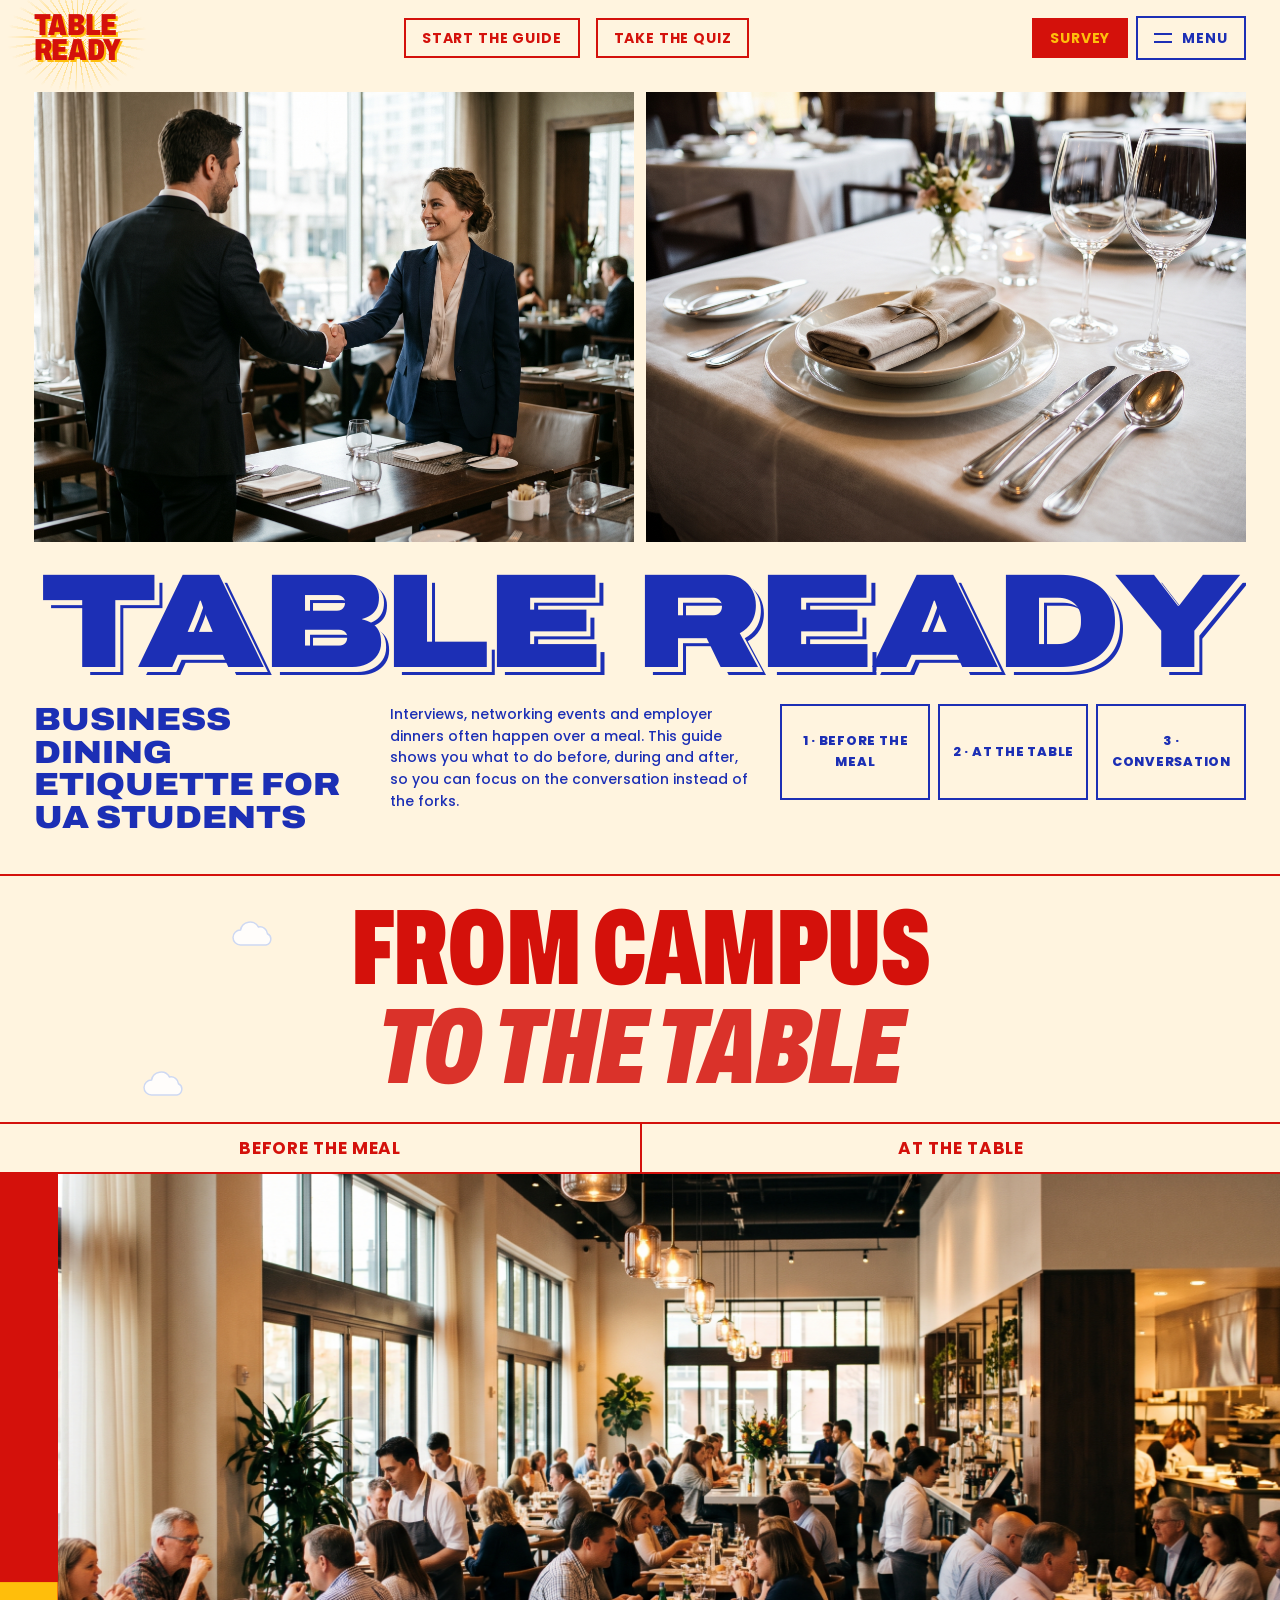
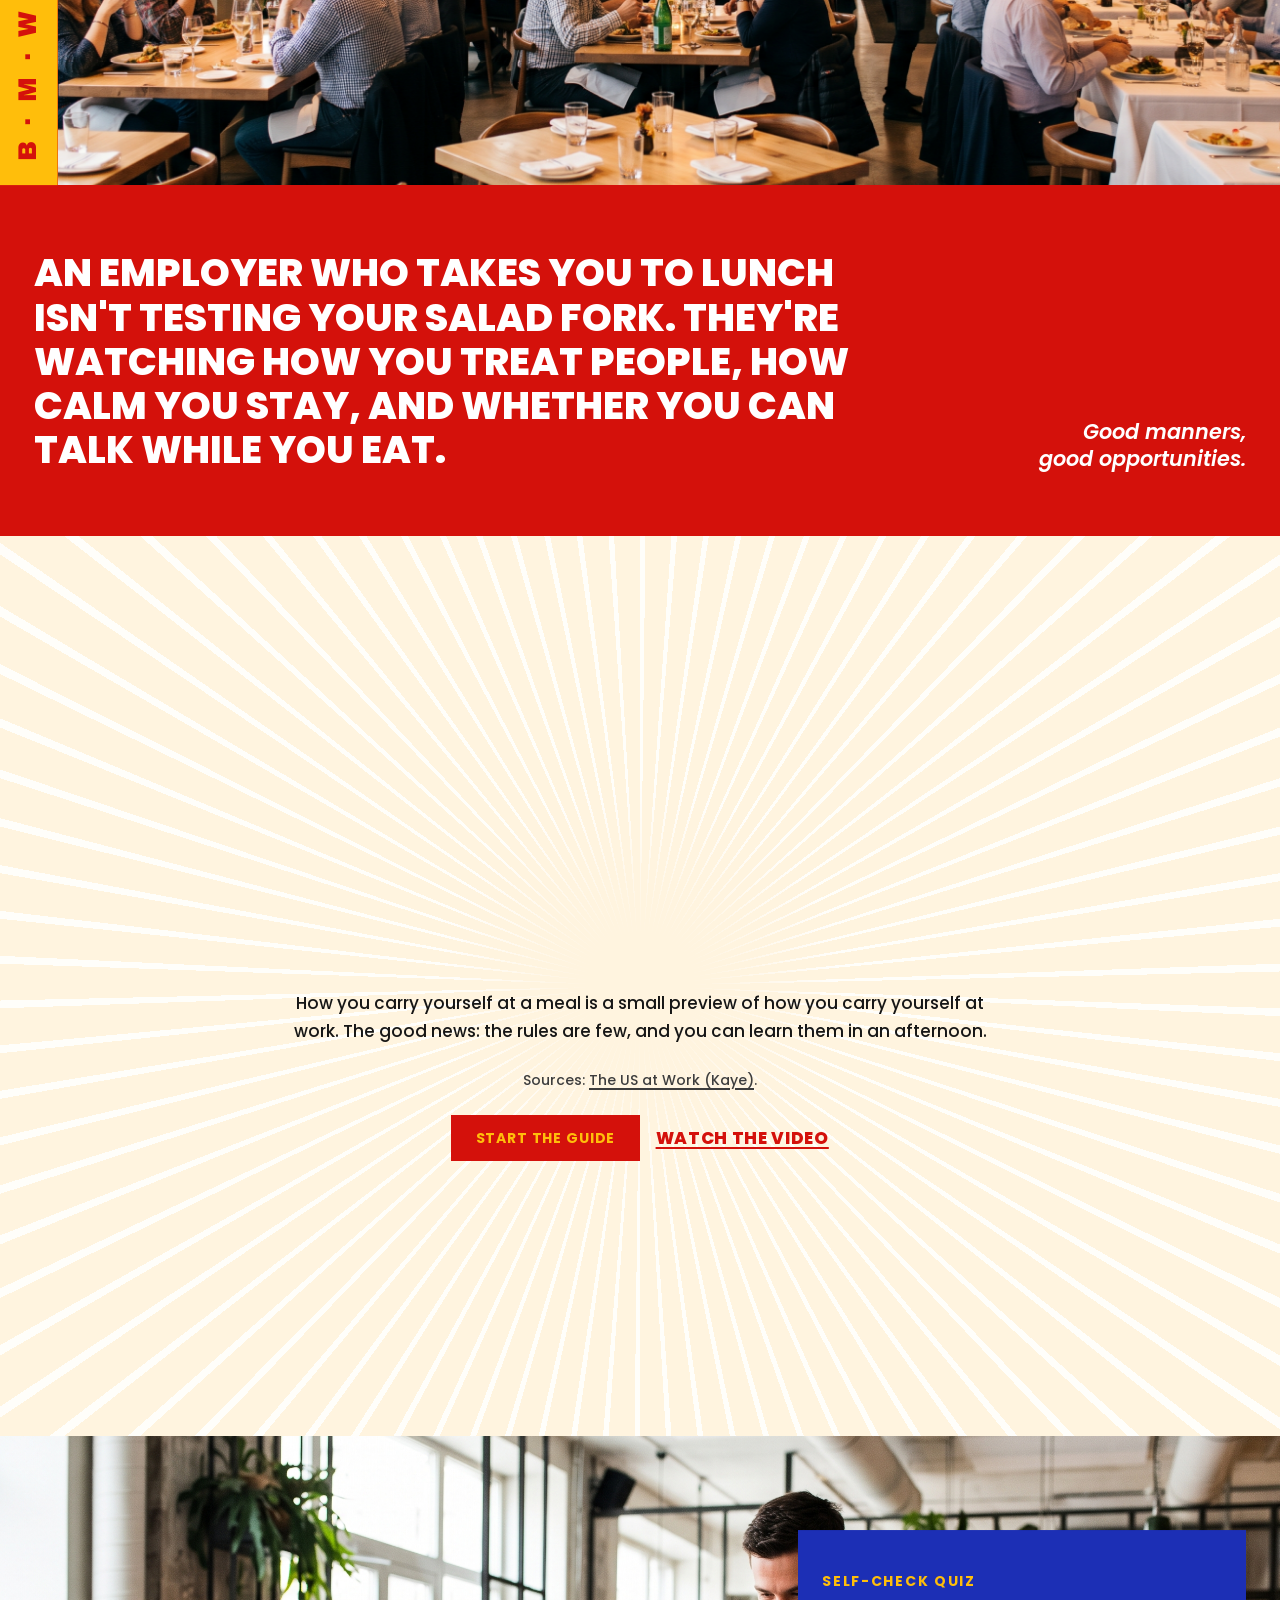
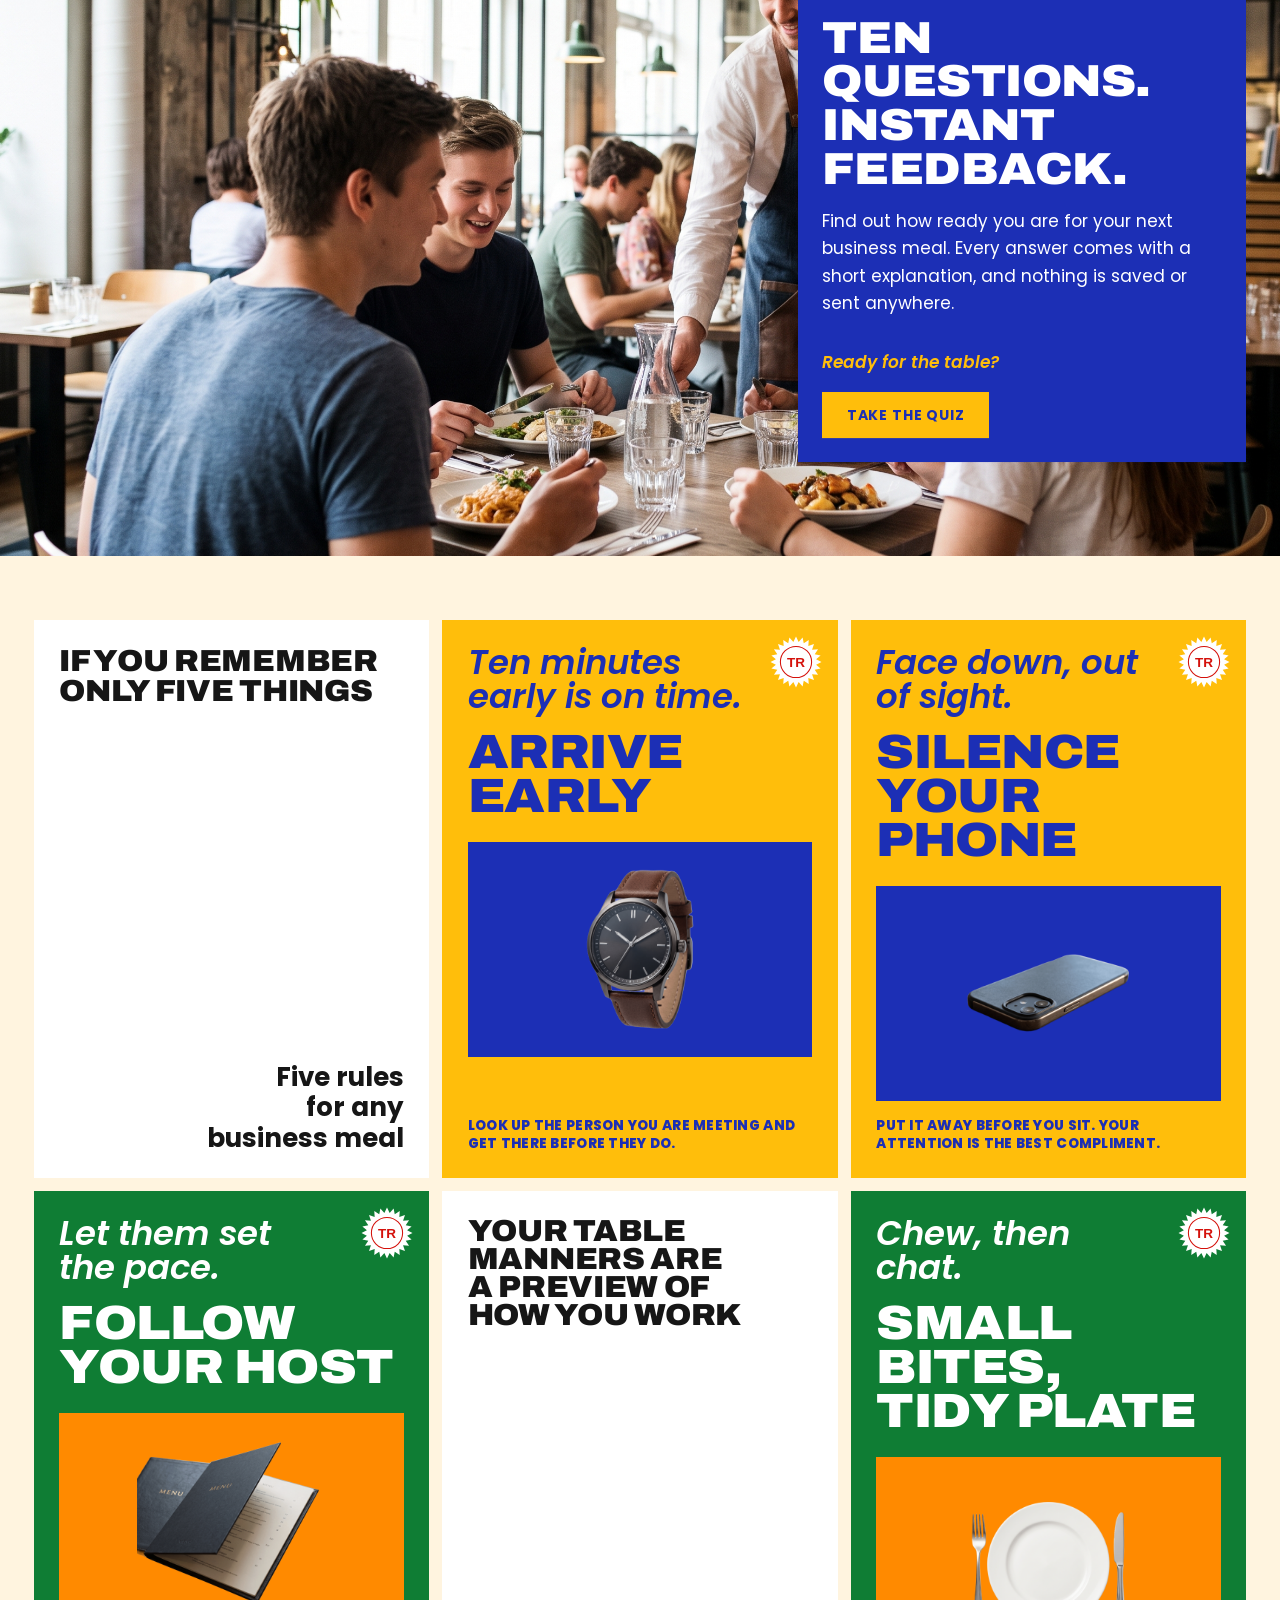
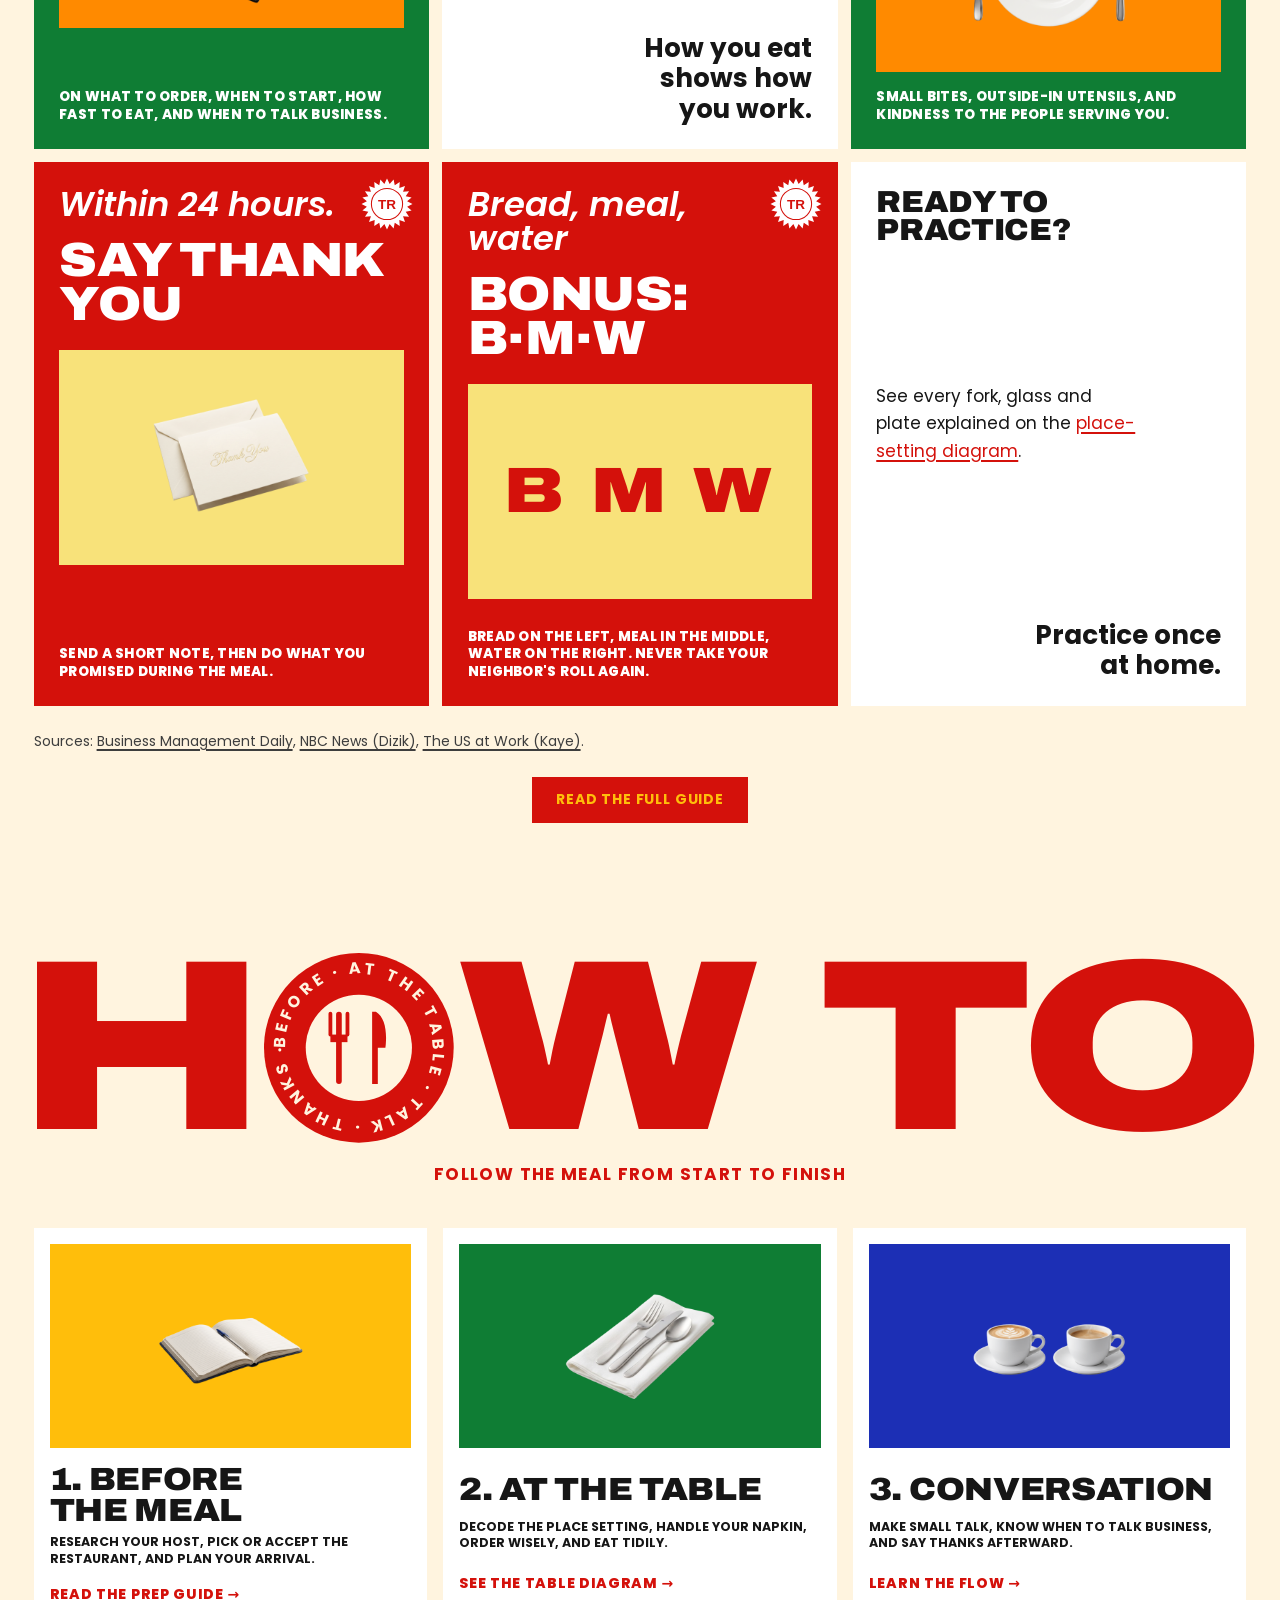
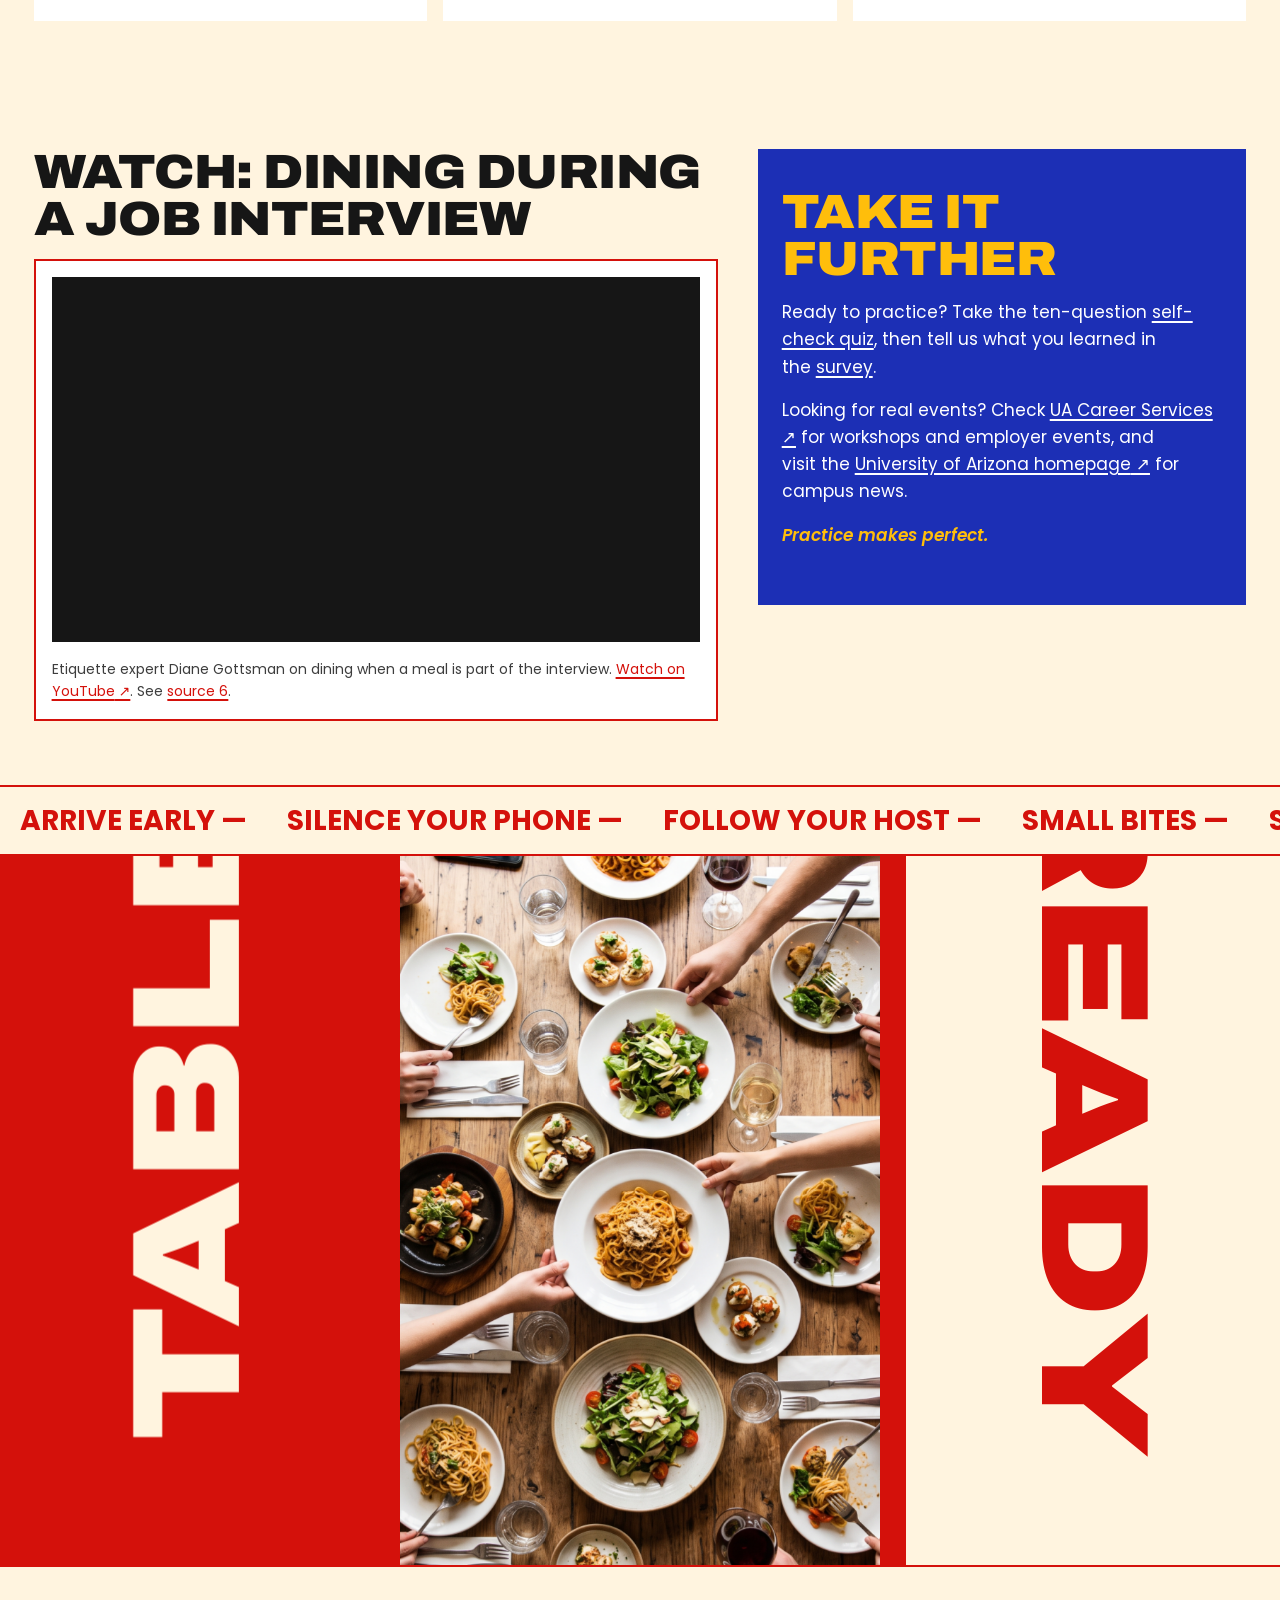
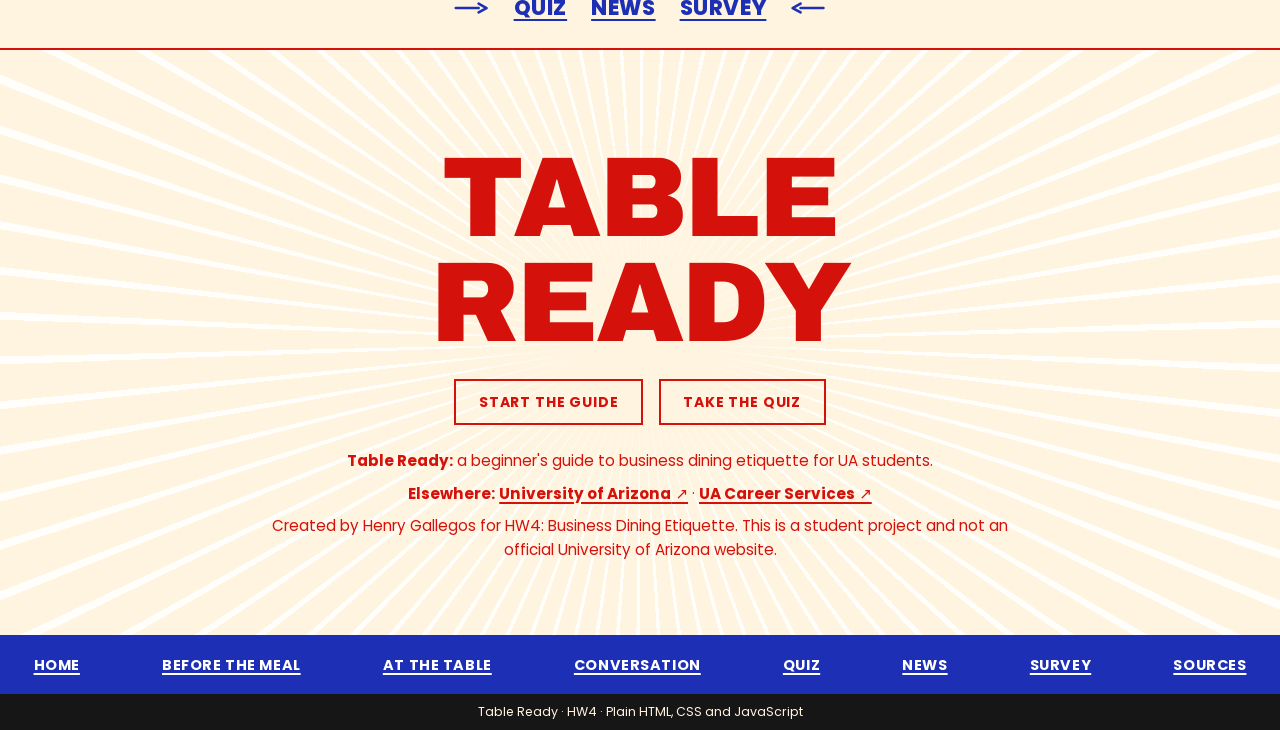
<file: index.html>
<!doctype html>
<html lang="en">
<head>
  <meta charset="utf-8">
  <meta name="viewport" content="width=device-width, initial-scale=1">
  <title>Table Ready – Business dining etiquette for students</title>
  <meta name="description" content="A beginner-friendly guide to business dining etiquette for UA students: what to do before, during and after a meal.">
  <meta name="theme-color" content="#fff4df">
  <link rel="icon" href="assets/img/favicon.svg" type="image/svg+xml">
  <script>(function(d){d.classList.add("js");try{if(!sessionStorage.getItem("tr-loaded")&&!matchMedia("(prefers-reduced-motion: reduce)").matches)d.classList.add("show-loader")}catch(e){}})(document.documentElement);</script>
  <link rel="preconnect" href="https://fonts.googleapis.com">
  <link rel="preconnect" href="https://fonts.gstatic.com" crossorigin>
  <link rel="stylesheet" href="https://fonts.googleapis.com/css2?family=Archivo:wdth,wght@62..125,500..900&family=Poppins:ital,wght@0,400;0,500;0,600;0,700;0,800;1,600;1,700&display=swap">
  <link rel="stylesheet" href="assets/css/styles.css">
</head>
<body>
  <a class="skip-link" href="#main">Skip to content</a>
  <div class="loader" aria-hidden="true"><span class="brand">Table <span>Ready</span></span></div>
  <header class="site-header">
    <div class="wrap bar">
      <a class="brand" href="index.html">Table <span>Ready</span></a>
      <div class="header-cta">
        <a class="btn-outline btn--sm" href="before.html">Start the guide</a>
        <a class="btn-outline btn--sm" href="quiz.html">Take the quiz</a>
      </div>
      <div class="header-right">
        <a class="btn btn--sm" href="survey.html">Survey</a>
        <button class="nav-toggle" type="button" aria-expanded="false" aria-controls="site-nav">
          <span class="bars" aria-hidden="true"></span><span class="nav-toggle-label">Menu</span>
        </button>
      </div>
    </div>
    <nav id="site-nav" class="site-nav" aria-label="Main">
      <ul>
          <li><a href="index.html" aria-current="page"><span>Home</span><small aria-hidden="true">Start here</small></a></li>
          <li><a href="before.html"><span>Before the meal</span><small aria-hidden="true">Prep &amp; arrival</small></a></li>
          <li><a href="at-the-table.html"><span>At the table</span><small aria-hidden="true">Place settings</small></a></li>
          <li><a href="conversation.html"><span>Conversation</span><small aria-hidden="true">Small talk &amp; the bill</small></a></li>
          <li><a href="quiz.html"><span>Quiz</span><small aria-hidden="true">Test yourself</small></a></li>
          <li><a href="news.html"><span>News</span><small aria-hidden="true">Latest tips</small></a></li>
          <li><a href="survey.html"><span>Survey</span><small aria-hidden="true">Tell us</small></a></li>
          <li><a href="references.html"><span>Sources</span><small aria-hidden="true">What we read</small></a></li>
      </ul>
    </nav>
  </header>

  <main id="main" tabindex="-1">

    <section class="hero">
      <div class="wrap">
        <div class="hero-photos">
          <figure class="ph " data-file="hero-1.jpg" data-size="1200×900 px"><img src="assets/img/photos/hero-1.jpg" alt="Two people in business clothes shaking hands across a restaurant table." width="1200" height="900" fetchpriority="high" decoding="async"></figure>
          <figure class="ph " data-file="hero-2.jpg" data-size="1200×900 px"><img src="assets/img/photos/hero-2.jpg" alt="Close-up of an elegant table set with glasses, cutlery and a white plate." width="1200" height="900" fetchpriority="high" decoding="async"></figure>
        </div>
        <div class="fit-box hero-title"><h1 class="mega mega--3d fit">Table Ready</h1></div>
        <div class="hero-row">
          <p class="tagline">Business dining etiquette for UA students</p>
          <p class="intro">Interviews, networking events and employer dinners often happen over a meal. This guide shows you what to do before, during and after, so you can focus on the conversation instead of the forks.</p>
          <nav class="box-links" aria-label="The guide in three steps">
            <a href="before.html">1 · Before the meal</a>
            <a href="at-the-table.html">2 · At the table</a>
            <a href="conversation.html">3 · Conversation</a>
          </nav>
        </div>
      </div>
    </section>

    <section class="journey" aria-labelledby="journey-title">
      <div class="journey-head">
        <img class="cloche" src="assets/img/cloche.svg" alt="" width="140" height="100" data-fly>
        <img class="cloud cloud--a" src="assets/img/cloud.svg" alt="" width="60" height="36">
        <img class="cloud cloud--b" src="assets/img/cloud.svg" alt="" width="60" height="36">
        <h2 id="journey-title" class="stretch" data-stretch><span>From campus</span> <span class="w2">to the table</span></h2>
      </div>
      <nav class="journey-tabs" aria-label="Jump to a step">
        <a href="before.html">Before the meal</a>
        <a href="at-the-table.html">At the table</a>
      </nav>
      <div class="journey-photo">
        <div class="rail" aria-hidden="true"><i></i><span>B · M · W</span></div>
        <figure class="ph " data-file="banner-wide.jpg" data-size="2400×1200 px"><img src="assets/img/photos/banner-wide.jpg" alt="A busy restaurant dining room with people talking over lunch." width="2400" height="1200" loading="lazy" decoding="async" data-parallax="6"></figure>
      </div>
    </section>

    <section class="band-red" aria-label="Why it matters">
      <div class="wrap">
        <p class="big reveal">An employer who takes you to lunch isn't testing your salad fork. They're watching how you treat people, how calm you stay, and whether you can talk while you eat.</p>
        <p class="deco reveal" aria-hidden="true" style="--i:2">Good manners,<br>good opportunities.</p>
      </div>
    </section>

    <section class="sunburst assemble" aria-labelledby="why">
      <div class="wrap">
        <h2 id="why" data-assemble>Manners that open doors</h2>
        <div class="prose stack reveal">
          <p>How you carry yourself at a meal is a small preview of how you carry yourself at work. The good news: the rules are few, and you can learn them in an afternoon.</p>
          <p class="sources-note">Sources: <a href="references.html#ref-4">The US at Work (Kaye)</a>.</p>
        </div>
        <div class="btn-row reveal">
          <a class="btn" href="before.html">Start the guide</a>
          <a class="link-strong" href="#watch">Watch the video</a>
        </div>
      </div>
    </section>

    <section class="feature" aria-labelledby="quiz-promo">
      <figure class="ph " data-file="feature-quiz.jpg" data-size="2400×1400 px"><img src="assets/img/photos/feature-quiz.jpg" alt="A waiter serving plates to two guests at a restaurant table." width="2400" height="1400" loading="lazy" decoding="async" data-parallax="5"></figure>
      <div class="feature-card reveal">
        <p class="eyebrow" style="color: var(--yellow)">Self-check quiz</p>
        <h2 id="quiz-promo">Ten questions. Instant feedback.</h2>
        <p>Find out how ready you are for your next business meal. Every answer comes with a short explanation, and nothing is saved or sent anywhere.</p>
        <p class="deco" aria-hidden="true">Ready for the table?</p>
        <a class="btn btn--yellow" href="quiz.html">Take the quiz</a>
      </div>
    </section>

    <section class="section" aria-labelledby="five">
      <div class="wrap">
        <div class="menu-grid">
          <div class="menu-card menu-card--white reveal">
            <h2 id="five">If you remember only five things</h2>
            <p class="deco" aria-hidden="true">Five rules<br>for any<br>business meal</p>
          </div>
          <article class="menu-card menu-card--yellow reveal" style="--i:1">
            <img class="badge" src="assets/img/badge.svg" alt="" width="52" height="52">
            <p class="deco" aria-hidden="true">Ten minutes early is on time.</p>
            <h3>Arrive early</h3>
            <div class="tile"><figure class="ph ph--cut" data-file="rule-1-arrive.png" data-size="1000×1000 px"><img src="assets/img/photos/rule-1-arrive.png" alt="A wristwatch." width="1000" height="1000" loading="lazy" decoding="async"></figure></div>
            <p class="desc">Look up the person you are meeting and get there before they do.</p>
          </article>
          <article class="menu-card menu-card--yellow reveal" style="--i:2">
            <img class="badge" src="assets/img/badge.svg" alt="" width="52" height="52">
            <p class="deco" aria-hidden="true">Face down, out of sight.</p>
            <h3>Silence your phone</h3>
            <div class="tile"><figure class="ph ph--cut" data-file="rule-2-phone.png" data-size="1000×1000 px"><img src="assets/img/photos/rule-2-phone.png" alt="A phone lying face down." width="1000" height="1000" loading="lazy" decoding="async"></figure></div>
            <p class="desc">Put it away before you sit. Your attention is the best compliment.</p>
          </article>
          <article class="menu-card menu-card--green reveal" style="--i:0">
            <img class="badge" src="assets/img/badge.svg" alt="" width="52" height="52">
            <p class="deco" aria-hidden="true">Let them set the pace.</p>
            <h3>Follow your host</h3>
            <div class="tile"><figure class="ph ph--cut" data-file="rule-3-host.png" data-size="1000×1000 px"><img src="assets/img/photos/rule-3-host.png" alt="An open restaurant menu." width="1000" height="1000" loading="lazy" decoding="async"></figure></div>
            <p class="desc">On what to order, when to start, how fast to eat, and when to talk business.</p>
          </article>
          <div class="menu-card menu-card--white reveal" style="--i:1">
            <h3>Your table manners are a preview of how you work</h3>
            <p class="deco" aria-hidden="true">How you eat<br>shows how<br>you work.</p>
          </div>
          <article class="menu-card menu-card--green reveal" style="--i:2">
            <img class="badge" src="assets/img/badge.svg" alt="" width="52" height="52">
            <p class="deco" aria-hidden="true">Chew, then chat.</p>
            <h3>Small bites, tidy plate</h3>
            <div class="tile"><figure class="ph ph--cut" data-file="rule-4-bites.png" data-size="1000×1000 px"><img src="assets/img/photos/rule-4-bites.png" alt="A plate with a fork and knife." width="1000" height="1000" loading="lazy" decoding="async"></figure></div>
            <p class="desc">Small bites, outside-in utensils, and kindness to the people serving you.</p>
          </article>
          <article class="menu-card menu-card--red reveal" style="--i:0">
            <img class="badge" src="assets/img/badge.svg" alt="" width="52" height="52">
            <p class="deco" aria-hidden="true">Within 24 hours.</p>
            <h3>Say thank you</h3>
            <div class="tile"><figure class="ph ph--cut" data-file="rule-5-thanks.png" data-size="1000×1000 px"><img src="assets/img/photos/rule-5-thanks.png" alt="A thank-you card in an envelope." width="1000" height="1000" loading="lazy" decoding="async"></figure></div>
            <p class="desc">Send a short note, then do what you promised during the meal.</p>
          </article>
          <article class="menu-card menu-card--red reveal" style="--i:1">
            <img class="badge" src="assets/img/badge.svg" alt="" width="52" height="52">
            <p class="deco" aria-hidden="true">Bread, meal, water</p>
            <h3>Bonus: B·M·W</h3>
            <div class="tile" aria-hidden="true"><span class="bmw">B M W</span></div>
            <p class="desc">Bread on the left, meal in the middle, water on the right. Never take your neighbor's roll again.</p>
          </article>
          <div class="menu-card menu-card--white reveal" style="--i:2">
            <h3>Ready to practice?</h3>
            <p>See every fork, glass and plate explained on the <a href="at-the-table.html">place-setting diagram</a>.</p>
            <p class="deco" aria-hidden="true">Practice once<br>at home.</p>
          </div>
        </div>
        <p class="sources-note">Sources: <a href="references.html#ref-1">Business Management Daily</a>, <a href="references.html#ref-2">NBC News (Dizik)</a>, <a href="references.html#ref-4">The US at Work (Kaye)</a>.</p>
        <div class="btn-row" style="justify-content:center"><a class="btn" href="before.html">Read the full guide</a></div>
      </div>
    </section>

    <section class="section" aria-labelledby="steps-title">
      <div class="wrap">
        <h2 id="steps-title" class="giant-word reveal"><span aria-hidden="true">H</span><span class="seal" aria-hidden="true"><svg viewBox="0 0 200 200">
            <defs><path id="seal-path" d="M100,100 m-78,0 a78,78 0 1,1 156,0 a78,78 0 1,1 -156,0"/></defs>
            <circle cx="100" cy="100" r="100" fill="#d4110b"/>
            <g class="ring"><text font-family="Poppins, sans-serif" font-weight="700" font-size="17" fill="#fff4df"><textPath href="#seal-path" textLength="486" lengthAdjust="spacing">BEFORE · AT THE TABLE · TALK · THANKS ·</textPath></text></g>
            <circle cx="100" cy="100" r="56" fill="#fff4df"/>
            <g fill="#d4110b"><rect x="76" y="62" width="6" height="76" rx="3"/><rect x="68" y="62" width="4" height="26" rx="2"/><rect x="86" y="62" width="4" height="26" rx="2"/><path d="M70 86h18v8H70z"/><path d="M118 62c10 6 12 22 10 38h-8v38h-6V62z"/></g>
          </svg></span><span aria-hidden="true">W&nbsp;TO</span><span class="visually-hidden">How to: follow the meal from start to finish</span></h2>
        <p class="giant-sub">Follow the meal from start to finish</p>
        <div class="step-cards">
          <a class="step-card reveal" href="before.html" style="--i:0">
            <figure class="ph " data-file="step-before.png" data-size="1000×1000 px" style="--ph-bg: var(--yellow)"><img src="assets/img/photos/step-before.png" alt="" width="1000" height="1000" loading="lazy" decoding="async"></figure>
            <div class="meta"><h3>1. Before the meal</h3><p>Research your host, pick or accept the restaurant, and plan your arrival.</p></div>
            <span class="go">Read the prep guide →</span>
          </a>
          <a class="step-card reveal" href="at-the-table.html" style="--i:1">
            <figure class="ph " data-file="step-table.png" data-size="1000×1000 px" style="--ph-bg: var(--green)"><img src="assets/img/photos/step-table.png" alt="" width="1000" height="1000" loading="lazy" decoding="async"></figure>
            <div class="meta"><h3>2. At the table</h3><p>Decode the place setting, handle your napkin, order wisely, and eat tidily.</p></div>
            <span class="go">See the table diagram →</span>
          </a>
          <a class="step-card reveal" href="conversation.html" style="--i:2">
            <figure class="ph " data-file="step-talk.png" data-size="1000×1000 px" style="--ph-bg: var(--blue)"><img src="assets/img/photos/step-talk.png" alt="" width="1000" height="1000" loading="lazy" decoding="async"></figure>
            <div class="meta"><h3>3. Conversation</h3><p>Make small talk, know when to talk business, and say thanks afterward.</p></div>
            <span class="go">Learn the flow →</span>
          </a>
        </div>
      </div>
    </section>

    <section class="section" aria-labelledby="watch">
      <div class="wrap split split--wide">
        <div class="reveal">
          <h2 id="watch">Watch: dining during a job interview</h2>
          <div class="video-box">
            <figure class="plain">
              <div class="video-frame">
                <iframe src="https://www.youtube-nocookie.com/embed/9KtuuLndWeg"
                        title="Job interview dining etiquette by etiquette expert Diane Gottsman"
                        loading="lazy" referrerpolicy="strict-origin-when-cross-origin"
                        allow="accelerometer; encrypted-media; gyroscope; picture-in-picture; fullscreen"
                        allowfullscreen></iframe>
              </div>
              <figcaption>Etiquette expert Diane Gottsman on dining when a meal is part of the interview.
                <a href="https://www.youtube.com/watch?v=9KtuuLndWeg" target="_blank" rel="noopener noreferrer" class="ext">Watch on YouTube<span class="visually-hidden"> (opens in a new tab)</span></a>.
                See <a href="references.html#ref-6">source 6</a>.</figcaption>
            </figure>
          </div>
        </div>
        <div class="panel-blue stack reveal" style="--i:1">
          <h2>Take it further</h2>
          <p>Ready to practice? Take the ten-question <a href="quiz.html">self-check quiz</a>, then tell us what you learned in the <a href="survey.html">survey</a>.</p>
          <p>Looking for real events? Check <a href="https://career.arizona.edu" target="_blank" rel="noopener noreferrer" class="ext">UA Career Services<span class="visually-hidden"> (opens in a new tab)</span></a> for workshops and employer events, and visit the <a href="https://www.arizona.edu" target="_blank" rel="noopener noreferrer" class="ext">University of Arizona homepage<span class="visually-hidden"> (opens in a new tab)</span></a> for campus news.</p>
          <p class="deco" aria-hidden="true" style="color: var(--yellow)">Practice makes perfect.</p>
        </div>
      </div>
    </section>

    <div class="marquee" aria-hidden="true"><div class="marquee-track"><span>Arrive early —</span><span>Silence your phone —</span><span>Follow your host —</span><span>Small bites —</span><span>Say thank you —</span><span>Ten minutes early is on time. —</span><span>Arrive early —</span><span>Silence your phone —</span><span>Follow your host —</span><span>Small bites —</span><span>Say thank you —</span><span>Ten minutes early is on time. —</span></div></div>

    <section class="collage" aria-label="Photo collage">
      <div class="col-word" aria-hidden="true"><span data-vertical="up">Table</span></div>
      <figure class="ph " data-file="collage-table.jpg" data-size="1200×1500 px"><img src="assets/img/photos/collage-table.jpg" alt="A table seen from above with several shared dishes, glasses and cutlery." width="1200" height="1500" loading="lazy" decoding="async" data-parallax="4"></figure>
      <div class="col-word col-word--right" aria-hidden="true"><span data-vertical="down">Ready</span></div>
    </section>
    <nav class="socials" aria-label="More on this site">
      <svg viewBox="0 0 40 16" aria-hidden="true"><path d="M2 8h26M28 3l9 5-9 5" fill="none" stroke="currentColor" stroke-width="3" stroke-linecap="round" stroke-linejoin="round"/></svg>
      <a href="quiz.html">Quiz</a>
      <a href="news.html">News</a>
      <a href="survey.html">Survey</a>
      <svg viewBox="0 0 40 16" aria-hidden="true"><path d="M38 8H12M12 3L3 8l9 5" fill="none" stroke="currentColor" stroke-width="3" stroke-linecap="round" stroke-linejoin="round"/></svg>
    </nav>

  </main>

  <footer class="site-footer">
    <section class="sunburst footer-sun" aria-label="About this site">
      <div class="wrap">
        <p class="mega reveal" aria-hidden="true">Table<br>Ready</p>
        <div class="btn-row">
          <a class="btn-outline" href="before.html">Start the guide</a>
          <a class="btn-outline" href="quiz.html">Take the quiz</a>
        </div>
        <div class="footer-info">
          <p><strong>Table Ready:</strong> a beginner's guide to business dining etiquette for UA students.</p>
          <p><strong>Elsewhere:</strong> <a href="https://www.arizona.edu" target="_blank" rel="noopener noreferrer" class="ext">University of Arizona<span class="visually-hidden"> (opens in a new tab)</span></a> · <a href="https://career.arizona.edu" target="_blank" rel="noopener noreferrer" class="ext">UA Career Services<span class="visually-hidden"> (opens in a new tab)</span></a></p>
          <p>Created by Henry Gallegos for HW4: Business Dining Etiquette. This is a student project and not an official University of Arizona website.</p>
        </div>
      </div>
    </section>
    <nav class="footer-nav" aria-label="Footer">
      <ul>
        <li><a href="index.html">Home</a></li>
        <li><a href="before.html">Before the meal</a></li>
        <li><a href="at-the-table.html">At the table</a></li>
        <li><a href="conversation.html">Conversation</a></li>
        <li><a href="quiz.html">Quiz</a></li>
        <li><a href="news.html">News</a></li>
        <li><a href="survey.html">Survey</a></li>
        <li><a href="references.html">Sources</a></li>
      </ul>
    </nav>
    <div class="footer-base"><p>Table Ready · HW4 · Plain HTML, CSS and JavaScript</p></div>
  </footer>
  <script src="assets/js/nav.js" defer></script>
  <script src="assets/js/fx.js" defer></script>
</body>
</html>
</file>
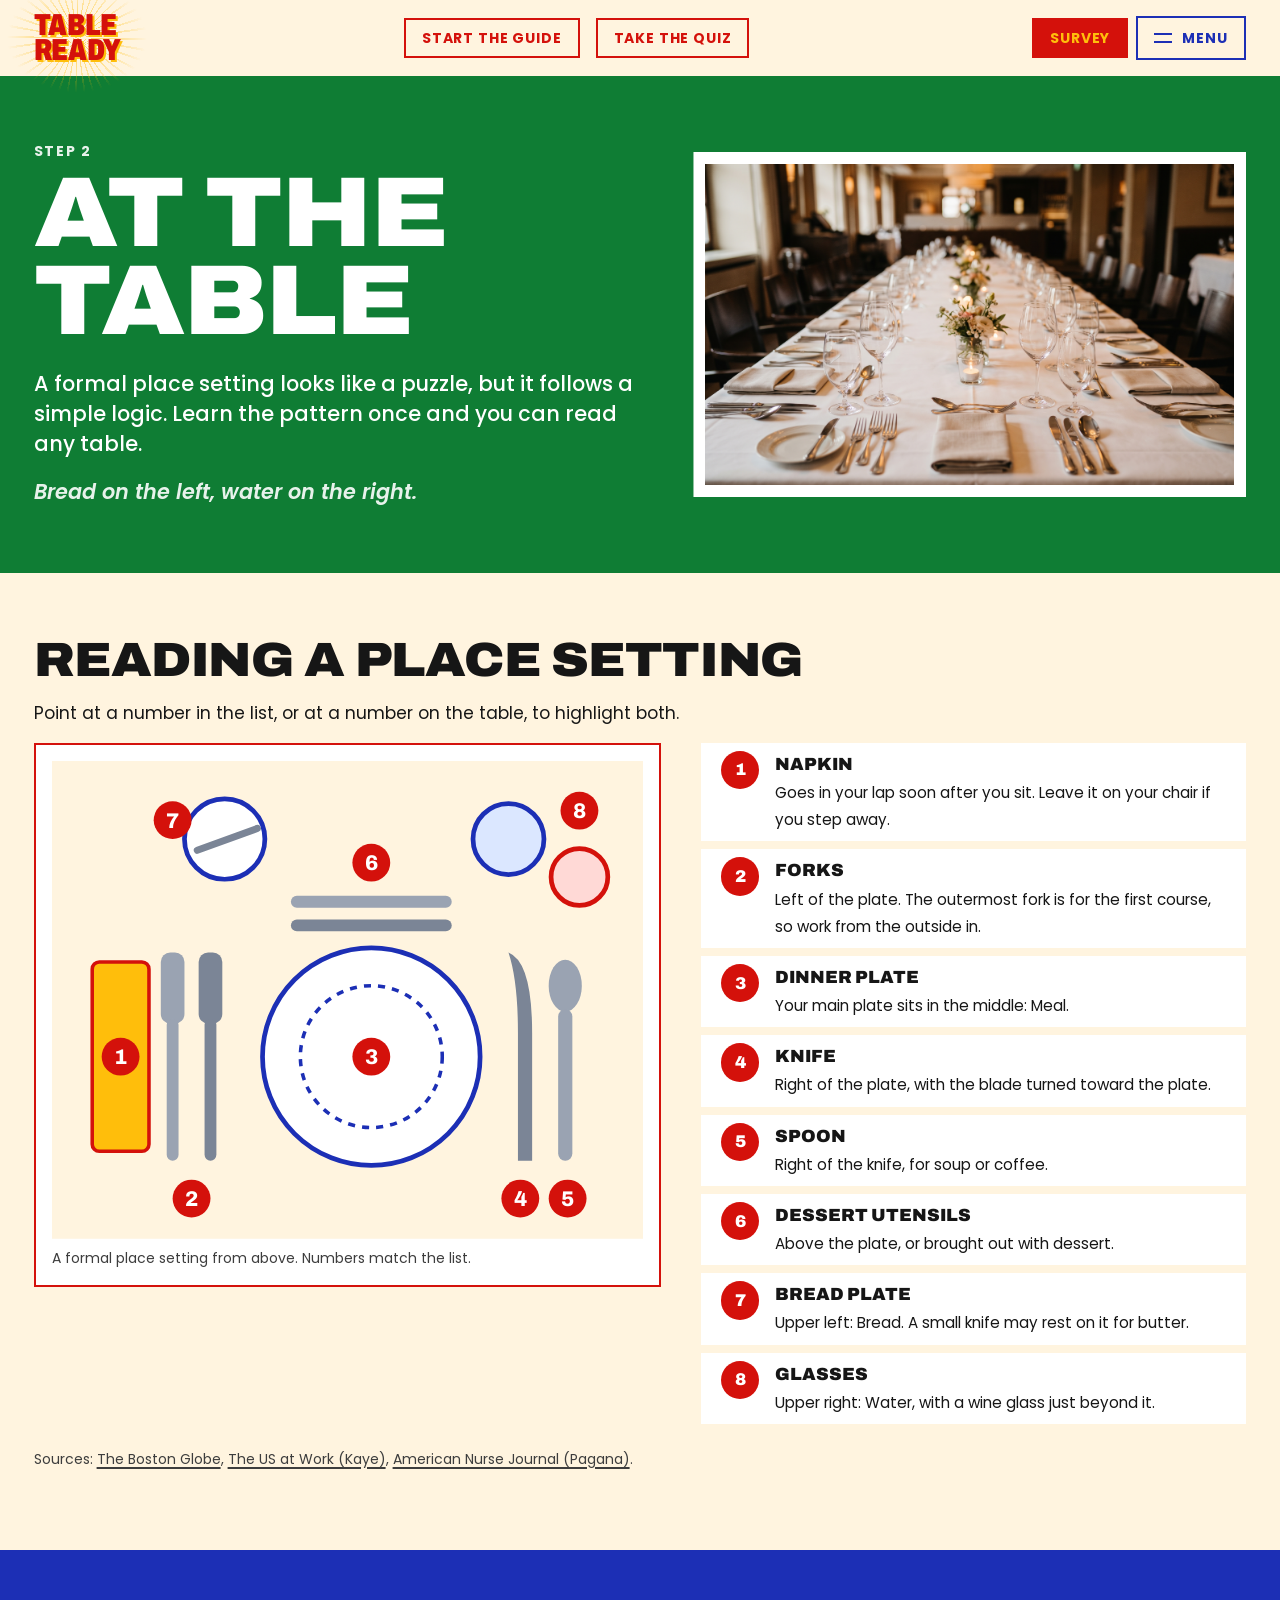
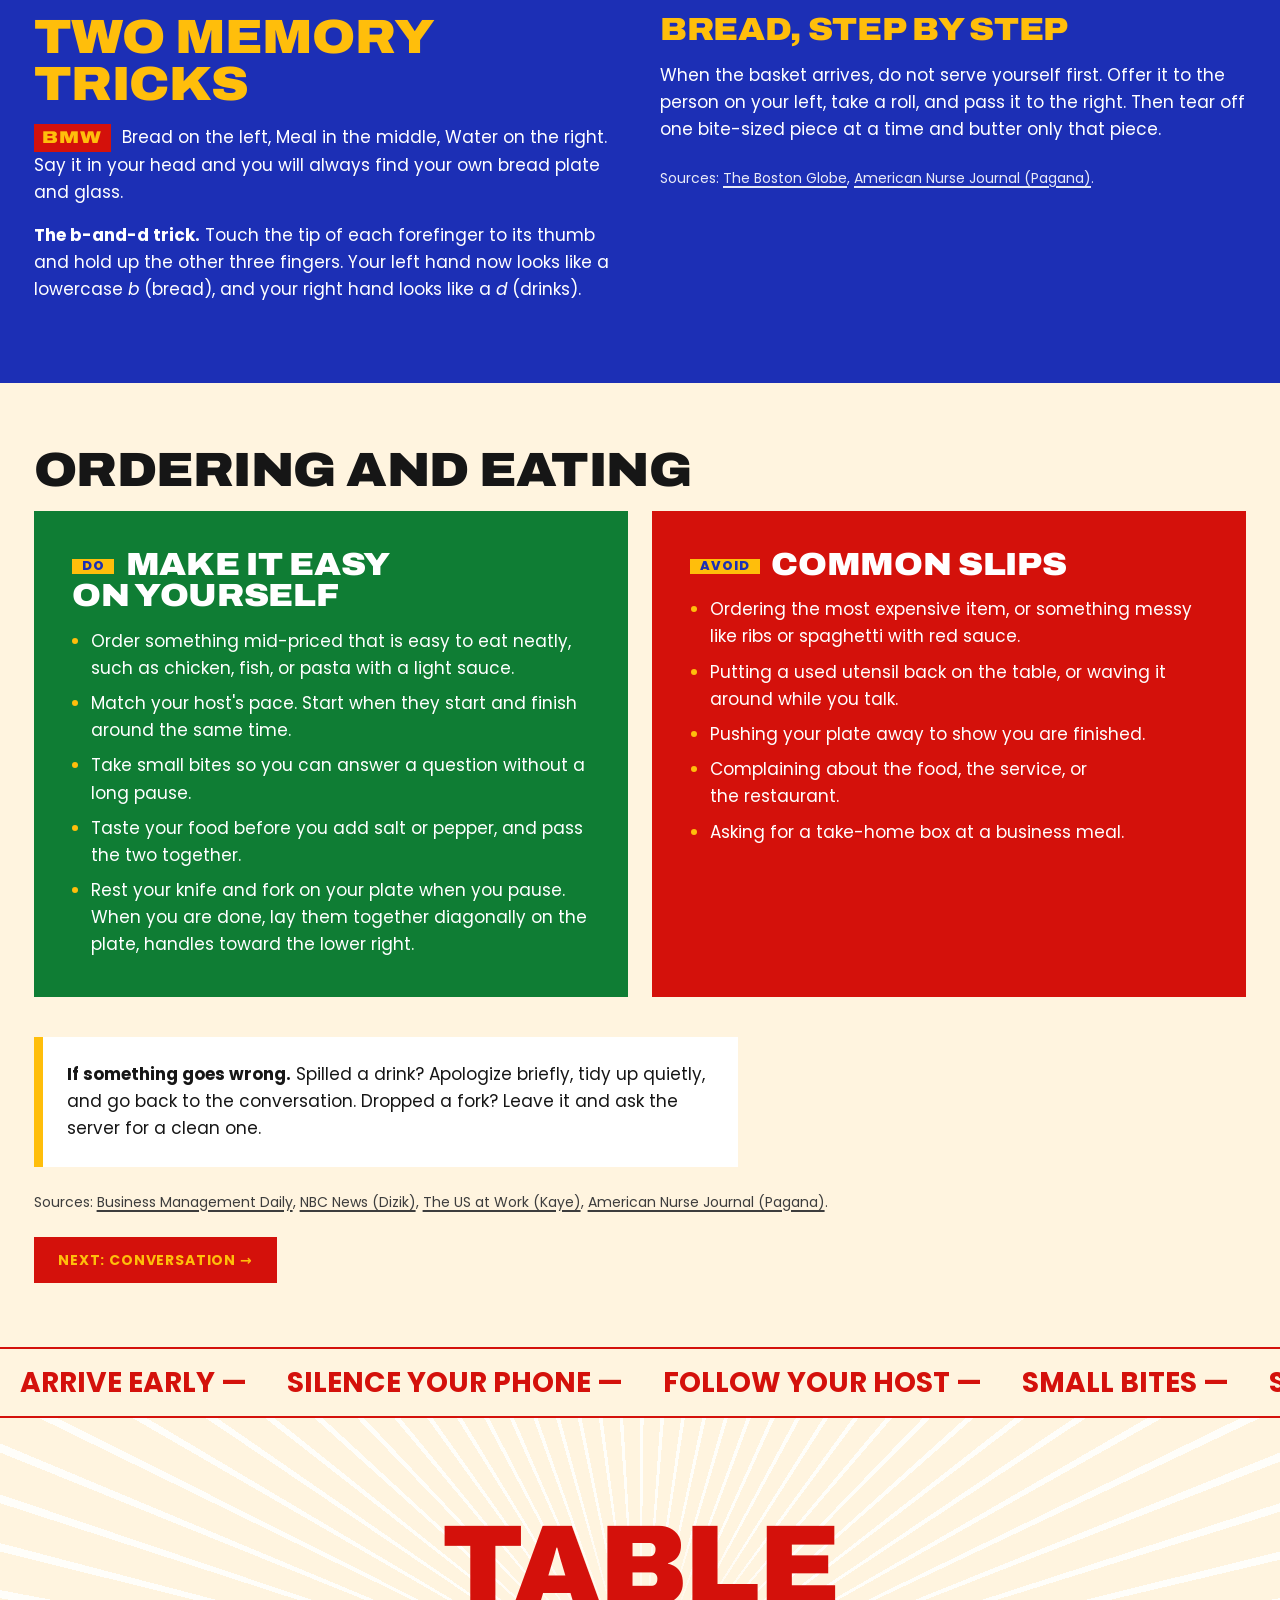
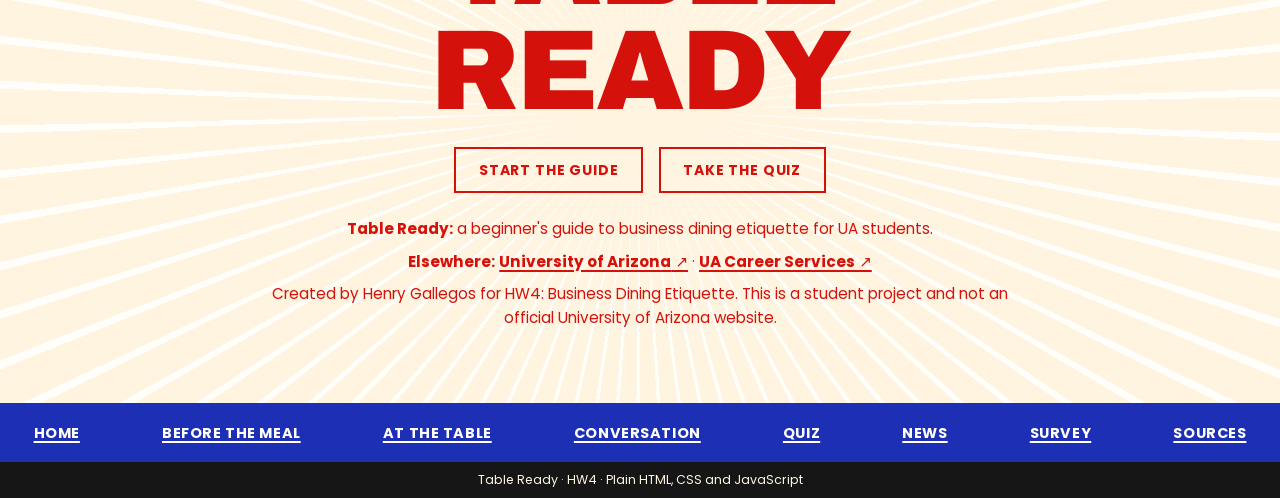
<file: at-the-table.html>
<!doctype html>
<html lang="en">
<head>
  <meta charset="utf-8">
  <meta name="viewport" content="width=device-width, initial-scale=1">
  <title>At the table – Table Ready</title>
  <meta name="description" content="How to read a formal place setting, use your napkin and utensils, handle bread, and order and eat neatly at a business meal.">
  <meta name="theme-color" content="#fff4df">
  <link rel="icon" href="assets/img/favicon.svg" type="image/svg+xml">
  <script>(function(d){d.classList.add("js");try{if(!sessionStorage.getItem("tr-loaded")&&!matchMedia("(prefers-reduced-motion: reduce)").matches)d.classList.add("show-loader")}catch(e){}})(document.documentElement);</script>
  <link rel="preconnect" href="https://fonts.googleapis.com">
  <link rel="preconnect" href="https://fonts.gstatic.com" crossorigin>
  <link rel="stylesheet" href="https://fonts.googleapis.com/css2?family=Archivo:wdth,wght@62..125,500..900&family=Poppins:ital,wght@0,400;0,500;0,600;0,700;0,800;1,600;1,700&display=swap">
  <link rel="stylesheet" href="assets/css/styles.css">
</head>
<body>
  <a class="skip-link" href="#main">Skip to content</a>
  <div class="loader" aria-hidden="true"><span class="brand">Table <span>Ready</span></span></div>
  <header class="site-header">
    <div class="wrap bar">
      <a class="brand" href="index.html">Table <span>Ready</span></a>
      <div class="header-cta">
        <a class="btn-outline btn--sm" href="before.html">Start the guide</a>
        <a class="btn-outline btn--sm" href="quiz.html">Take the quiz</a>
      </div>
      <div class="header-right">
        <a class="btn btn--sm" href="survey.html">Survey</a>
        <button class="nav-toggle" type="button" aria-expanded="false" aria-controls="site-nav">
          <span class="bars" aria-hidden="true"></span><span class="nav-toggle-label">Menu</span>
        </button>
      </div>
    </div>
    <nav id="site-nav" class="site-nav" aria-label="Main">
      <ul>
          <li><a href="index.html"><span>Home</span><small aria-hidden="true">Start here</small></a></li>
          <li><a href="before.html"><span>Before the meal</span><small aria-hidden="true">Prep &amp; arrival</small></a></li>
          <li><a href="at-the-table.html" aria-current="page"><span>At the table</span><small aria-hidden="true">Place settings</small></a></li>
          <li><a href="conversation.html"><span>Conversation</span><small aria-hidden="true">Small talk &amp; the bill</small></a></li>
          <li><a href="quiz.html"><span>Quiz</span><small aria-hidden="true">Test yourself</small></a></li>
          <li><a href="news.html"><span>News</span><small aria-hidden="true">Latest tips</small></a></li>
          <li><a href="survey.html"><span>Survey</span><small aria-hidden="true">Tell us</small></a></li>
          <li><a href="references.html"><span>Sources</span><small aria-hidden="true">What we read</small></a></li>
      </ul>
    </nav>
  </header>

  <main id="main" tabindex="-1">

    <header class="poster-head poster-head--green">
      <div class="wrap">
        <div>
          <p class="eyebrow">Step 2</p>
          <h1>At the table</h1>
          <p class="lede">A formal place setting looks like a puzzle, but it follows a simple logic. Learn the pattern once and you can read any table.</p>
          <p class="deco" aria-hidden="true">Bread on the left, water on the right.</p>
        </div>
        <figure class="ph reveal-clip" data-file="head-table.jpg" data-size="1600×1000 px"><img src="assets/img/photos/head-table.jpg" alt="A formal table set for dinner with plates, glasses and cutlery." width="1600" height="1000" fetchpriority="high" decoding="async"></figure>
      </div>
    </header>

    <section class="section" aria-labelledby="setting">
      <div class="wrap">
        <h2 id="setting" class="reveal">Reading a place setting</h2>
        <p class="reveal">Point at a number in the list, or at a number on the table, to highlight both.</p>
        <div class="diagram">
          <figure class="reveal">
<svg viewBox="-135 -125 250 202" role="img" aria-labelledby="dg-t dg-d" xmlns="http://www.w3.org/2000/svg">
  <title id="dg-t">A formal place setting seen from above</title>
  <desc id="dg-d">Numbered diagram: 1 napkin on the far left, 2 salad and dinner forks, 3 dinner plate in the middle, 4 knife, 5 spoon, 6 dessert utensils above the plate, 7 bread plate at upper left, 8 water and wine glasses at upper right. The numbered list beside the diagram explains each item.</desc>
  <rect x="-135" y="-125" width="250" height="202" fill="#fff4df"/>
  <rect x="-118" y="-40" width="24" height="80" rx="3" fill="#ffbe0b" stroke="#d4110b" stroke-width="1.5"/>
  <rect x="-89" y="-44" width="10" height="30" rx="4" fill="#9aa3b2"/><rect x="-86.5" y="-16" width="5" height="60" rx="2.5" fill="#9aa3b2"/>
  <rect x="-73" y="-44" width="10" height="30" rx="4" fill="#7b8596"/><rect x="-70.5" y="-16" width="5" height="60" rx="2.5" fill="#7b8596"/>
  <circle r="46" fill="#ffffff" stroke="#1c2fb5" stroke-width="2"/>
  <circle r="30" fill="none" stroke="#1c2fb5" stroke-width="1.5" stroke-dasharray="3 3"/>
  <path d="M58 -44 q10 4 10 34 v54 h-6 v-54 q0 -22 -4 -34z" fill="#7b8596"/>
  <ellipse cx="82" cy="-30" rx="7" ry="11" fill="#9aa3b2"/><rect x="79" y="-20" width="6" height="64" rx="3" fill="#9aa3b2"/>
  <rect x="-34" y="-68" width="68" height="5" rx="2.5" fill="#9aa3b2"/><rect x="-34" y="-58" width="68" height="5" rx="2.5" fill="#7b8596"/>
  <circle cx="-62" cy="-92" r="17" fill="#ffffff" stroke="#1c2fb5" stroke-width="2"/>
  <rect x="-76" y="-93" width="30" height="3" rx="1.5" fill="#7b8596" transform="rotate(-20 -62 -92)"/>
  <circle cx="58" cy="-92" r="15" fill="#dbe7ff" stroke="#1c2fb5" stroke-width="2"/>
  <circle cx="88" cy="-76" r="12" fill="#ffd9d6" stroke="#d4110b" stroke-width="2"/>
  <g font-family="Archivo, Arial, sans-serif" font-size="9" font-weight="800" text-anchor="middle" aria-hidden="true">
    <g class="marker"><circle cx="-106" cy="0" r="8" fill="#d4110b"/><text x="-106" y="0" dy=".35em" fill="#fff">1</text></g>
    <g class="marker"><circle cx="-76" cy="60" r="8" fill="#d4110b"/><text x="-76" y="60" dy=".35em" fill="#fff">2</text></g>
    <g class="marker"><circle cx="0" cy="0" r="8" fill="#d4110b"/><text x="0" y="0" dy=".35em" fill="#fff">3</text></g>
    <g class="marker"><circle cx="63" cy="60" r="8" fill="#d4110b"/><text x="63" y="60" dy=".35em" fill="#fff">4</text></g>
    <g class="marker"><circle cx="83" cy="60" r="8" fill="#d4110b"/><text x="83" y="60" dy=".35em" fill="#fff">5</text></g>
    <g class="marker"><circle cx="0" cy="-82" r="8" fill="#d4110b"/><text x="0" y="-82" dy=".35em" fill="#fff">6</text></g>
    <g class="marker"><circle cx="-84" cy="-100" r="8" fill="#d4110b"/><text x="-84" y="-100" dy=".35em" fill="#fff">7</text></g>
    <g class="marker"><circle cx="88" cy="-104" r="8" fill="#d4110b"/><text x="88" y="-104" dy=".35em" fill="#fff">8</text></g>
  </g>
</svg>
            <figcaption>A formal place setting from above. Numbers match the list.</figcaption>
          </figure>
          <ol class="legend reveal" style="--i:1">
            <li><div><strong>Napkin</strong><span>Goes in your lap soon after you sit. Leave it on your chair if you step away.</span></div></li>
            <li><div><strong>Forks</strong><span>Left of the plate. The outermost fork is for the first course, so work from the outside in.</span></div></li>
            <li><div><strong>Dinner plate</strong><span>Your main plate sits in the middle: Meal.</span></div></li>
            <li><div><strong>Knife</strong><span>Right of the plate, with the blade turned toward the plate.</span></div></li>
            <li><div><strong>Spoon</strong><span>Right of the knife, for soup or coffee.</span></div></li>
            <li><div><strong>Dessert utensils</strong><span>Above the plate, or brought out with dessert.</span></div></li>
            <li><div><strong>Bread plate</strong><span>Upper left: Bread. A small knife may rest on it for butter.</span></div></li>
            <li><div><strong>Glasses</strong><span>Upper right: Water, with a wine glass just beyond it.</span></div></li>
          </ol>
        </div>
        <p class="sources-note">Sources: <a href="references.html#ref-3">The Boston Globe</a>, <a href="references.html#ref-4">The US at Work (Kaye)</a>, <a href="references.html#ref-5">American Nurse Journal (Pagana)</a>.</p>
      </div>
    </section>

    <section class="band band--blue" aria-labelledby="tricks">
      <div class="wrap split">
        <div class="stack reveal">
          <h2 id="tricks">Two memory tricks</h2>
          <p><span class="mnemonic">BMW</span> Bread on the left, Meal in the middle, Water on the right. Say it in your head and you will always find your own bread plate and glass.</p>
          <p><strong>The b-and-d trick.</strong> Touch the tip of each forefinger to its thumb and hold up the other three fingers. Your left hand now looks like a lowercase <em>b</em> (bread), and your right hand looks like a <em>d</em> (drinks).</p>
        </div>
        <div class="stack reveal" style="--i:1">
          <h3>Bread, step by step</h3>
          <p>When the basket arrives, do not serve yourself first. Offer it to the person on your left, take a roll, and pass it to the right. Then tear off one bite-sized piece at a time and butter only that piece.</p>
          <p class="sources-note">Sources: <a href="references.html#ref-3">The Boston Globe</a>, <a href="references.html#ref-5">American Nurse Journal (Pagana)</a>.</p>
        </div>
      </div>
    </section>

    <section class="section" aria-labelledby="eating">
      <div class="wrap">
        <h2 id="eating" class="reveal">Ordering and eating</h2>
        <div class="callouts">
          <div class="callout callout--do reveal">
            <h3><span class="tag">Do</span> Make it easy on yourself</h3>
            <ul>
              <li>Order something mid-priced that is easy to eat neatly, such as chicken, fish, or pasta with a light sauce.</li>
              <li>Match your host's pace. Start when they start and finish around the same time.</li>
              <li>Take small bites so you can answer a question without a long pause.</li>
              <li>Taste your food before you add salt or pepper, and pass the two together.</li>
              <li>Rest your knife and fork on your plate when you pause. When you are done, lay them together diagonally on the plate, handles toward the lower right.</li>
            </ul>
          </div>
          <div class="callout callout--avoid reveal" style="--i:1">
            <h3><span class="tag">Avoid</span> Common slips</h3>
            <ul>
              <li>Ordering the most expensive item, or something messy like ribs or spaghetti with red sauce.</li>
              <li>Putting a used utensil back on the table, or waving it around while you talk.</li>
              <li>Pushing your plate away to show you are finished.</li>
              <li>Complaining about the food, the service, or the restaurant.</li>
              <li>Asking for a take-home box at a business meal.</li>
            </ul>
          </div>
        </div>
        <div class="aside-note prose spaced reveal">
          <p><strong>If something goes wrong.</strong> Spilled a drink? Apologize briefly, tidy up quietly, and go back to the conversation. Dropped a fork? Leave it and ask the server for a clean one.</p>
        </div>
        <p class="sources-note">Sources: <a href="references.html#ref-1">Business Management Daily</a>, <a href="references.html#ref-2">NBC News (Dizik)</a>, <a href="references.html#ref-4">The US at Work (Kaye)</a>, <a href="references.html#ref-5">American Nurse Journal (Pagana)</a>.</p>
        <div class="btn-row"><a class="btn" href="conversation.html">Next: conversation →</a></div>
      </div>
    </section>

  </main>

  <footer class="site-footer">
    <div class="marquee" aria-hidden="true"><div class="marquee-track"><span>Arrive early —</span><span>Silence your phone —</span><span>Follow your host —</span><span>Small bites —</span><span>Say thank you —</span><span>Ten minutes early is on time. —</span><span>Arrive early —</span><span>Silence your phone —</span><span>Follow your host —</span><span>Small bites —</span><span>Say thank you —</span><span>Ten minutes early is on time. —</span></div></div>
    <section class="sunburst footer-sun" aria-label="About this site">
      <div class="wrap">
        <p class="mega reveal" aria-hidden="true">Table<br>Ready</p>
        <div class="btn-row">
          <a class="btn-outline" href="before.html">Start the guide</a>
          <a class="btn-outline" href="quiz.html">Take the quiz</a>
        </div>
        <div class="footer-info">
          <p><strong>Table Ready:</strong> a beginner's guide to business dining etiquette for UA students.</p>
          <p><strong>Elsewhere:</strong> <a href="https://www.arizona.edu" target="_blank" rel="noopener noreferrer" class="ext">University of Arizona<span class="visually-hidden"> (opens in a new tab)</span></a> · <a href="https://career.arizona.edu" target="_blank" rel="noopener noreferrer" class="ext">UA Career Services<span class="visually-hidden"> (opens in a new tab)</span></a></p>
          <p>Created by Henry Gallegos for HW4: Business Dining Etiquette. This is a student project and not an official University of Arizona website.</p>
        </div>
      </div>
    </section>
    <nav class="footer-nav" aria-label="Footer">
      <ul>
        <li><a href="index.html">Home</a></li>
        <li><a href="before.html">Before the meal</a></li>
        <li><a href="at-the-table.html">At the table</a></li>
        <li><a href="conversation.html">Conversation</a></li>
        <li><a href="quiz.html">Quiz</a></li>
        <li><a href="news.html">News</a></li>
        <li><a href="survey.html">Survey</a></li>
        <li><a href="references.html">Sources</a></li>
      </ul>
    </nav>
    <div class="footer-base"><p>Table Ready · HW4 · Plain HTML, CSS and JavaScript</p></div>
  </footer>
  <script src="assets/js/nav.js" defer></script>
  <script src="assets/js/fx.js" defer></script>
</body>
</html>
</file>
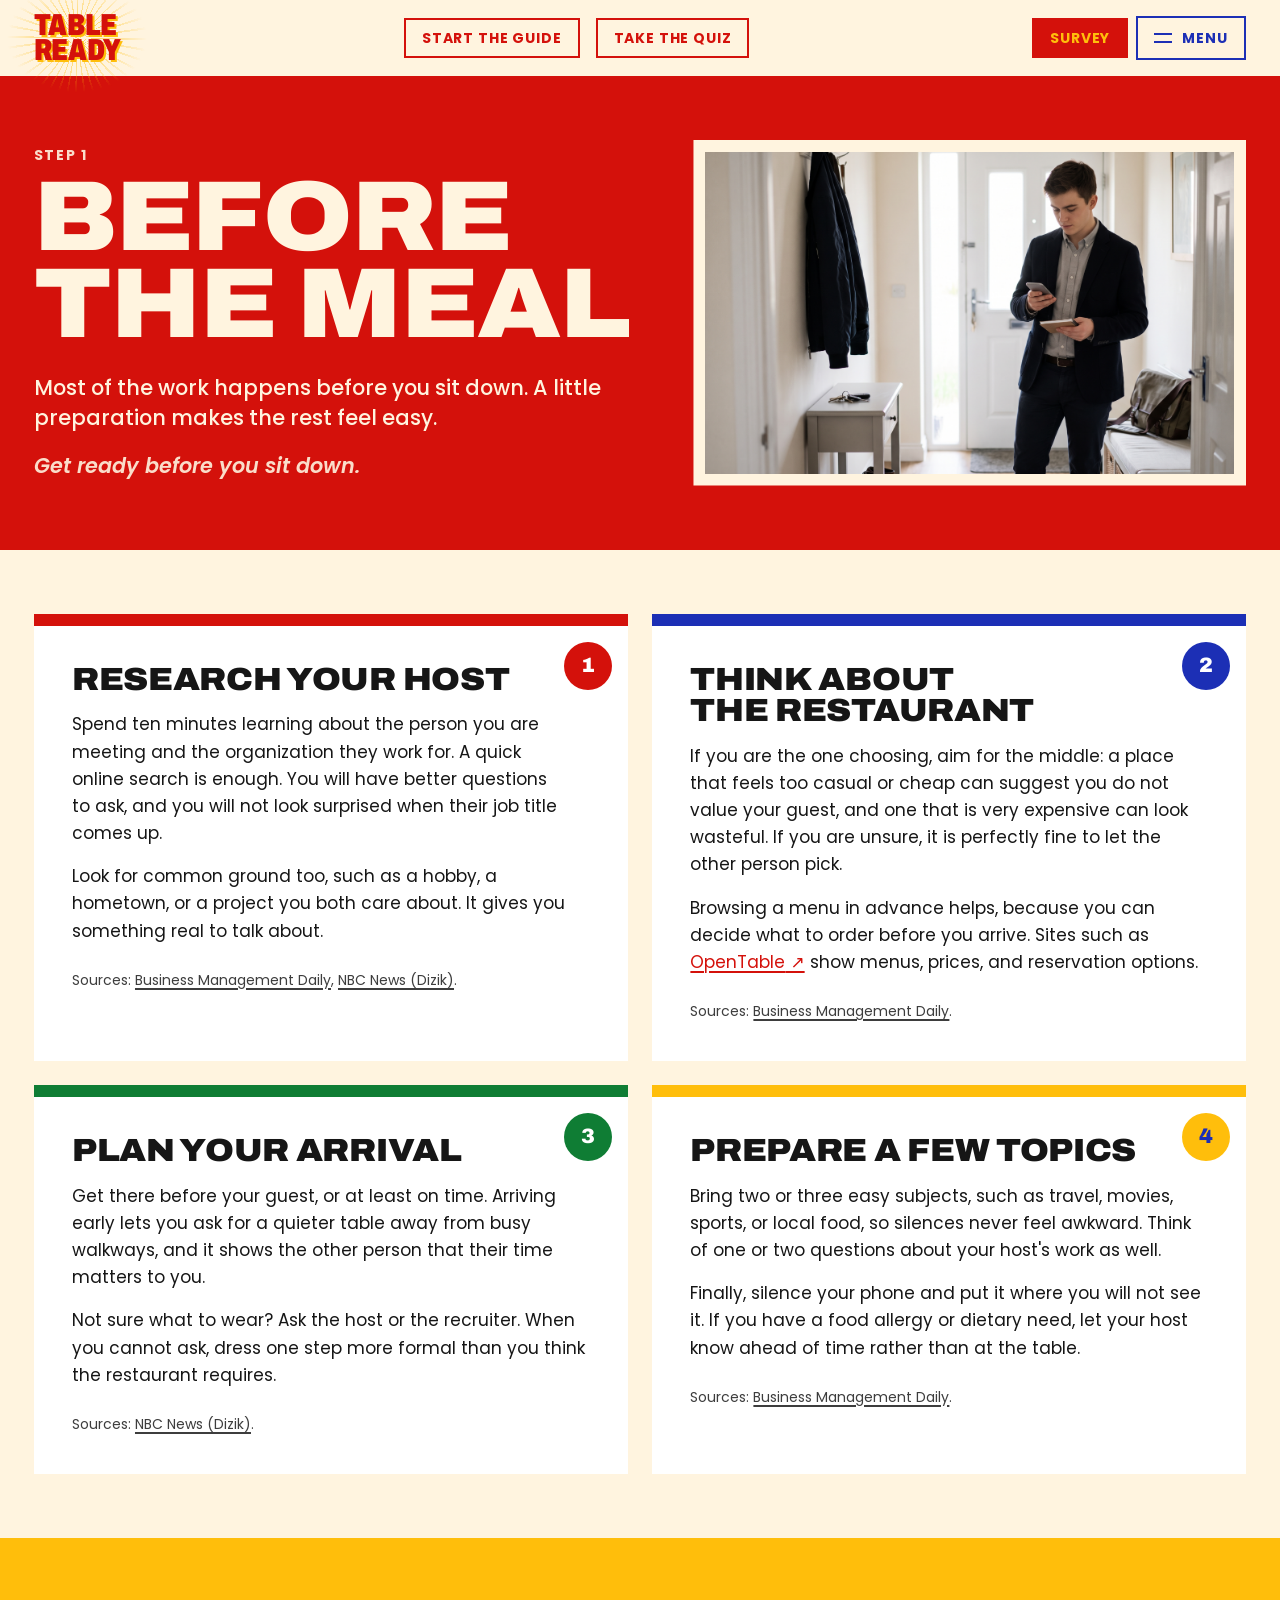
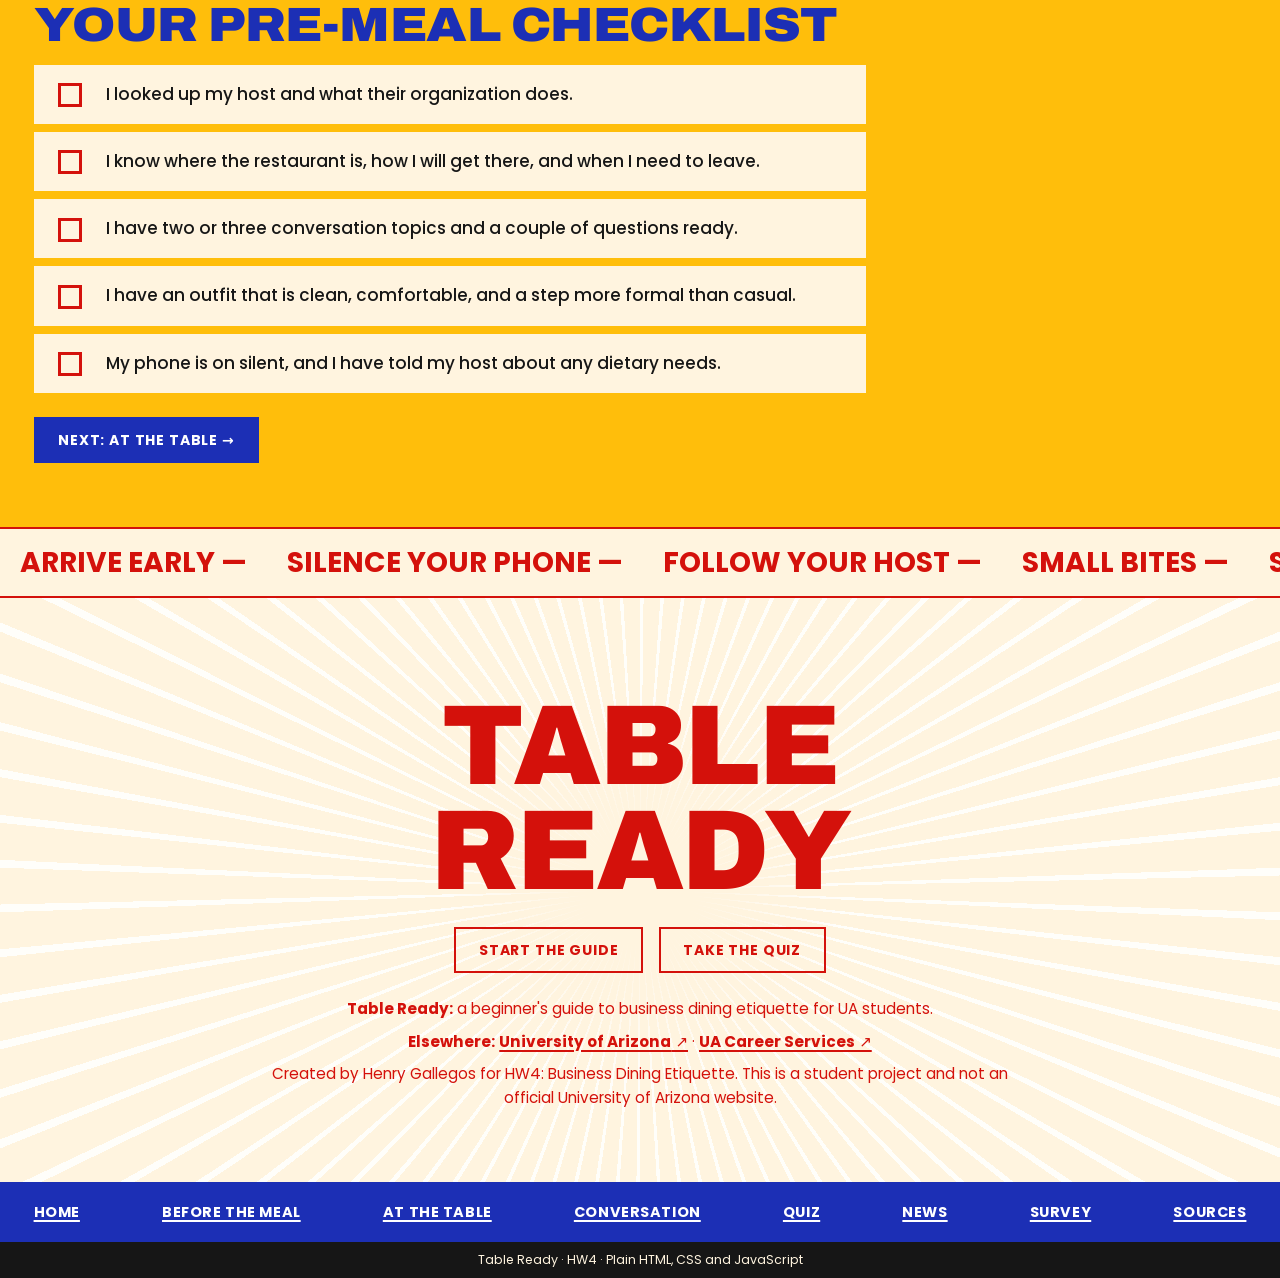
<file: before.html>
<!doctype html>
<html lang="en">
<head>
  <meta charset="utf-8">
  <meta name="viewport" content="width=device-width, initial-scale=1">
  <title>Before the meal – Table Ready</title>
  <meta name="description" content="How to prepare for a business meal: research your host, choose the restaurant, plan your arrival, and prepare conversation topics.">
  <meta name="theme-color" content="#fff4df">
  <link rel="icon" href="assets/img/favicon.svg" type="image/svg+xml">
  <script>(function(d){d.classList.add("js");try{if(!sessionStorage.getItem("tr-loaded")&&!matchMedia("(prefers-reduced-motion: reduce)").matches)d.classList.add("show-loader")}catch(e){}})(document.documentElement);</script>
  <link rel="preconnect" href="https://fonts.googleapis.com">
  <link rel="preconnect" href="https://fonts.gstatic.com" crossorigin>
  <link rel="stylesheet" href="https://fonts.googleapis.com/css2?family=Archivo:wdth,wght@62..125,500..900&family=Poppins:ital,wght@0,400;0,500;0,600;0,700;0,800;1,600;1,700&display=swap">
  <link rel="stylesheet" href="assets/css/styles.css">
</head>
<body>
  <a class="skip-link" href="#main">Skip to content</a>
  <div class="loader" aria-hidden="true"><span class="brand">Table <span>Ready</span></span></div>
  <header class="site-header">
    <div class="wrap bar">
      <a class="brand" href="index.html">Table <span>Ready</span></a>
      <div class="header-cta">
        <a class="btn-outline btn--sm" href="before.html">Start the guide</a>
        <a class="btn-outline btn--sm" href="quiz.html">Take the quiz</a>
      </div>
      <div class="header-right">
        <a class="btn btn--sm" href="survey.html">Survey</a>
        <button class="nav-toggle" type="button" aria-expanded="false" aria-controls="site-nav">
          <span class="bars" aria-hidden="true"></span><span class="nav-toggle-label">Menu</span>
        </button>
      </div>
    </div>
    <nav id="site-nav" class="site-nav" aria-label="Main">
      <ul>
          <li><a href="index.html"><span>Home</span><small aria-hidden="true">Start here</small></a></li>
          <li><a href="before.html" aria-current="page"><span>Before the meal</span><small aria-hidden="true">Prep &amp; arrival</small></a></li>
          <li><a href="at-the-table.html"><span>At the table</span><small aria-hidden="true">Place settings</small></a></li>
          <li><a href="conversation.html"><span>Conversation</span><small aria-hidden="true">Small talk &amp; the bill</small></a></li>
          <li><a href="quiz.html"><span>Quiz</span><small aria-hidden="true">Test yourself</small></a></li>
          <li><a href="news.html"><span>News</span><small aria-hidden="true">Latest tips</small></a></li>
          <li><a href="survey.html"><span>Survey</span><small aria-hidden="true">Tell us</small></a></li>
          <li><a href="references.html"><span>Sources</span><small aria-hidden="true">What we read</small></a></li>
      </ul>
    </nav>
  </header>

  <main id="main" tabindex="-1">

    <header class="poster-head poster-head--red">
      <div class="wrap">
        <div>
          <p class="eyebrow">Step 1</p>
          <h1>Before the meal</h1>
          <p class="lede">Most of the work happens before you sit down. A little preparation makes the rest feel easy.</p>
          <p class="deco" aria-hidden="true">Get ready before you sit down.</p>
        </div>
        <figure class="ph reveal-clip" data-file="head-before.jpg" data-size="1600×1000 px"><img src="assets/img/photos/head-before.jpg" alt="A student checking their phone and notes before heading out." width="1600" height="1000" fetchpriority="high" decoding="async"></figure>
      </div>
    </header>

    <section class="section">
      <div class="wrap topics">
        <article class="topic reveal" style="--i:0">
          <span class="num" aria-hidden="true">1</span>
          <h2>Research your host</h2>
          <div class="prose stack">
            <p>Spend ten minutes learning about the person you are meeting and the organization they work for. A quick online search is enough. You will have better questions to ask, and you will not look surprised when their job title comes up.</p>
            <p>Look for common ground too, such as a hobby, a hometown, or a project you both care about. It gives you something real to talk about.</p>
            <p class="sources-note">Sources: <a href="references.html#ref-1">Business Management Daily</a>, <a href="references.html#ref-2">NBC News (Dizik)</a>.</p>
          </div>
        </article>

        <article class="topic reveal" style="--i:1">
          <span class="num" aria-hidden="true">2</span>
          <h2>Think about the restaurant</h2>
          <div class="prose stack">
            <p>If you are the one choosing, aim for the middle: a place that feels too casual or cheap can suggest you do not value your guest, and one that is very expensive can look wasteful. If you are unsure, it is perfectly fine to let the other person pick.</p>
            <p>Browsing a menu in advance helps, because you can decide what to order before you arrive. Sites such as <a href="https://www.opentable.com" target="_blank" rel="noopener noreferrer" class="ext">OpenTable<span class="visually-hidden"> (opens in a new tab)</span></a> show menus, prices, and reservation options.</p>
            <p class="sources-note">Sources: <a href="references.html#ref-1">Business Management Daily</a>.</p>
          </div>
        </article>

        <article class="topic reveal" style="--i:0">
          <span class="num" aria-hidden="true">3</span>
          <h2>Plan your arrival</h2>
          <div class="prose stack">
            <p>Get there before your guest, or at least on time. Arriving early lets you ask for a quieter table away from busy walkways, and it shows the other person that their time matters to you.</p>
            <p>Not sure what to wear? Ask the host or the recruiter. When you cannot ask, dress one step more formal than you think the restaurant requires.</p>
            <p class="sources-note">Sources: <a href="references.html#ref-2">NBC News (Dizik)</a>.</p>
          </div>
        </article>

        <article class="topic reveal" style="--i:1">
          <span class="num" aria-hidden="true">4</span>
          <h2>Prepare a few topics</h2>
          <div class="prose stack">
            <p>Bring two or three easy subjects, such as travel, movies, sports, or local food, so silences never feel awkward. Think of one or two questions about your host's work as well.</p>
            <p>Finally, silence your phone and put it where you will not see it. If you have a food allergy or dietary need, let your host know ahead of time rather than at the table.</p>
            <p class="sources-note">Sources: <a href="references.html#ref-1">Business Management Daily</a>.</p>
          </div>
        </article>
      </div>
    </section>

    <section class="band band--yellow" aria-labelledby="checklist">
      <div class="wrap">
        <h2 id="checklist" class="reveal">Your pre-meal checklist</h2>
        <ul class="checklist reveal">
          <li>I looked up my host and what their organization does.</li>
          <li>I know where the restaurant is, how I will get there, and when I need to leave.</li>
          <li>I have two or three conversation topics and a couple of questions ready.</li>
          <li>I have an outfit that is clean, comfortable, and a step more formal than casual.</li>
          <li>My phone is on silent, and I have told my host about any dietary needs.</li>
        </ul>
        <div class="btn-row"><a class="btn btn--blue" href="at-the-table.html">Next: at the table →</a></div>
      </div>
    </section>

  </main>

  <footer class="site-footer">
    <div class="marquee" aria-hidden="true"><div class="marquee-track"><span>Arrive early —</span><span>Silence your phone —</span><span>Follow your host —</span><span>Small bites —</span><span>Say thank you —</span><span>Ten minutes early is on time. —</span><span>Arrive early —</span><span>Silence your phone —</span><span>Follow your host —</span><span>Small bites —</span><span>Say thank you —</span><span>Ten minutes early is on time. —</span></div></div>
    <section class="sunburst footer-sun" aria-label="About this site">
      <div class="wrap">
        <p class="mega reveal" aria-hidden="true">Table<br>Ready</p>
        <div class="btn-row">
          <a class="btn-outline" href="before.html">Start the guide</a>
          <a class="btn-outline" href="quiz.html">Take the quiz</a>
        </div>
        <div class="footer-info">
          <p><strong>Table Ready:</strong> a beginner's guide to business dining etiquette for UA students.</p>
          <p><strong>Elsewhere:</strong> <a href="https://www.arizona.edu" target="_blank" rel="noopener noreferrer" class="ext">University of Arizona<span class="visually-hidden"> (opens in a new tab)</span></a> · <a href="https://career.arizona.edu" target="_blank" rel="noopener noreferrer" class="ext">UA Career Services<span class="visually-hidden"> (opens in a new tab)</span></a></p>
          <p>Created by Henry Gallegos for HW4: Business Dining Etiquette. This is a student project and not an official University of Arizona website.</p>
        </div>
      </div>
    </section>
    <nav class="footer-nav" aria-label="Footer">
      <ul>
        <li><a href="index.html">Home</a></li>
        <li><a href="before.html">Before the meal</a></li>
        <li><a href="at-the-table.html">At the table</a></li>
        <li><a href="conversation.html">Conversation</a></li>
        <li><a href="quiz.html">Quiz</a></li>
        <li><a href="news.html">News</a></li>
        <li><a href="survey.html">Survey</a></li>
        <li><a href="references.html">Sources</a></li>
      </ul>
    </nav>
    <div class="footer-base"><p>Table Ready · HW4 · Plain HTML, CSS and JavaScript</p></div>
  </footer>
  <script src="assets/js/nav.js" defer></script>
  <script src="assets/js/fx.js" defer></script>
</body>
</html>
</file>
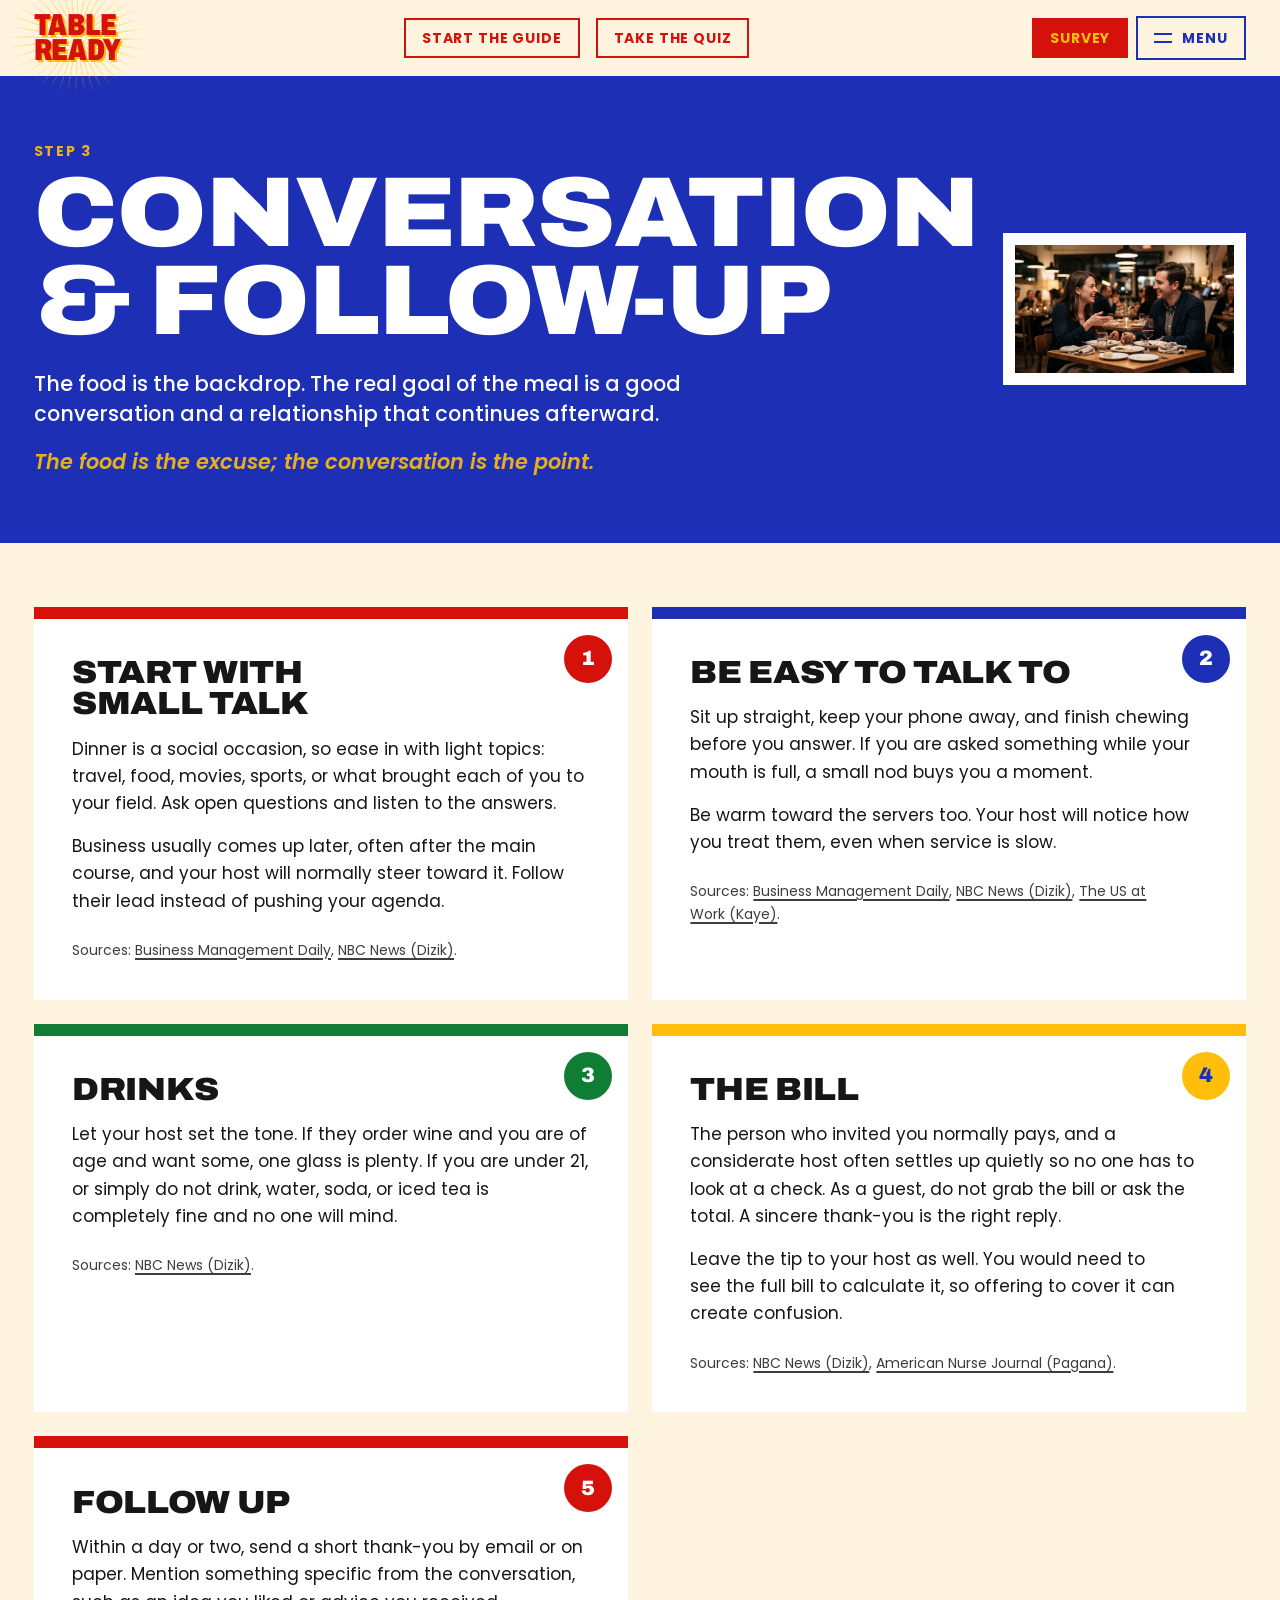
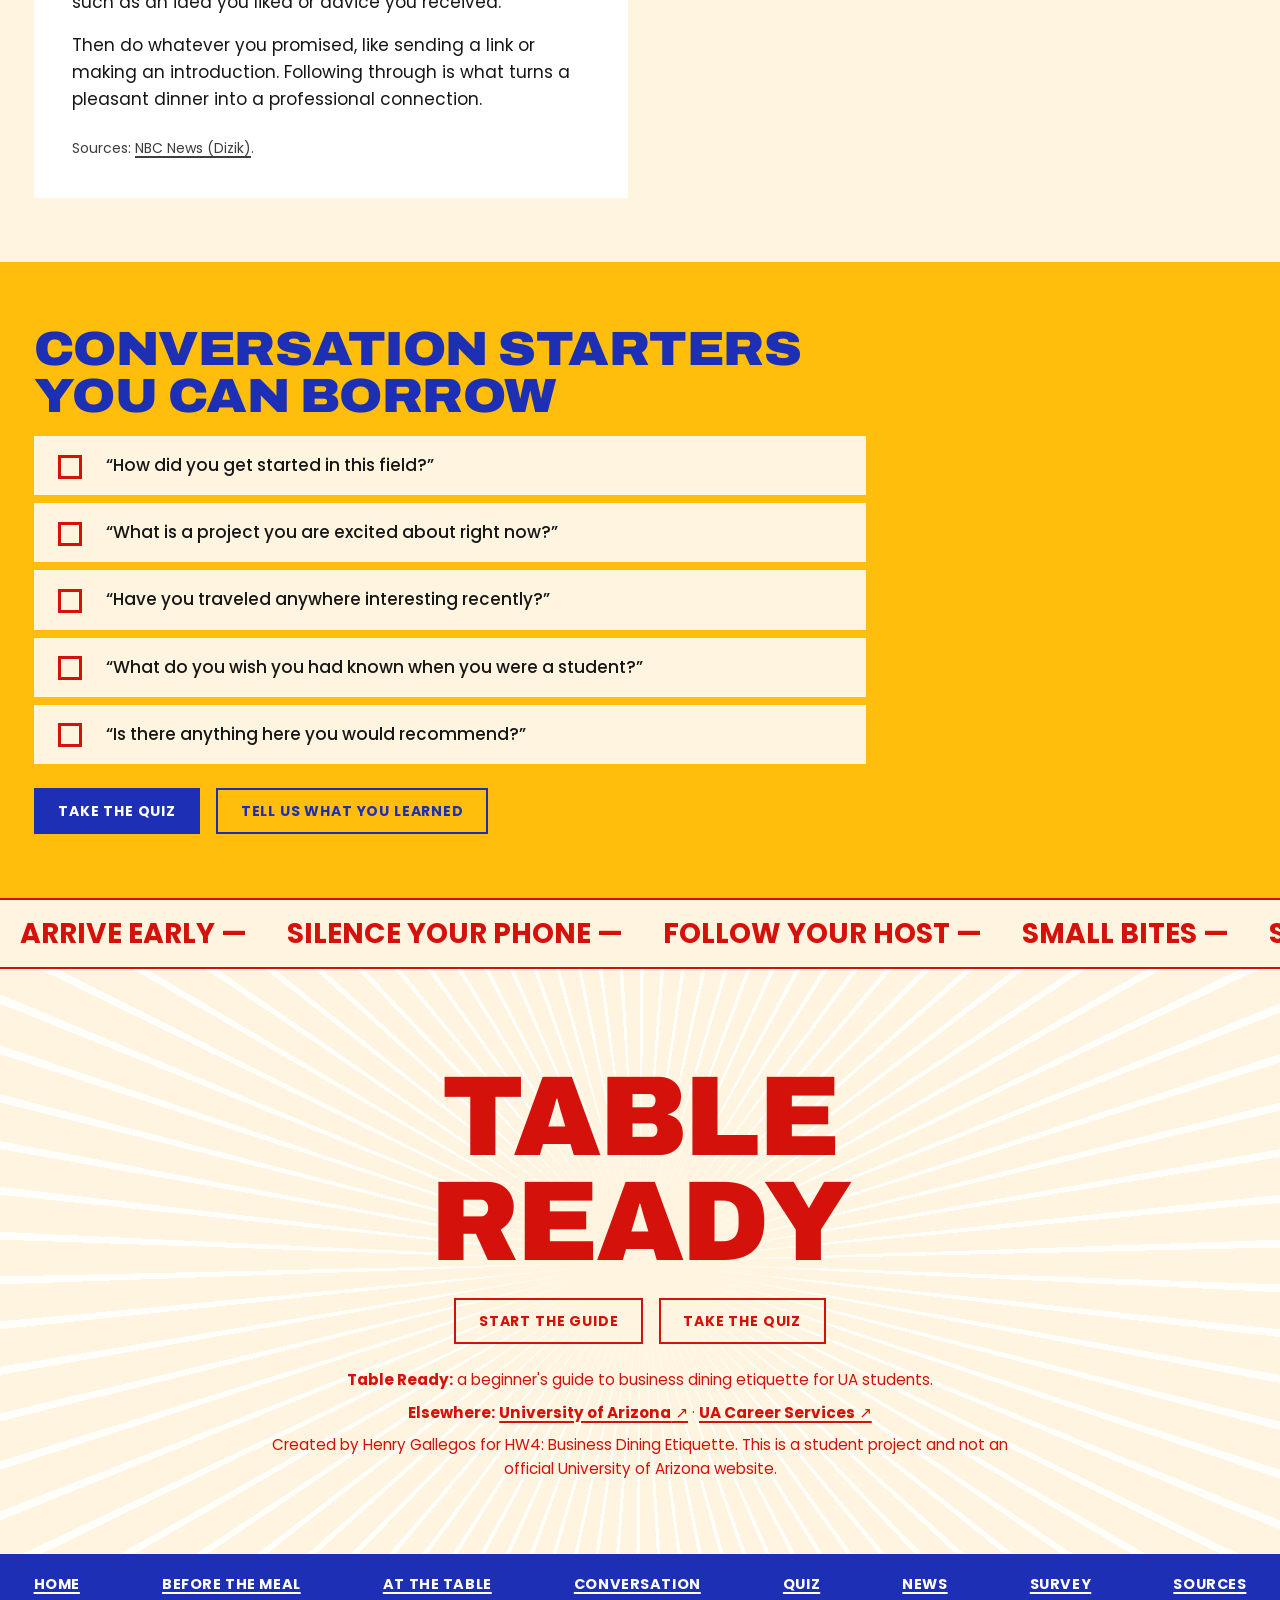
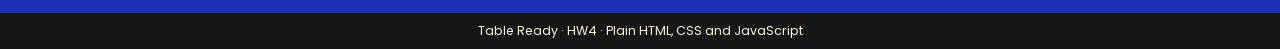
<file: conversation.html>
<!doctype html>
<html lang="en">
<head>
  <meta charset="utf-8">
  <meta name="viewport" content="width=device-width, initial-scale=1">
  <title>Conversation and follow-up – Table Ready</title>
  <meta name="description" content="Small talk, drinks, the bill, and the thank-you note: how to handle the conversation and follow-up of a business meal.">
  <meta name="theme-color" content="#fff4df">
  <link rel="icon" href="assets/img/favicon.svg" type="image/svg+xml">
  <script>(function(d){d.classList.add("js");try{if(!sessionStorage.getItem("tr-loaded")&&!matchMedia("(prefers-reduced-motion: reduce)").matches)d.classList.add("show-loader")}catch(e){}})(document.documentElement);</script>
  <link rel="preconnect" href="https://fonts.googleapis.com">
  <link rel="preconnect" href="https://fonts.gstatic.com" crossorigin>
  <link rel="stylesheet" href="https://fonts.googleapis.com/css2?family=Archivo:wdth,wght@62..125,500..900&family=Poppins:ital,wght@0,400;0,500;0,600;0,700;0,800;1,600;1,700&display=swap">
  <link rel="stylesheet" href="assets/css/styles.css">
</head>
<body>
  <a class="skip-link" href="#main">Skip to content</a>
  <div class="loader" aria-hidden="true"><span class="brand">Table <span>Ready</span></span></div>
  <header class="site-header">
    <div class="wrap bar">
      <a class="brand" href="index.html">Table <span>Ready</span></a>
      <div class="header-cta">
        <a class="btn-outline btn--sm" href="before.html">Start the guide</a>
        <a class="btn-outline btn--sm" href="quiz.html">Take the quiz</a>
      </div>
      <div class="header-right">
        <a class="btn btn--sm" href="survey.html">Survey</a>
        <button class="nav-toggle" type="button" aria-expanded="false" aria-controls="site-nav">
          <span class="bars" aria-hidden="true"></span><span class="nav-toggle-label">Menu</span>
        </button>
      </div>
    </div>
    <nav id="site-nav" class="site-nav" aria-label="Main">
      <ul>
          <li><a href="index.html"><span>Home</span><small aria-hidden="true">Start here</small></a></li>
          <li><a href="before.html"><span>Before the meal</span><small aria-hidden="true">Prep &amp; arrival</small></a></li>
          <li><a href="at-the-table.html"><span>At the table</span><small aria-hidden="true">Place settings</small></a></li>
          <li><a href="conversation.html" aria-current="page"><span>Conversation</span><small aria-hidden="true">Small talk &amp; the bill</small></a></li>
          <li><a href="quiz.html"><span>Quiz</span><small aria-hidden="true">Test yourself</small></a></li>
          <li><a href="news.html"><span>News</span><small aria-hidden="true">Latest tips</small></a></li>
          <li><a href="survey.html"><span>Survey</span><small aria-hidden="true">Tell us</small></a></li>
          <li><a href="references.html"><span>Sources</span><small aria-hidden="true">What we read</small></a></li>
      </ul>
    </nav>
  </header>

  <main id="main" tabindex="-1">

    <header class="poster-head poster-head--blue">
      <div class="wrap">
        <div>
          <p class="eyebrow">Step 3</p>
          <h1>Conversation &amp; follow-up</h1>
          <p class="lede">The food is the backdrop. The real goal of the meal is a good conversation and a relationship that continues afterward.</p>
          <p class="deco" aria-hidden="true">The food is the excuse; the conversation is the point.</p>
        </div>
        <figure class="ph reveal-clip" data-file="head-conversation.jpg" data-size="1600×1000 px"><img src="assets/img/photos/head-conversation.jpg" alt="Two people talking and smiling over dinner." width="1600" height="1000" fetchpriority="high" decoding="async"></figure>
      </div>
    </header>

    <section class="section">
      <div class="wrap topics">
        <article class="topic reveal" style="--i:0">
          <span class="num" aria-hidden="true">1</span>
          <h2>Start with small talk</h2>
          <div class="prose stack">
            <p>Dinner is a social occasion, so ease in with light topics: travel, food, movies, sports, or what brought each of you to your field. Ask open questions and listen to the answers.</p>
            <p>Business usually comes up later, often after the main course, and your host will normally steer toward it. Follow their lead instead of pushing your agenda.</p>
            <p class="sources-note">Sources: <a href="references.html#ref-1">Business Management Daily</a>, <a href="references.html#ref-2">NBC News (Dizik)</a>.</p>
          </div>
        </article>

        <article class="topic reveal" style="--i:1">
          <span class="num" aria-hidden="true">2</span>
          <h2>Be easy to talk to</h2>
          <div class="prose stack">
            <p>Sit up straight, keep your phone away, and finish chewing before you answer. If you are asked something while your mouth is full, a small nod buys you a moment.</p>
            <p>Be warm toward the servers too. Your host will notice how you treat them, even when service is slow.</p>
            <p class="sources-note">Sources: <a href="references.html#ref-1">Business Management Daily</a>, <a href="references.html#ref-2">NBC News (Dizik)</a>, <a href="references.html#ref-4">The US at Work (Kaye)</a>.</p>
          </div>
        </article>

        <article class="topic reveal" style="--i:0">
          <span class="num" aria-hidden="true">3</span>
          <h2>Drinks</h2>
          <div class="prose stack">
            <p>Let your host set the tone. If they order wine and you are of age and want some, one glass is plenty. If you are under 21, or simply do not drink, water, soda, or iced tea is completely fine and no one will mind.</p>
            <p class="sources-note">Sources: <a href="references.html#ref-2">NBC News (Dizik)</a>.</p>
          </div>
        </article>

        <article class="topic reveal" style="--i:1">
          <span class="num" aria-hidden="true">4</span>
          <h2>The bill</h2>
          <div class="prose stack">
            <p>The person who invited you normally pays, and a considerate host often settles up quietly so no one has to look at a check. As a guest, do not grab the bill or ask the total. A sincere thank-you is the right reply.</p>
            <p>Leave the tip to your host as well. You would need to see the full bill to calculate it, so offering to cover it can create confusion.</p>
            <p class="sources-note">Sources: <a href="references.html#ref-2">NBC News (Dizik)</a>, <a href="references.html#ref-5">American Nurse Journal (Pagana)</a>.</p>
          </div>
        </article>

        <article class="topic reveal" style="--i:0">
          <span class="num" aria-hidden="true">5</span>
          <h2>Follow up</h2>
          <div class="prose stack">
            <p>Within a day or two, send a short thank-you by email or on paper. Mention something specific from the conversation, such as an idea you liked or advice you received.</p>
            <p>Then do whatever you promised, like sending a link or making an introduction. Following through is what turns a pleasant dinner into a professional connection.</p>
            <p class="sources-note">Sources: <a href="references.html#ref-2">NBC News (Dizik)</a>.</p>
          </div>
        </article>
      </div>
    </section>

    <section class="band band--yellow" aria-labelledby="starters">
      <div class="wrap">
        <h2 id="starters" class="reveal">Conversation starters you can borrow</h2>
        <ul class="checklist reveal">
          <li>“How did you get started in this field?”</li>
          <li>“What is a project you are excited about right now?”</li>
          <li>“Have you traveled anywhere interesting recently?”</li>
          <li>“What do you wish you had known when you were a student?”</li>
          <li>“Is there anything here you would recommend?”</li>
        </ul>
        <div class="btn-row">
          <a class="btn btn--blue" href="quiz.html">Take the quiz</a>
          <a class="btn-outline" href="survey.html" style="color: var(--blue); border-color: var(--blue)">Tell us what you learned</a>
        </div>
      </div>
    </section>

  </main>

  <footer class="site-footer">
    <div class="marquee" aria-hidden="true"><div class="marquee-track"><span>Arrive early —</span><span>Silence your phone —</span><span>Follow your host —</span><span>Small bites —</span><span>Say thank you —</span><span>Ten minutes early is on time. —</span><span>Arrive early —</span><span>Silence your phone —</span><span>Follow your host —</span><span>Small bites —</span><span>Say thank you —</span><span>Ten minutes early is on time. —</span></div></div>
    <section class="sunburst footer-sun" aria-label="About this site">
      <div class="wrap">
        <p class="mega reveal" aria-hidden="true">Table<br>Ready</p>
        <div class="btn-row">
          <a class="btn-outline" href="before.html">Start the guide</a>
          <a class="btn-outline" href="quiz.html">Take the quiz</a>
        </div>
        <div class="footer-info">
          <p><strong>Table Ready:</strong> a beginner's guide to business dining etiquette for UA students.</p>
          <p><strong>Elsewhere:</strong> <a href="https://www.arizona.edu" target="_blank" rel="noopener noreferrer" class="ext">University of Arizona<span class="visually-hidden"> (opens in a new tab)</span></a> · <a href="https://career.arizona.edu" target="_blank" rel="noopener noreferrer" class="ext">UA Career Services<span class="visually-hidden"> (opens in a new tab)</span></a></p>
          <p>Created by Henry Gallegos for HW4: Business Dining Etiquette. This is a student project and not an official University of Arizona website.</p>
        </div>
      </div>
    </section>
    <nav class="footer-nav" aria-label="Footer">
      <ul>
        <li><a href="index.html">Home</a></li>
        <li><a href="before.html">Before the meal</a></li>
        <li><a href="at-the-table.html">At the table</a></li>
        <li><a href="conversation.html">Conversation</a></li>
        <li><a href="quiz.html">Quiz</a></li>
        <li><a href="news.html">News</a></li>
        <li><a href="survey.html">Survey</a></li>
        <li><a href="references.html">Sources</a></li>
      </ul>
    </nav>
    <div class="footer-base"><p>Table Ready · HW4 · Plain HTML, CSS and JavaScript</p></div>
  </footer>
  <script src="assets/js/nav.js" defer></script>
  <script src="assets/js/fx.js" defer></script>
</body>
</html>
</file>
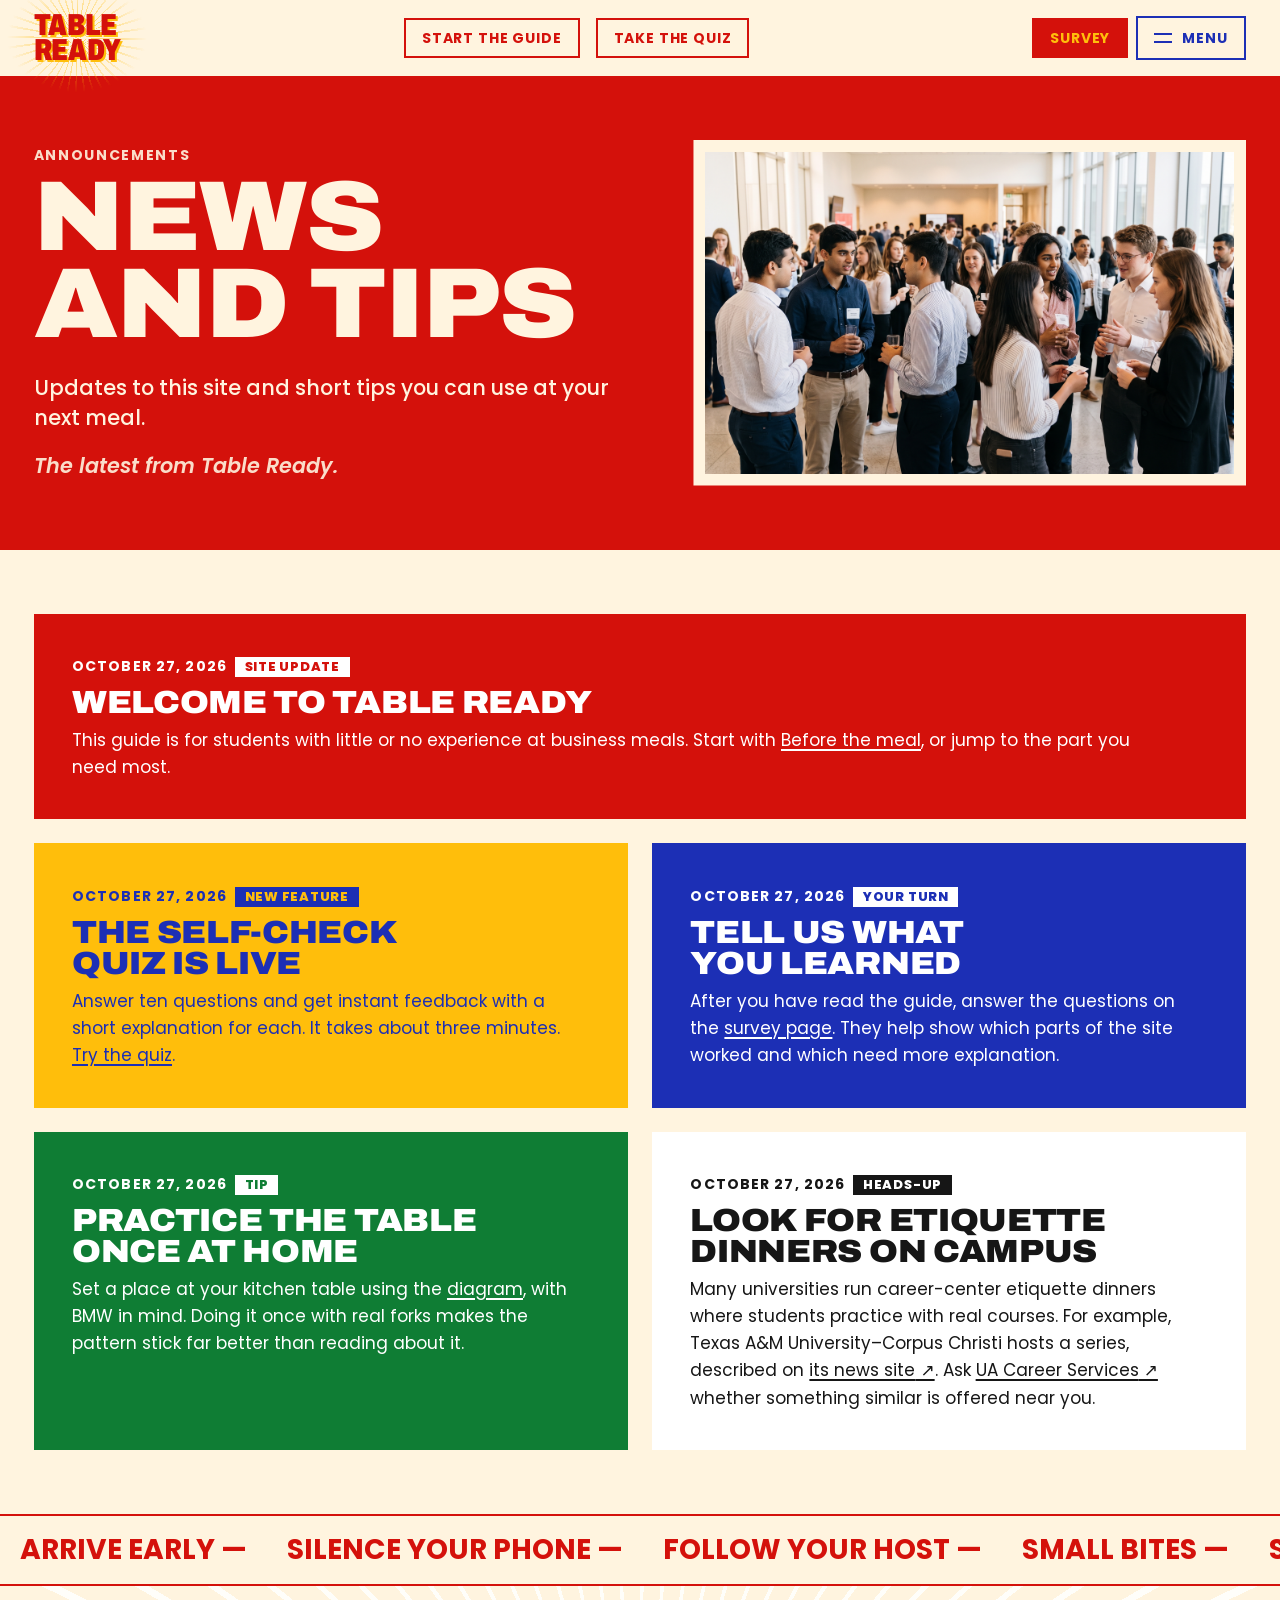
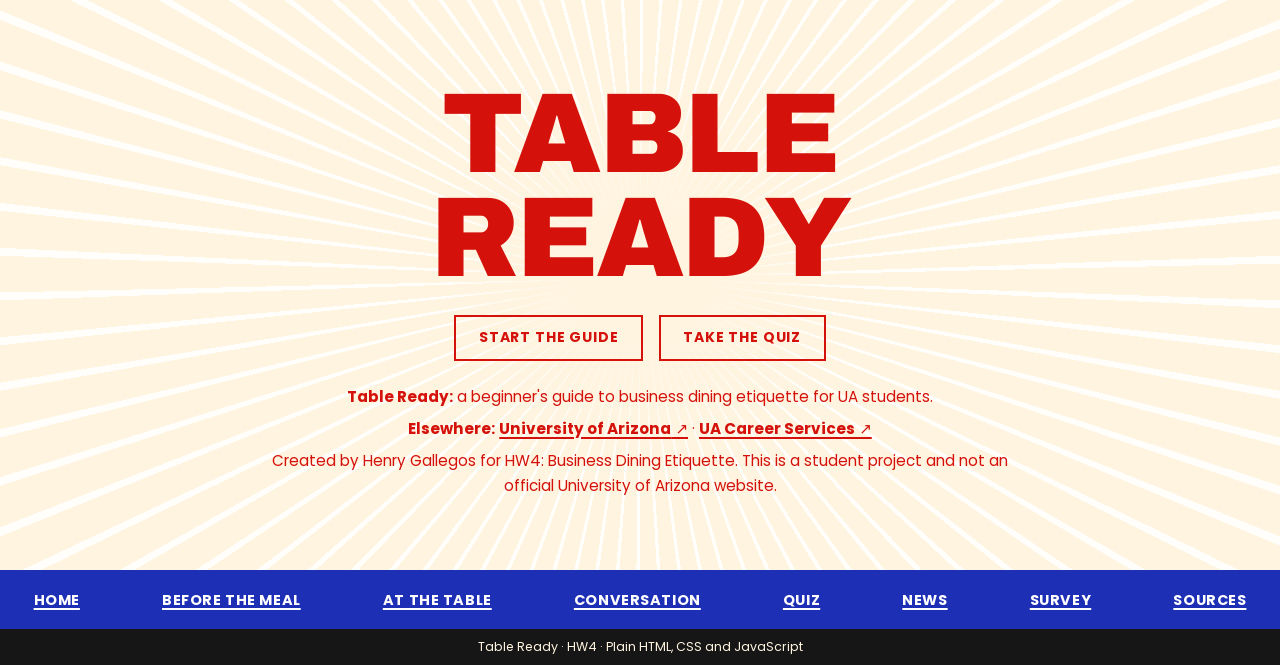
<file: news.html>
<!doctype html>
<html lang="en">
<head>
  <meta charset="utf-8">
  <meta name="viewport" content="width=device-width, initial-scale=1">
  <title>News and tips – Table Ready</title>
  <meta name="description" content="Announcements and quick tips about business dining etiquette from Table Ready.">
  <meta name="theme-color" content="#fff4df">
  <link rel="icon" href="assets/img/favicon.svg" type="image/svg+xml">
  <script>(function(d){d.classList.add("js");try{if(!sessionStorage.getItem("tr-loaded")&&!matchMedia("(prefers-reduced-motion: reduce)").matches)d.classList.add("show-loader")}catch(e){}})(document.documentElement);</script>
  <link rel="preconnect" href="https://fonts.googleapis.com">
  <link rel="preconnect" href="https://fonts.gstatic.com" crossorigin>
  <link rel="stylesheet" href="https://fonts.googleapis.com/css2?family=Archivo:wdth,wght@62..125,500..900&family=Poppins:ital,wght@0,400;0,500;0,600;0,700;0,800;1,600;1,700&display=swap">
  <link rel="stylesheet" href="assets/css/styles.css">
</head>
<body>
  <a class="skip-link" href="#main">Skip to content</a>
  <div class="loader" aria-hidden="true"><span class="brand">Table <span>Ready</span></span></div>
  <header class="site-header">
    <div class="wrap bar">
      <a class="brand" href="index.html">Table <span>Ready</span></a>
      <div class="header-cta">
        <a class="btn-outline btn--sm" href="before.html">Start the guide</a>
        <a class="btn-outline btn--sm" href="quiz.html">Take the quiz</a>
      </div>
      <div class="header-right">
        <a class="btn btn--sm" href="survey.html">Survey</a>
        <button class="nav-toggle" type="button" aria-expanded="false" aria-controls="site-nav">
          <span class="bars" aria-hidden="true"></span><span class="nav-toggle-label">Menu</span>
        </button>
      </div>
    </div>
    <nav id="site-nav" class="site-nav" aria-label="Main">
      <ul>
          <li><a href="index.html"><span>Home</span><small aria-hidden="true">Start here</small></a></li>
          <li><a href="before.html"><span>Before the meal</span><small aria-hidden="true">Prep &amp; arrival</small></a></li>
          <li><a href="at-the-table.html"><span>At the table</span><small aria-hidden="true">Place settings</small></a></li>
          <li><a href="conversation.html"><span>Conversation</span><small aria-hidden="true">Small talk &amp; the bill</small></a></li>
          <li><a href="quiz.html"><span>Quiz</span><small aria-hidden="true">Test yourself</small></a></li>
          <li><a href="news.html" aria-current="page"><span>News</span><small aria-hidden="true">Latest tips</small></a></li>
          <li><a href="survey.html"><span>Survey</span><small aria-hidden="true">Tell us</small></a></li>
          <li><a href="references.html"><span>Sources</span><small aria-hidden="true">What we read</small></a></li>
      </ul>
    </nav>
  </header>

  <main id="main" tabindex="-1">

    <header class="poster-head poster-head--red">
      <div class="wrap">
        <div>
          <p class="eyebrow">Announcements</p>
          <h1>News and tips</h1>
          <p class="lede">Updates to this site and short tips you can use at your next meal.</p>
          <p class="deco" aria-hidden="true">The latest from Table Ready.</p>
        </div>
        <figure class="ph reveal-clip" data-file="head-news.jpg" data-size="1600×1000 px"><img src="assets/img/photos/head-news.jpg" alt="Students talking at a networking event." width="1600" height="1000" fetchpriority="high" decoding="async"></figure>
      </div>
    </header>

    <section class="section">
      <div class="wrap">
        <div class="posts">
          <article class="post reveal" style="--i:0">
            <time datetime="2026-10-27">October 27, 2026</time><span class="label">Site update</span>
            <h2>Welcome to Table Ready</h2>
            <p>This guide is for students with little or no experience at business meals. Start with <a href="before.html">Before the meal</a>, or jump to the part you need most.</p>
          </article>
          <article class="post reveal" style="--i:1">
            <time datetime="2026-10-27">October 27, 2026</time><span class="label">New feature</span>
            <h2>The self-check quiz is live</h2>
            <p>Answer ten questions and get instant feedback with a short explanation for each. It takes about three minutes. <a href="quiz.html">Try the quiz</a>.</p>
          </article>
          <article class="post reveal" style="--i:0">
            <time datetime="2026-10-27">October 27, 2026</time><span class="label">Your turn</span>
            <h2>Tell us what you learned</h2>
            <p>After you have read the guide, answer the questions on the <a href="survey.html">survey page</a>. They help show which parts of the site worked and which need more explanation.</p>
          </article>
          <article class="post reveal" style="--i:1">
            <time datetime="2026-10-27">October 27, 2026</time><span class="label">Tip</span>
            <h2>Practice the table once at home</h2>
            <p>Set a place at your kitchen table using the <a href="at-the-table.html">diagram</a>, with BMW in mind. Doing it once with real forks makes the pattern stick far better than reading about it.</p>
          </article>
          <article class="post reveal" style="--i:0">
            <time datetime="2026-10-27">October 27, 2026</time><span class="label">Heads-up</span>
            <h2>Look for etiquette dinners on campus</h2>
            <p>Many universities run career-center etiquette dinners where students practice with real courses. For example, Texas A&amp;M University–Corpus Christi hosts a series, described on <a href="https://tamucc.edu/news/2024/03/tamu-cc-serves-up-etiquette-sessions-to-perfect-students-business-dining-skills.php" target="_blank" rel="noopener noreferrer" class="ext">its news site<span class="visually-hidden"> (opens in a new tab)</span></a>. Ask <a href="https://career.arizona.edu" target="_blank" rel="noopener noreferrer" class="ext">UA Career Services<span class="visually-hidden"> (opens in a new tab)</span></a> whether something similar is offered near you.</p>
          </article>
        </div>
      </div>
    </section>

  </main>

  <footer class="site-footer">
    <div class="marquee" aria-hidden="true"><div class="marquee-track"><span>Arrive early —</span><span>Silence your phone —</span><span>Follow your host —</span><span>Small bites —</span><span>Say thank you —</span><span>Ten minutes early is on time. —</span><span>Arrive early —</span><span>Silence your phone —</span><span>Follow your host —</span><span>Small bites —</span><span>Say thank you —</span><span>Ten minutes early is on time. —</span></div></div>
    <section class="sunburst footer-sun" aria-label="About this site">
      <div class="wrap">
        <p class="mega reveal" aria-hidden="true">Table<br>Ready</p>
        <div class="btn-row">
          <a class="btn-outline" href="before.html">Start the guide</a>
          <a class="btn-outline" href="quiz.html">Take the quiz</a>
        </div>
        <div class="footer-info">
          <p><strong>Table Ready:</strong> a beginner's guide to business dining etiquette for UA students.</p>
          <p><strong>Elsewhere:</strong> <a href="https://www.arizona.edu" target="_blank" rel="noopener noreferrer" class="ext">University of Arizona<span class="visually-hidden"> (opens in a new tab)</span></a> · <a href="https://career.arizona.edu" target="_blank" rel="noopener noreferrer" class="ext">UA Career Services<span class="visually-hidden"> (opens in a new tab)</span></a></p>
          <p>Created by Henry Gallegos for HW4: Business Dining Etiquette. This is a student project and not an official University of Arizona website.</p>
        </div>
      </div>
    </section>
    <nav class="footer-nav" aria-label="Footer">
      <ul>
        <li><a href="index.html">Home</a></li>
        <li><a href="before.html">Before the meal</a></li>
        <li><a href="at-the-table.html">At the table</a></li>
        <li><a href="conversation.html">Conversation</a></li>
        <li><a href="quiz.html">Quiz</a></li>
        <li><a href="news.html">News</a></li>
        <li><a href="survey.html">Survey</a></li>
        <li><a href="references.html">Sources</a></li>
      </ul>
    </nav>
    <div class="footer-base"><p>Table Ready · HW4 · Plain HTML, CSS and JavaScript</p></div>
  </footer>
  <script src="assets/js/nav.js" defer></script>
  <script src="assets/js/fx.js" defer></script>
</body>
</html>
</file>
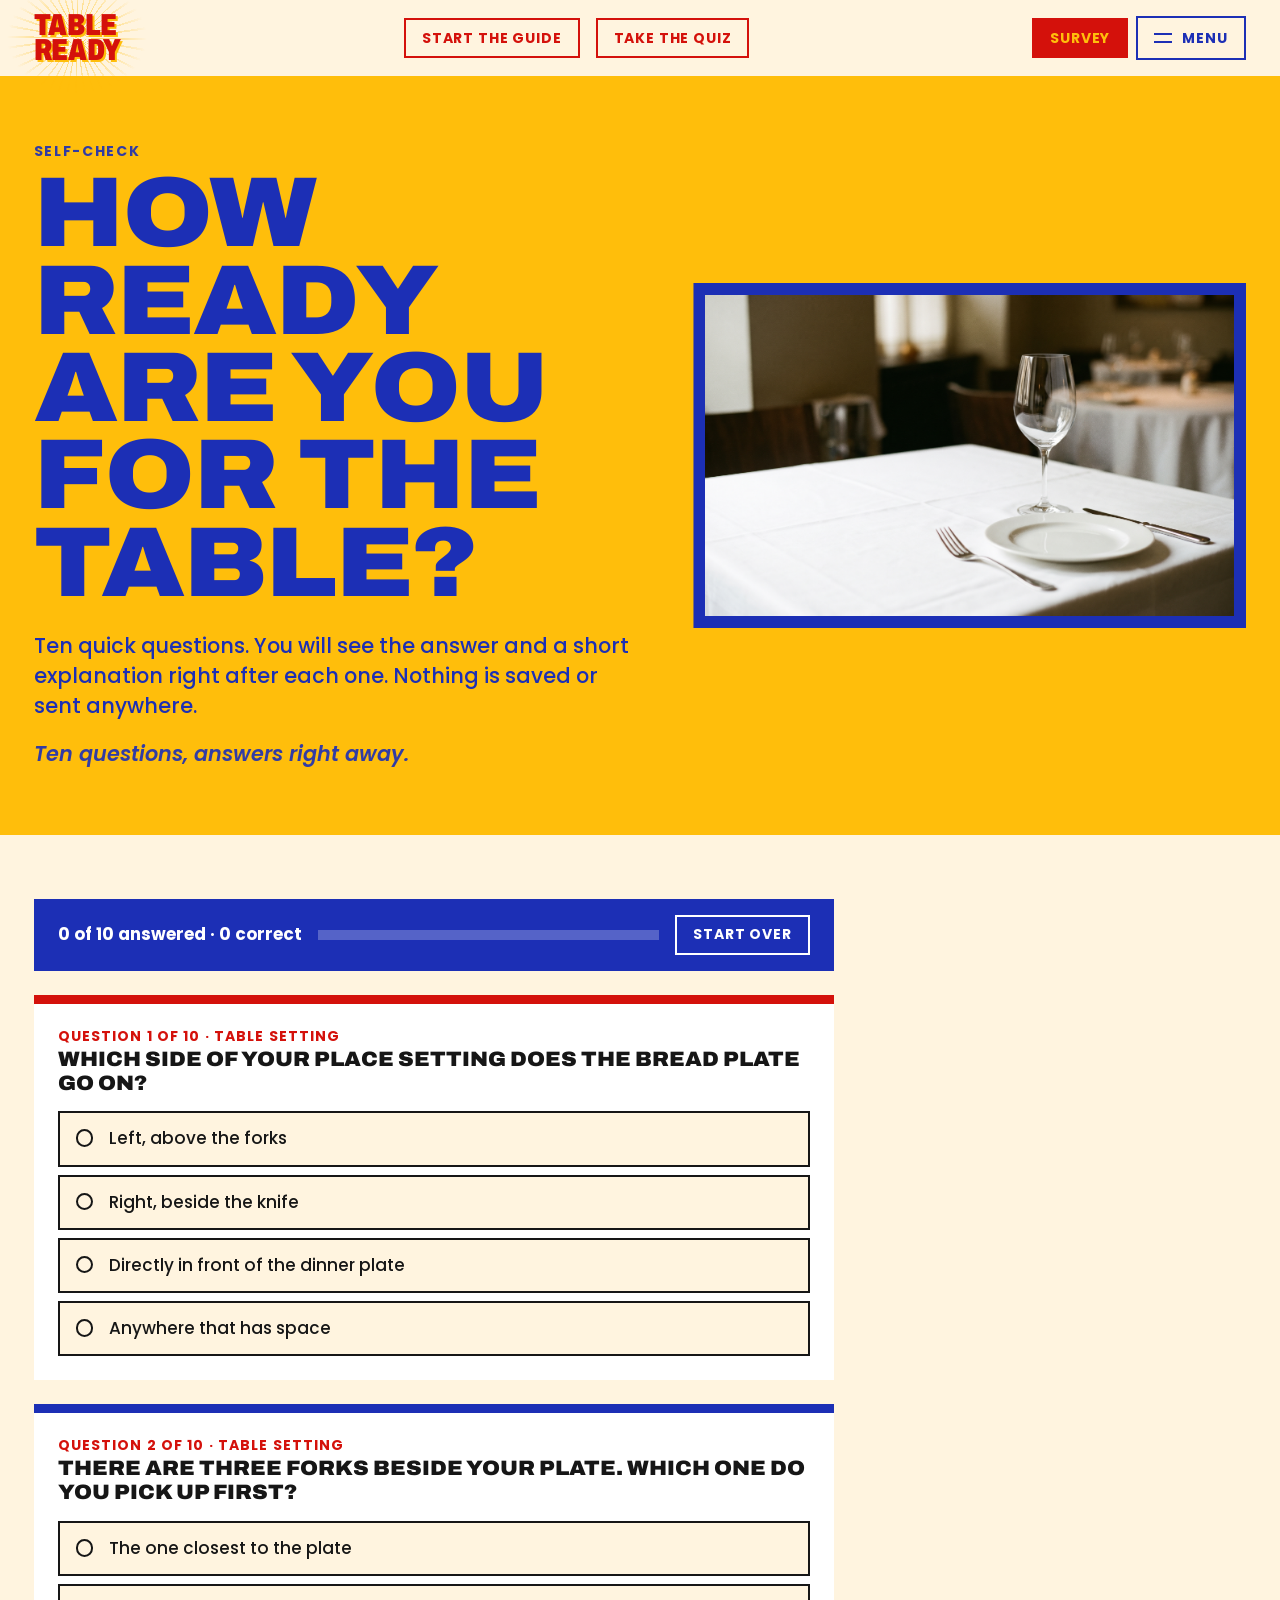
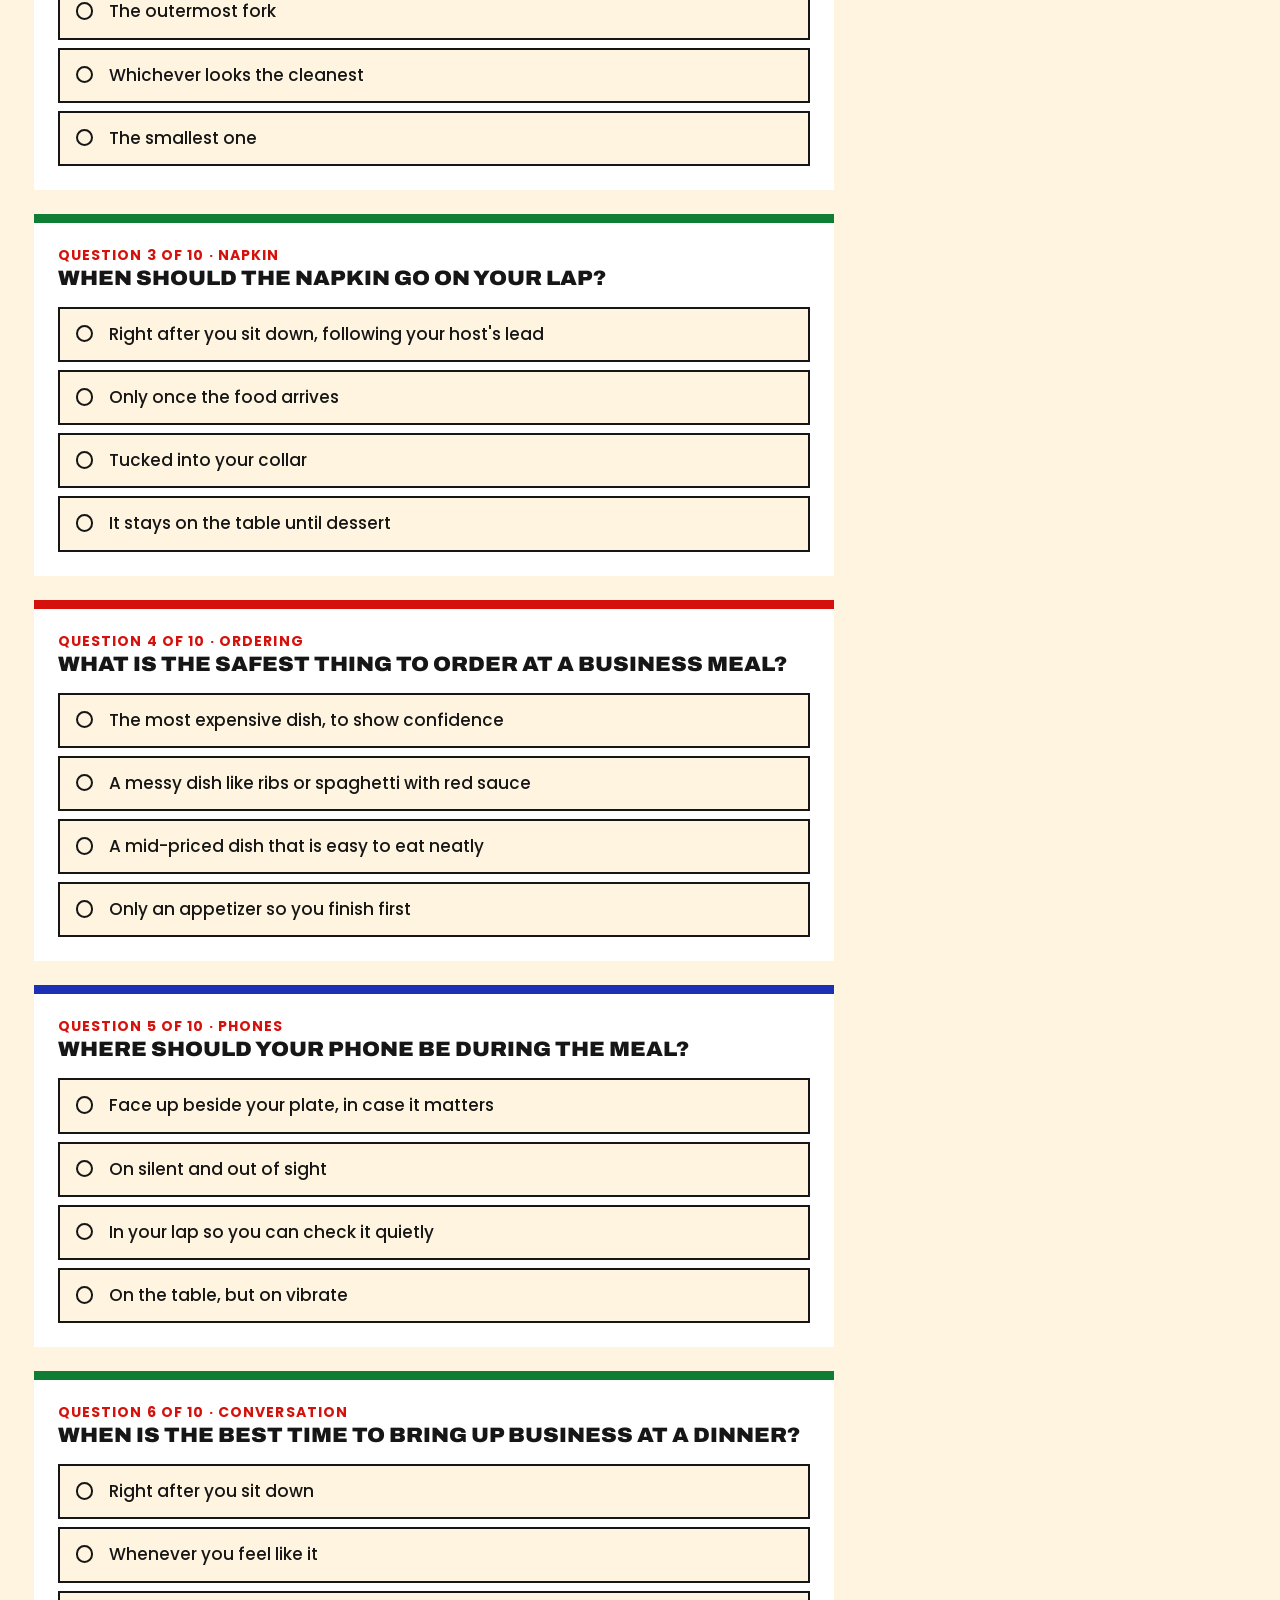
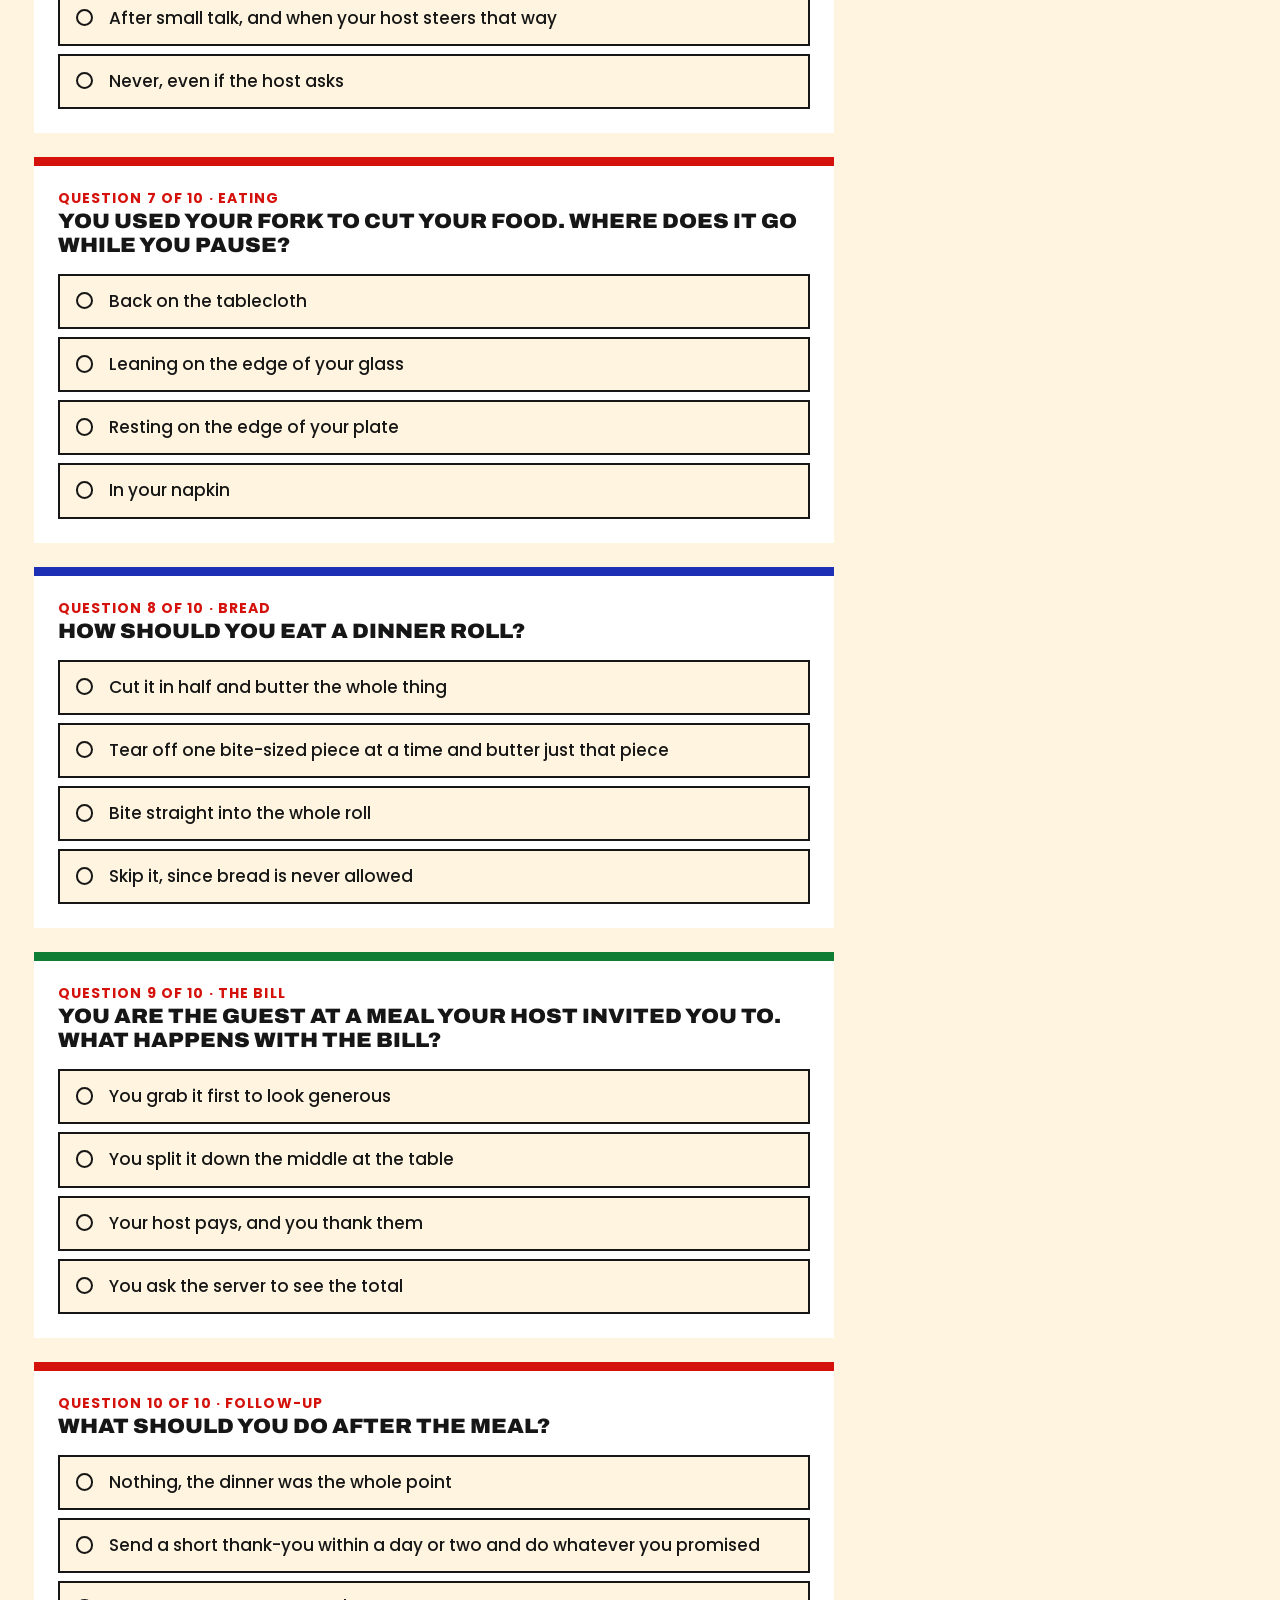
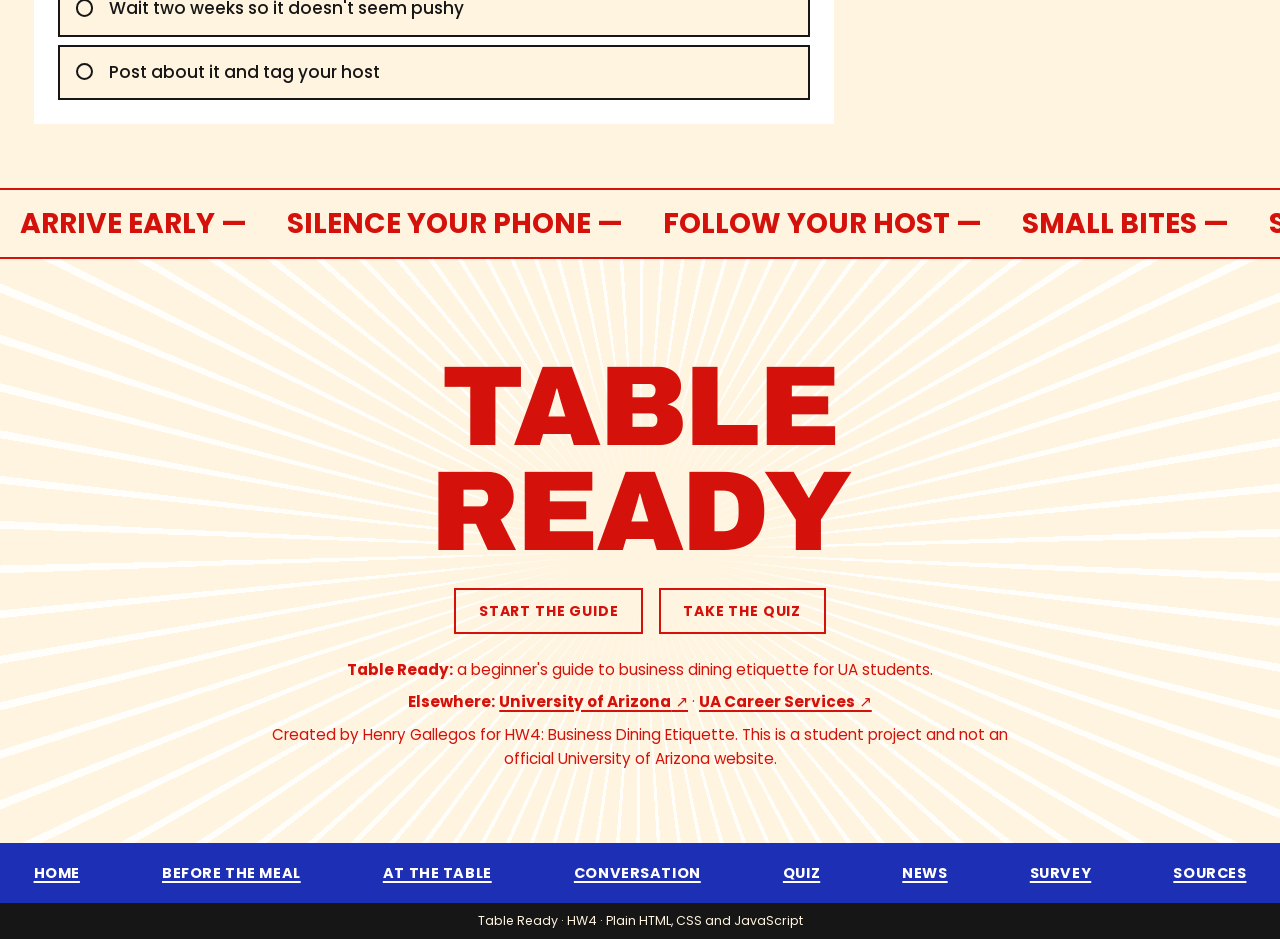
<file: quiz.html>
<!doctype html>
<html lang="en">
<head>
  <meta charset="utf-8">
  <meta name="viewport" content="width=device-width, initial-scale=1">
  <title>Self-check quiz – Table Ready</title>
  <meta name="description" content="A ten-question quiz with instant feedback to check what you learned about business dining etiquette.">
  <meta name="theme-color" content="#fff4df">
  <link rel="icon" href="assets/img/favicon.svg" type="image/svg+xml">
  <script>(function(d){d.classList.add("js");try{if(!sessionStorage.getItem("tr-loaded")&&!matchMedia("(prefers-reduced-motion: reduce)").matches)d.classList.add("show-loader")}catch(e){}})(document.documentElement);</script>
  <link rel="preconnect" href="https://fonts.googleapis.com">
  <link rel="preconnect" href="https://fonts.gstatic.com" crossorigin>
  <link rel="stylesheet" href="https://fonts.googleapis.com/css2?family=Archivo:wdth,wght@62..125,500..900&family=Poppins:ital,wght@0,400;0,500;0,600;0,700;0,800;1,600;1,700&display=swap">
  <link rel="stylesheet" href="assets/css/styles.css">
</head>
<body>
  <a class="skip-link" href="#main">Skip to content</a>
  <div class="loader" aria-hidden="true"><span class="brand">Table <span>Ready</span></span></div>
  <header class="site-header">
    <div class="wrap bar">
      <a class="brand" href="index.html">Table <span>Ready</span></a>
      <div class="header-cta">
        <a class="btn-outline btn--sm" href="before.html">Start the guide</a>
        <a class="btn-outline btn--sm" href="quiz.html">Take the quiz</a>
      </div>
      <div class="header-right">
        <a class="btn btn--sm" href="survey.html">Survey</a>
        <button class="nav-toggle" type="button" aria-expanded="false" aria-controls="site-nav">
          <span class="bars" aria-hidden="true"></span><span class="nav-toggle-label">Menu</span>
        </button>
      </div>
    </div>
    <nav id="site-nav" class="site-nav" aria-label="Main">
      <ul>
          <li><a href="index.html"><span>Home</span><small aria-hidden="true">Start here</small></a></li>
          <li><a href="before.html"><span>Before the meal</span><small aria-hidden="true">Prep &amp; arrival</small></a></li>
          <li><a href="at-the-table.html"><span>At the table</span><small aria-hidden="true">Place settings</small></a></li>
          <li><a href="conversation.html"><span>Conversation</span><small aria-hidden="true">Small talk &amp; the bill</small></a></li>
          <li><a href="quiz.html" aria-current="page"><span>Quiz</span><small aria-hidden="true">Test yourself</small></a></li>
          <li><a href="news.html"><span>News</span><small aria-hidden="true">Latest tips</small></a></li>
          <li><a href="survey.html"><span>Survey</span><small aria-hidden="true">Tell us</small></a></li>
          <li><a href="references.html"><span>Sources</span><small aria-hidden="true">What we read</small></a></li>
      </ul>
    </nav>
  </header>

  <main id="main" tabindex="-1">

    <header class="poster-head poster-head--yellow">
      <div class="wrap">
        <div>
          <p class="eyebrow">Self-check</p>
          <h1>How ready are you for the table?</h1>
          <p class="lede">Ten quick questions. You will see the answer and a short explanation right after each one. Nothing is saved or sent anywhere.</p>
          <p class="deco" aria-hidden="true">Ten questions, answers right away.</p>
        </div>
        <figure class="ph reveal-clip" data-file="head-quiz.jpg" data-size="1600×1000 px"><img src="assets/img/photos/head-quiz.jpg" alt="A wine glass, a plate and cutlery on a white tablecloth." width="1600" height="1000" fetchpriority="high" decoding="async"></figure>
      </div>
    </header>

    <section class="section">
      <div class="wrap">
        <form id="quiz" class="quiz" onsubmit="return false">
          <div class="quiz-status">
            <span id="quiz-status">0 of 10 answered · 0 correct</span>
            <div class="progress" aria-hidden="true"><span id="quiz-bar"></span></div>
            <button type="button" class="btn btn--ghost btn--sm" data-quiz-reset>Start over</button>
          </div>
          <div id="quiz-questions" class="quiz">
            <noscript><p class="aside-note">The quiz needs JavaScript. Without it, try the <a href="at-the-table.html">table guide</a> instead.</p></noscript>
          </div>
          <div id="quiz-result" class="result" hidden tabindex="-1" role="status">
            <h2 id="result-title">Your score</h2>
            <p id="result-text"></p>
            <div class="btn-row">
              <button type="button" class="btn" data-quiz-reset>Try again</button>
              <a class="btn btn--ghost" href="survey.html">Take the survey</a>
            </div>
          </div>
        </form>
      </div>
    </section>

  </main>

  <footer class="site-footer">
    <div class="marquee" aria-hidden="true"><div class="marquee-track"><span>Arrive early —</span><span>Silence your phone —</span><span>Follow your host —</span><span>Small bites —</span><span>Say thank you —</span><span>Ten minutes early is on time. —</span><span>Arrive early —</span><span>Silence your phone —</span><span>Follow your host —</span><span>Small bites —</span><span>Say thank you —</span><span>Ten minutes early is on time. —</span></div></div>
    <section class="sunburst footer-sun" aria-label="About this site">
      <div class="wrap">
        <p class="mega reveal" aria-hidden="true">Table<br>Ready</p>
        <div class="btn-row">
          <a class="btn-outline" href="before.html">Start the guide</a>
          <a class="btn-outline" href="quiz.html">Take the quiz</a>
        </div>
        <div class="footer-info">
          <p><strong>Table Ready:</strong> a beginner's guide to business dining etiquette for UA students.</p>
          <p><strong>Elsewhere:</strong> <a href="https://www.arizona.edu" target="_blank" rel="noopener noreferrer" class="ext">University of Arizona<span class="visually-hidden"> (opens in a new tab)</span></a> · <a href="https://career.arizona.edu" target="_blank" rel="noopener noreferrer" class="ext">UA Career Services<span class="visually-hidden"> (opens in a new tab)</span></a></p>
          <p>Created by Henry Gallegos for HW4: Business Dining Etiquette. This is a student project and not an official University of Arizona website.</p>
        </div>
      </div>
    </section>
    <nav class="footer-nav" aria-label="Footer">
      <ul>
        <li><a href="index.html">Home</a></li>
        <li><a href="before.html">Before the meal</a></li>
        <li><a href="at-the-table.html">At the table</a></li>
        <li><a href="conversation.html">Conversation</a></li>
        <li><a href="quiz.html">Quiz</a></li>
        <li><a href="news.html">News</a></li>
        <li><a href="survey.html">Survey</a></li>
        <li><a href="references.html">Sources</a></li>
      </ul>
    </nav>
    <div class="footer-base"><p>Table Ready · HW4 · Plain HTML, CSS and JavaScript</p></div>
  </footer>
  <script src="assets/js/nav.js" defer></script>
  <script src="assets/js/fx.js" defer></script>
  <script src="assets/js/quiz.js" defer></script>
</body>
</html>
</file>
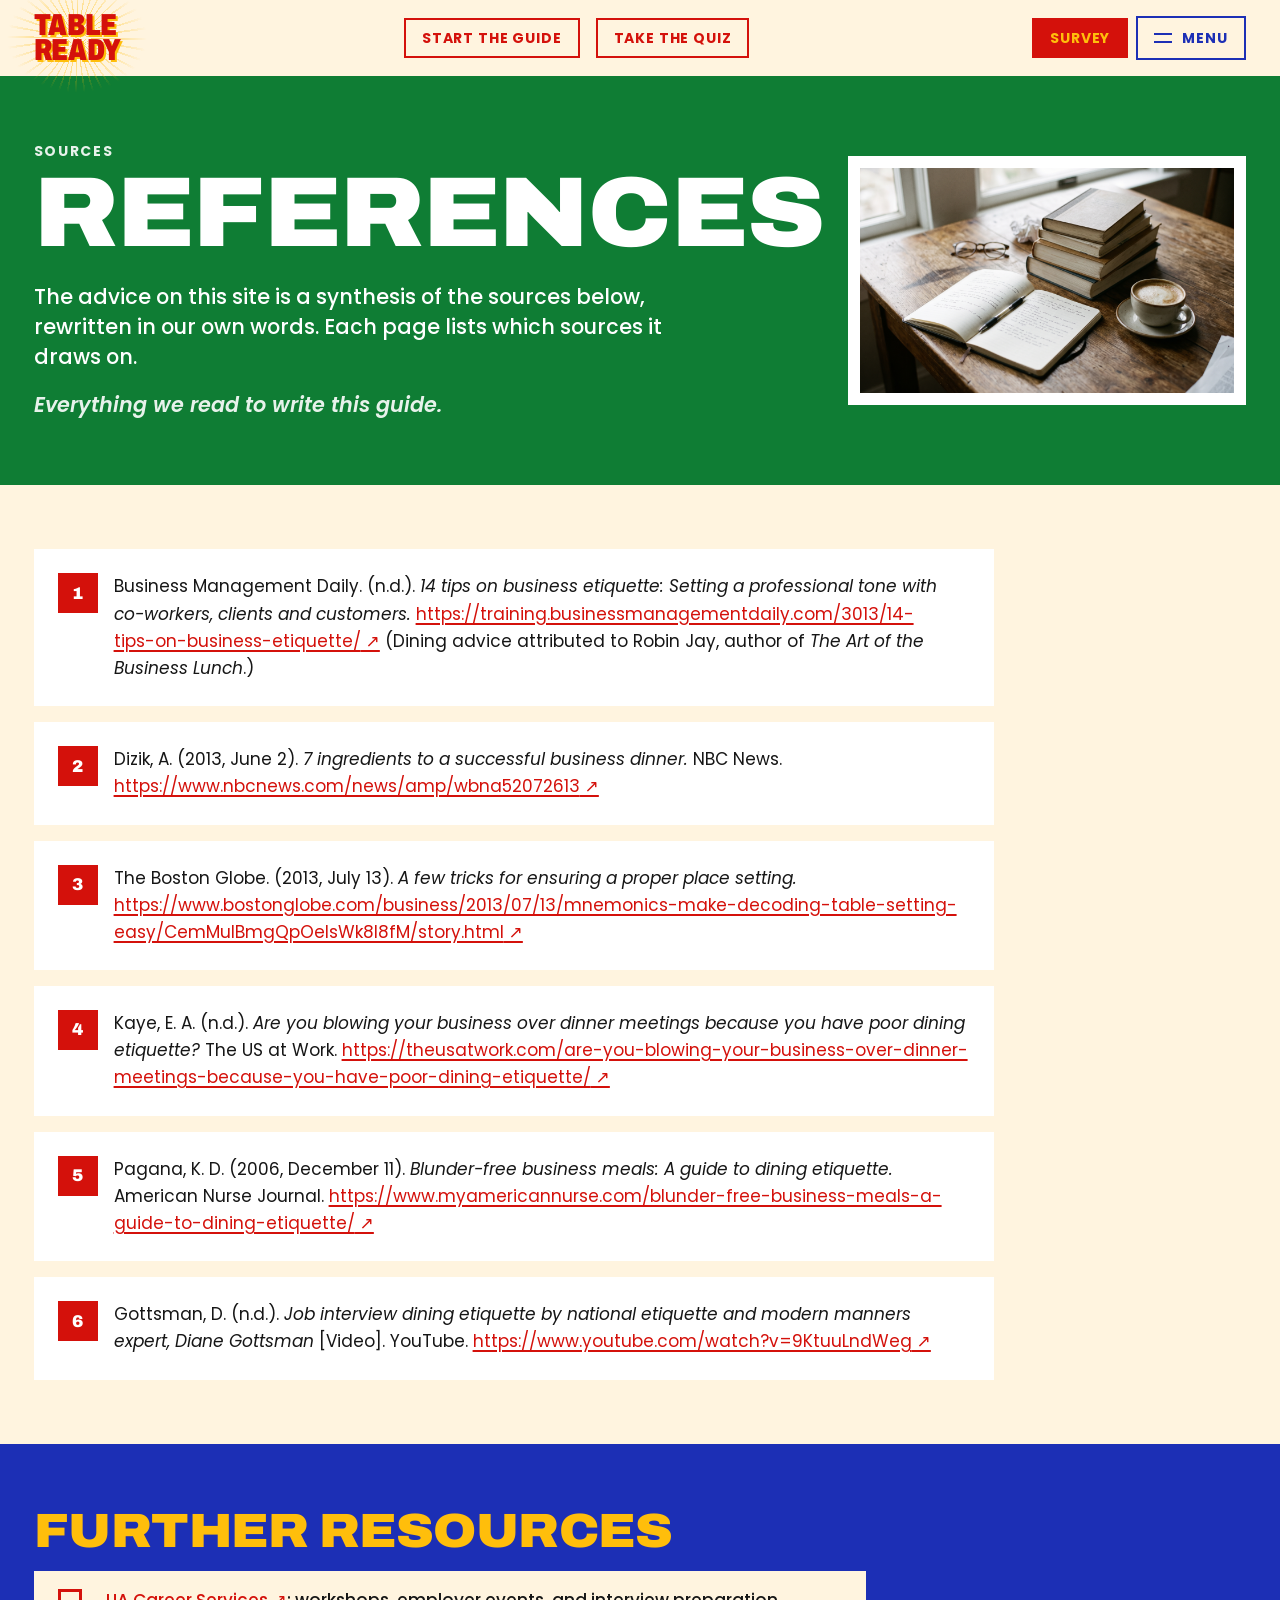
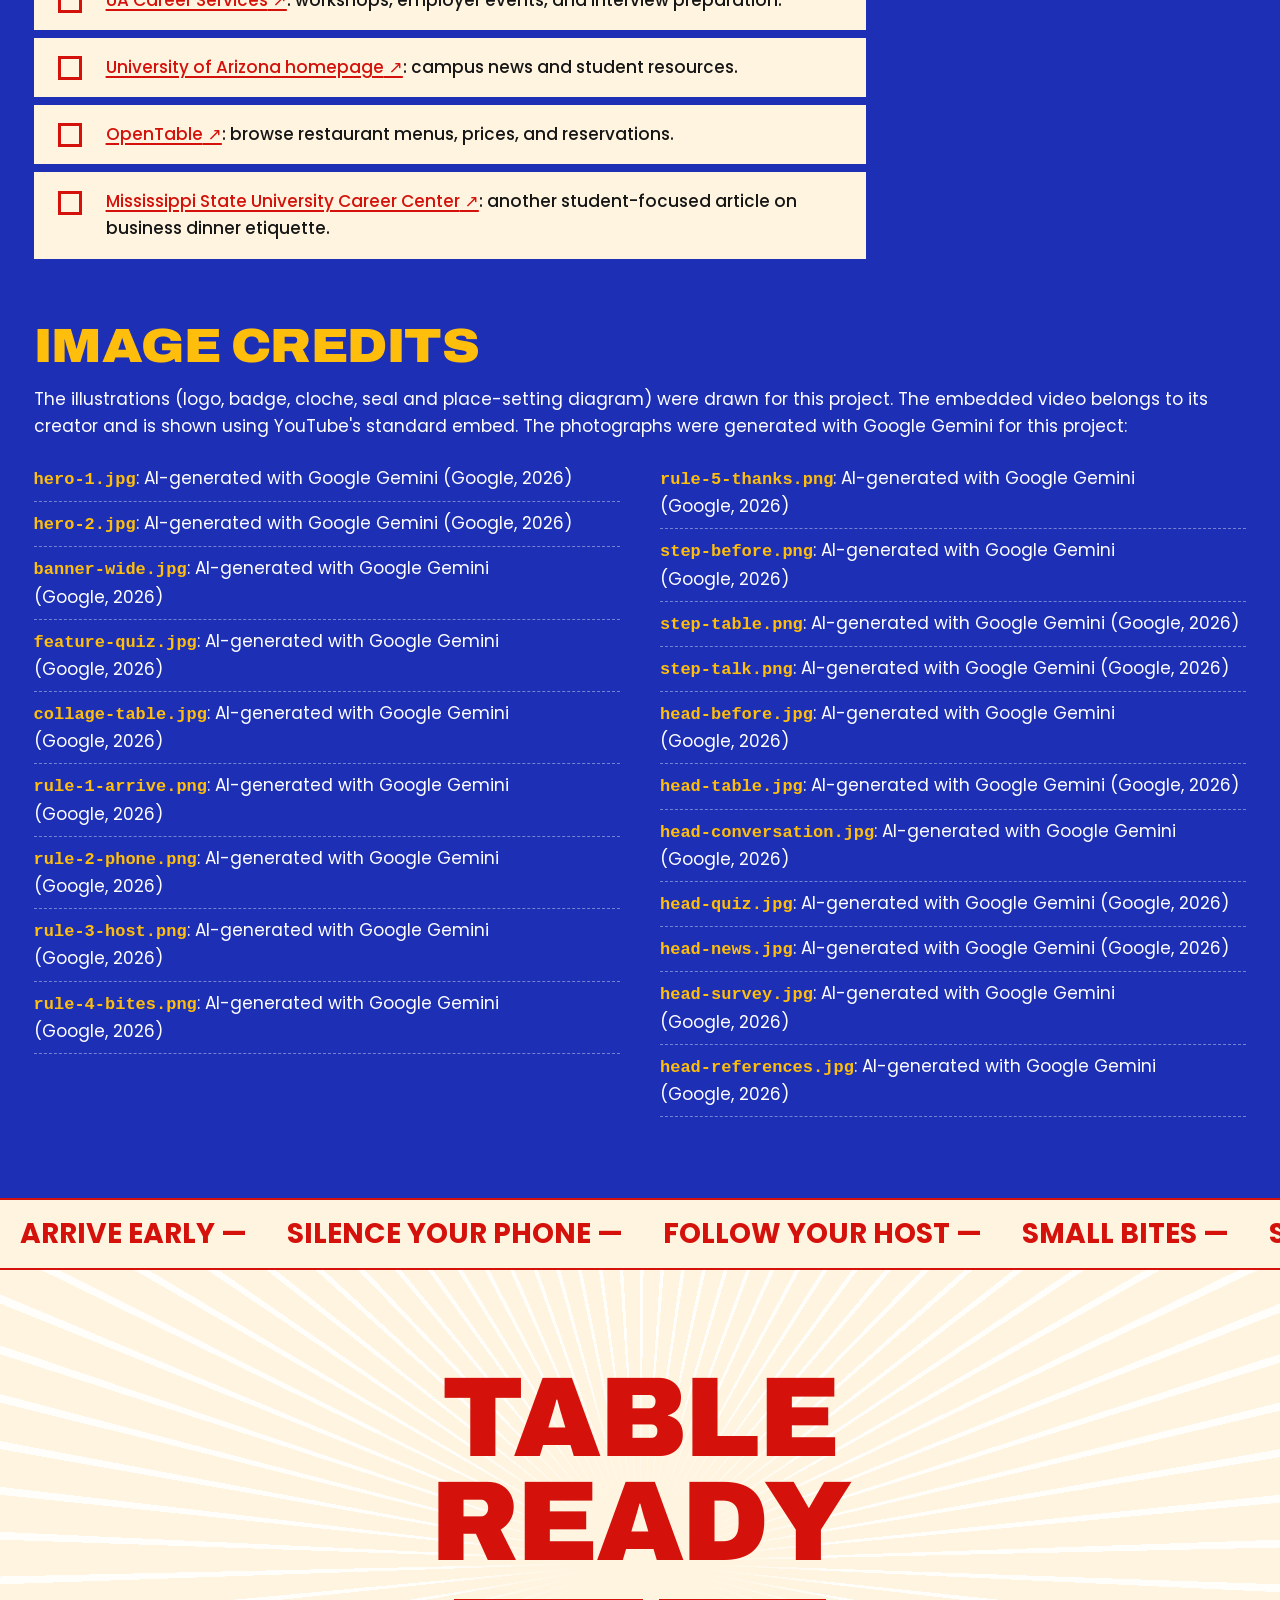
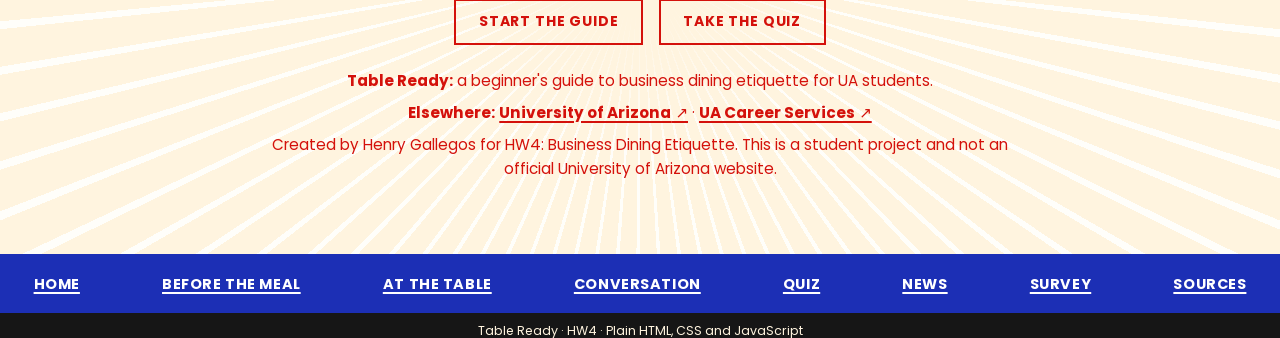
<file: references.html>
<!doctype html>
<html lang="en">
<head>
  <meta charset="utf-8">
  <meta name="viewport" content="width=device-width, initial-scale=1">
  <title>References – Table Ready</title>
  <meta name="description" content="Sources cited on Table Ready, plus further resources about business dining etiquette.">
  <meta name="theme-color" content="#fff4df">
  <link rel="icon" href="assets/img/favicon.svg" type="image/svg+xml">
  <script>(function(d){d.classList.add("js");try{if(!sessionStorage.getItem("tr-loaded")&&!matchMedia("(prefers-reduced-motion: reduce)").matches)d.classList.add("show-loader")}catch(e){}})(document.documentElement);</script>
  <link rel="preconnect" href="https://fonts.googleapis.com">
  <link rel="preconnect" href="https://fonts.gstatic.com" crossorigin>
  <link rel="stylesheet" href="https://fonts.googleapis.com/css2?family=Archivo:wdth,wght@62..125,500..900&family=Poppins:ital,wght@0,400;0,500;0,600;0,700;0,800;1,600;1,700&display=swap">
  <link rel="stylesheet" href="assets/css/styles.css">
</head>
<body>
  <a class="skip-link" href="#main">Skip to content</a>
  <div class="loader" aria-hidden="true"><span class="brand">Table <span>Ready</span></span></div>
  <header class="site-header">
    <div class="wrap bar">
      <a class="brand" href="index.html">Table <span>Ready</span></a>
      <div class="header-cta">
        <a class="btn-outline btn--sm" href="before.html">Start the guide</a>
        <a class="btn-outline btn--sm" href="quiz.html">Take the quiz</a>
      </div>
      <div class="header-right">
        <a class="btn btn--sm" href="survey.html">Survey</a>
        <button class="nav-toggle" type="button" aria-expanded="false" aria-controls="site-nav">
          <span class="bars" aria-hidden="true"></span><span class="nav-toggle-label">Menu</span>
        </button>
      </div>
    </div>
    <nav id="site-nav" class="site-nav" aria-label="Main">
      <ul>
          <li><a href="index.html"><span>Home</span><small aria-hidden="true">Start here</small></a></li>
          <li><a href="before.html"><span>Before the meal</span><small aria-hidden="true">Prep &amp; arrival</small></a></li>
          <li><a href="at-the-table.html"><span>At the table</span><small aria-hidden="true">Place settings</small></a></li>
          <li><a href="conversation.html"><span>Conversation</span><small aria-hidden="true">Small talk &amp; the bill</small></a></li>
          <li><a href="quiz.html"><span>Quiz</span><small aria-hidden="true">Test yourself</small></a></li>
          <li><a href="news.html"><span>News</span><small aria-hidden="true">Latest tips</small></a></li>
          <li><a href="survey.html"><span>Survey</span><small aria-hidden="true">Tell us</small></a></li>
          <li><a href="references.html" aria-current="page"><span>Sources</span><small aria-hidden="true">What we read</small></a></li>
      </ul>
    </nav>
  </header>

  <main id="main" tabindex="-1">

    <header class="poster-head poster-head--green">
      <div class="wrap">
        <div>
          <p class="eyebrow">Sources</p>
          <h1>References</h1>
          <p class="lede">The advice on this site is a synthesis of the sources below, rewritten in our own words. Each page lists which sources it draws on.</p>
          <p class="deco" aria-hidden="true">Everything we read to write this guide.</p>
        </div>
        <figure class="ph reveal-clip" data-file="head-references.jpg" data-size="1600×1000 px"><img src="assets/img/photos/head-references.jpg" alt="An open notebook and books on a table." width="1600" height="1000" fetchpriority="high" decoding="async"></figure>
      </div>
    </header>

    <section class="section">
      <div class="wrap">
        <ol class="refs">
<li id="ref-1" class="reveal"><span class="ref-no">1</span>Business Management Daily. (n.d.). <em>14 tips on business etiquette: Setting a professional tone with co-workers, clients and customers.</em> <a href="https://training.businessmanagementdaily.com/3013/14-tips-on-business-etiquette/" target="_blank" rel="noopener noreferrer" class="ext">https://training.businessmanagementdaily.com/3013/14-tips-on-business-etiquette/<span class="visually-hidden"> (opens in a new tab)</span></a> (Dining advice attributed to Robin Jay, author of <em>The Art of the Business Lunch</em>.)</li>
<li id="ref-2" class="reveal"><span class="ref-no">2</span>Dizik, A. (2013, June 2). <em>7 ingredients to a successful business dinner.</em> NBC News. <a href="https://www.nbcnews.com/news/amp/wbna52072613" target="_blank" rel="noopener noreferrer" class="ext">https://www.nbcnews.com/news/amp/wbna52072613<span class="visually-hidden"> (opens in a new tab)</span></a></li>
<li id="ref-3" class="reveal"><span class="ref-no">3</span>The Boston Globe. (2013, July 13). <em>A few tricks for ensuring a proper place setting.</em> <a href="https://www.bostonglobe.com/business/2013/07/13/mnemonics-make-decoding-table-setting-easy/CemMuIBmgQpOeIsWk8I8fM/story.html" target="_blank" rel="noopener noreferrer" class="ext">https://www.bostonglobe.com/business/2013/07/13/mnemonics-make-decoding-table-setting-easy/CemMuIBmgQpOeIsWk8I8fM/story.html<span class="visually-hidden"> (opens in a new tab)</span></a></li>
<li id="ref-4" class="reveal"><span class="ref-no">4</span>Kaye, E. A. (n.d.). <em>Are you blowing your business over dinner meetings because you have poor dining etiquette?</em> The US at Work. <a href="https://theusatwork.com/are-you-blowing-your-business-over-dinner-meetings-because-you-have-poor-dining-etiquette/" target="_blank" rel="noopener noreferrer" class="ext">https://theusatwork.com/are-you-blowing-your-business-over-dinner-meetings-because-you-have-poor-dining-etiquette/<span class="visually-hidden"> (opens in a new tab)</span></a></li>
<li id="ref-5" class="reveal"><span class="ref-no">5</span>Pagana, K. D. (2006, December 11). <em>Blunder-free business meals: A guide to dining etiquette.</em> American Nurse Journal. <a href="https://www.myamericannurse.com/blunder-free-business-meals-a-guide-to-dining-etiquette/" target="_blank" rel="noopener noreferrer" class="ext">https://www.myamericannurse.com/blunder-free-business-meals-a-guide-to-dining-etiquette/<span class="visually-hidden"> (opens in a new tab)</span></a></li>
<li id="ref-6" class="reveal"><span class="ref-no">6</span>Gottsman, D. (n.d.). <em>Job interview dining etiquette by national etiquette and modern manners expert, Diane Gottsman</em> [Video]. YouTube. <a href="https://www.youtube.com/watch?v=9KtuuLndWeg" target="_blank" rel="noopener noreferrer" class="ext">https://www.youtube.com/watch?v=9KtuuLndWeg<span class="visually-hidden"> (opens in a new tab)</span></a></li>
        </ol>
      </div>
    </section>

    <section class="band band--blue" aria-labelledby="further">
      <div class="wrap">
        <h2 id="further" class="reveal">Further resources</h2>
        <ul class="checklist reveal">
          <li><span><a href="https://career.arizona.edu" target="_blank" rel="noopener noreferrer" class="ext">UA Career Services<span class="visually-hidden"> (opens in a new tab)</span></a>: workshops, employer events, and interview preparation.</span></li>
          <li><span><a href="https://www.arizona.edu" target="_blank" rel="noopener noreferrer" class="ext">University of Arizona homepage<span class="visually-hidden"> (opens in a new tab)</span></a>: campus news and student resources.</span></li>
          <li><span><a href="https://www.opentable.com" target="_blank" rel="noopener noreferrer" class="ext">OpenTable<span class="visually-hidden"> (opens in a new tab)</span></a>: browse restaurant menus, prices, and reservations.</span></li>
          <li><span><a href="https://www.career.msstate.edu/blog/2025/10/01/10-ways-to-demonstrate-your-business-dinner-etiquette-with-tips/" target="_blank" rel="noopener noreferrer" class="ext">Mississippi State University Career Center<span class="visually-hidden"> (opens in a new tab)</span></a>: another student-focused article on business dinner etiquette.</span></li>
        </ul>
        <h2 id="credits" class="reveal" style="margin-top: var(--s-6)">Image credits</h2>
        <p class="reveal">The illustrations (logo, badge, cloche, seal and place-setting diagram) were drawn for this project. The embedded video belongs to its creator and is shown using YouTube's standard embed. The photographs were generated with Google Gemini for this project:</p>
        <ul class="credits">
          <li><code>hero-1.jpg</code>: AI-generated with Google Gemini (Google, 2026)</li>
          <li><code>hero-2.jpg</code>: AI-generated with Google Gemini (Google, 2026)</li>
          <li><code>banner-wide.jpg</code>: AI-generated with Google Gemini (Google, 2026)</li>
          <li><code>feature-quiz.jpg</code>: AI-generated with Google Gemini (Google, 2026)</li>
          <li><code>collage-table.jpg</code>: AI-generated with Google Gemini (Google, 2026)</li>
          <li><code>rule-1-arrive.png</code>: AI-generated with Google Gemini (Google, 2026)</li>
          <li><code>rule-2-phone.png</code>: AI-generated with Google Gemini (Google, 2026)</li>
          <li><code>rule-3-host.png</code>: AI-generated with Google Gemini (Google, 2026)</li>
          <li><code>rule-4-bites.png</code>: AI-generated with Google Gemini (Google, 2026)</li>
          <li><code>rule-5-thanks.png</code>: AI-generated with Google Gemini (Google, 2026)</li>
          <li><code>step-before.png</code>: AI-generated with Google Gemini (Google, 2026)</li>
          <li><code>step-table.png</code>: AI-generated with Google Gemini (Google, 2026)</li>
          <li><code>step-talk.png</code>: AI-generated with Google Gemini (Google, 2026)</li>
          <li><code>head-before.jpg</code>: AI-generated with Google Gemini (Google, 2026)</li>
          <li><code>head-table.jpg</code>: AI-generated with Google Gemini (Google, 2026)</li>
          <li><code>head-conversation.jpg</code>: AI-generated with Google Gemini (Google, 2026)</li>
          <li><code>head-quiz.jpg</code>: AI-generated with Google Gemini (Google, 2026)</li>
          <li><code>head-news.jpg</code>: AI-generated with Google Gemini (Google, 2026)</li>
          <li><code>head-survey.jpg</code>: AI-generated with Google Gemini (Google, 2026)</li>
          <li><code>head-references.jpg</code>: AI-generated with Google Gemini (Google, 2026)</li>
        </ul>
      </div>
    </section>

  </main>

  <footer class="site-footer">
    <div class="marquee" aria-hidden="true"><div class="marquee-track"><span>Arrive early —</span><span>Silence your phone —</span><span>Follow your host —</span><span>Small bites —</span><span>Say thank you —</span><span>Ten minutes early is on time. —</span><span>Arrive early —</span><span>Silence your phone —</span><span>Follow your host —</span><span>Small bites —</span><span>Say thank you —</span><span>Ten minutes early is on time. —</span></div></div>
    <section class="sunburst footer-sun" aria-label="About this site">
      <div class="wrap">
        <p class="mega reveal" aria-hidden="true">Table<br>Ready</p>
        <div class="btn-row">
          <a class="btn-outline" href="before.html">Start the guide</a>
          <a class="btn-outline" href="quiz.html">Take the quiz</a>
        </div>
        <div class="footer-info">
          <p><strong>Table Ready:</strong> a beginner's guide to business dining etiquette for UA students.</p>
          <p><strong>Elsewhere:</strong> <a href="https://www.arizona.edu" target="_blank" rel="noopener noreferrer" class="ext">University of Arizona<span class="visually-hidden"> (opens in a new tab)</span></a> · <a href="https://career.arizona.edu" target="_blank" rel="noopener noreferrer" class="ext">UA Career Services<span class="visually-hidden"> (opens in a new tab)</span></a></p>
          <p>Created by Henry Gallegos for HW4: Business Dining Etiquette. This is a student project and not an official University of Arizona website.</p>
        </div>
      </div>
    </section>
    <nav class="footer-nav" aria-label="Footer">
      <ul>
        <li><a href="index.html">Home</a></li>
        <li><a href="before.html">Before the meal</a></li>
        <li><a href="at-the-table.html">At the table</a></li>
        <li><a href="conversation.html">Conversation</a></li>
        <li><a href="quiz.html">Quiz</a></li>
        <li><a href="news.html">News</a></li>
        <li><a href="survey.html">Survey</a></li>
        <li><a href="references.html">Sources</a></li>
      </ul>
    </nav>
    <div class="footer-base"><p>Table Ready · HW4 · Plain HTML, CSS and JavaScript</p></div>
  </footer>
  <script src="assets/js/nav.js" defer></script>
  <script src="assets/js/fx.js" defer></script>
</body>
</html>
</file>
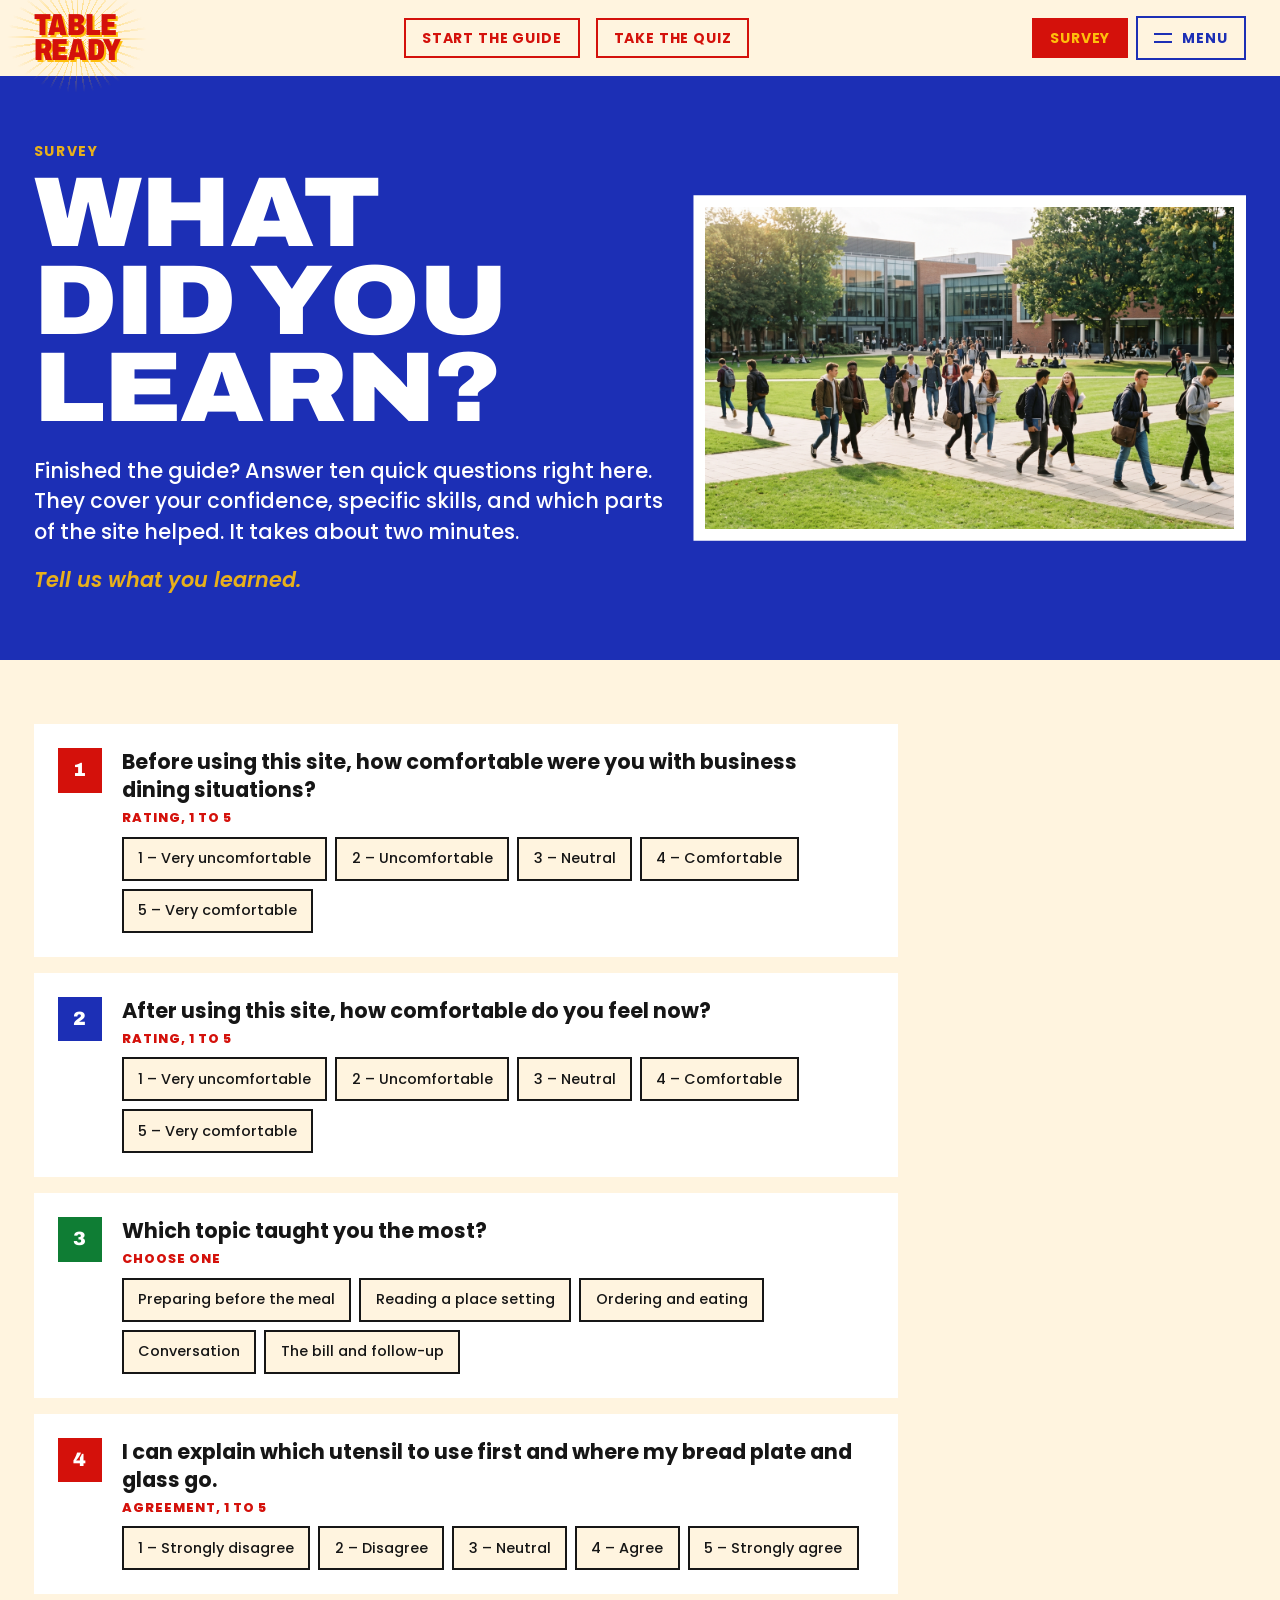
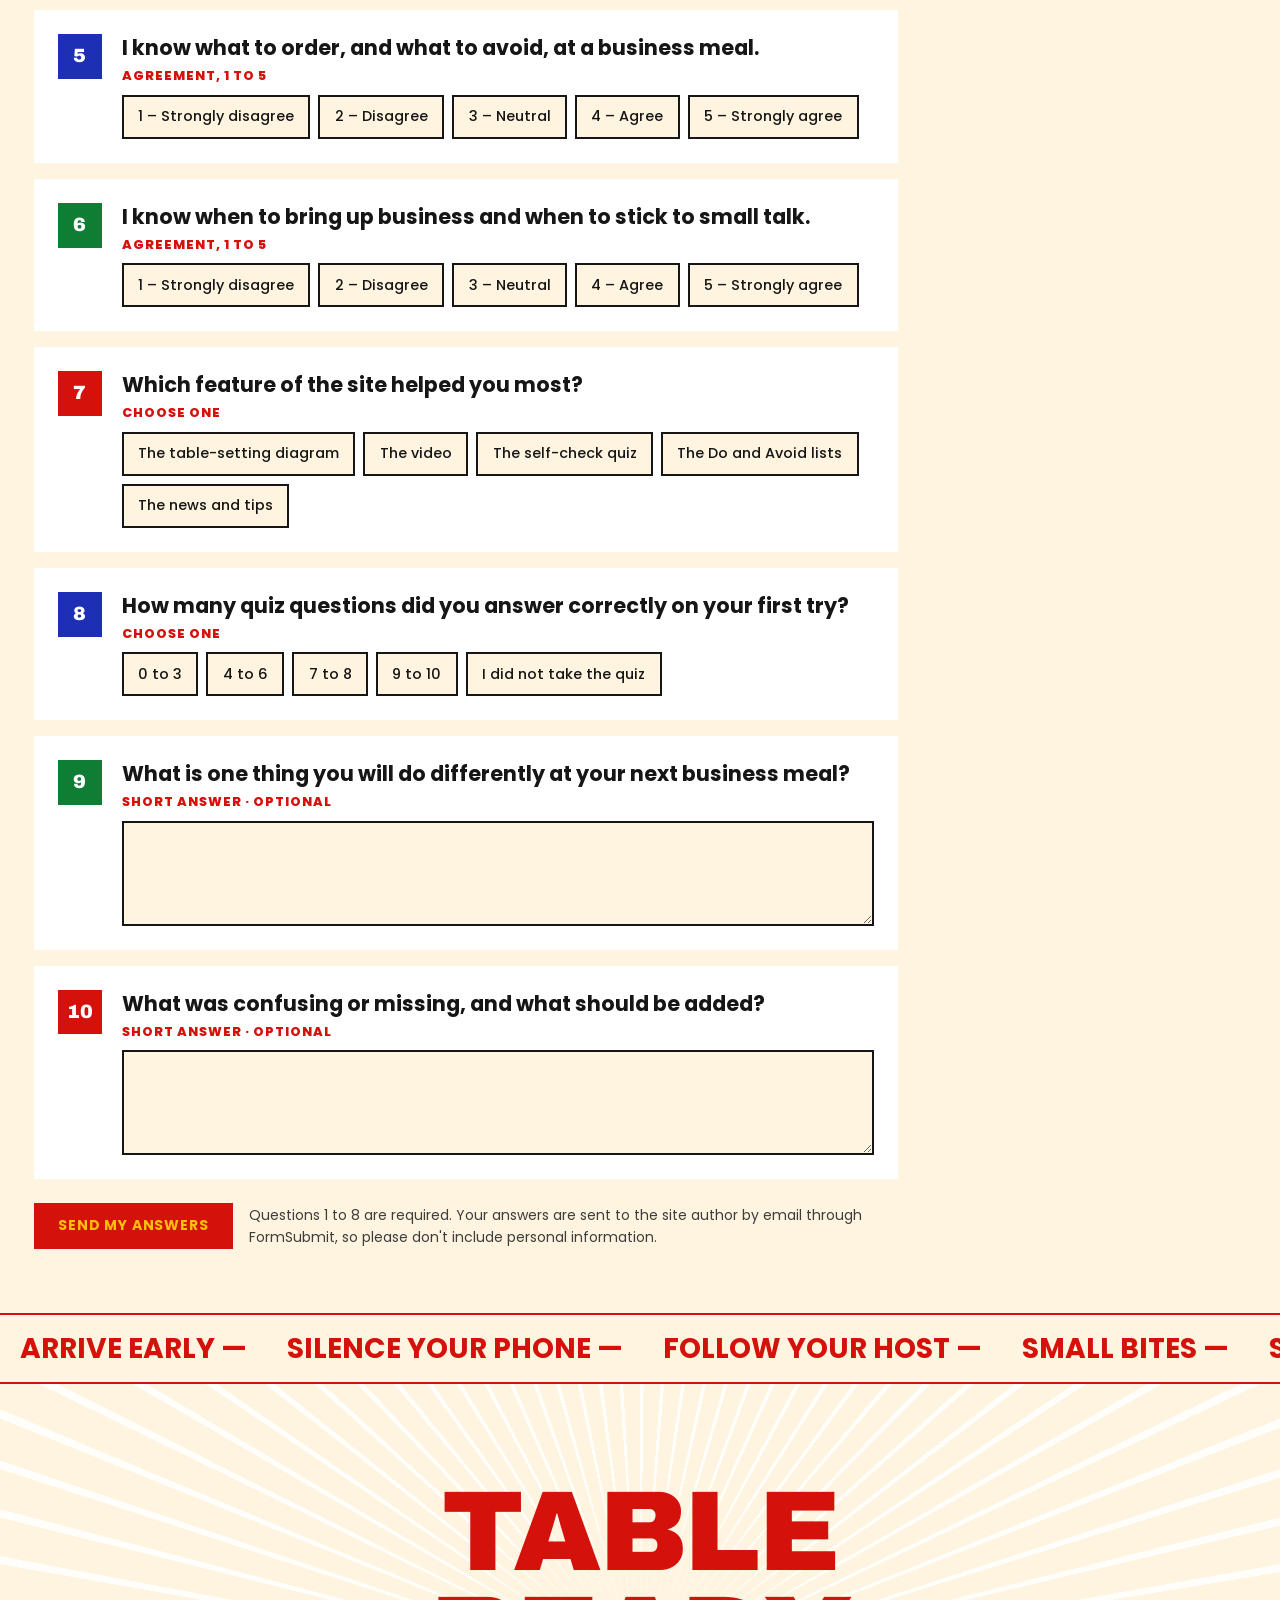
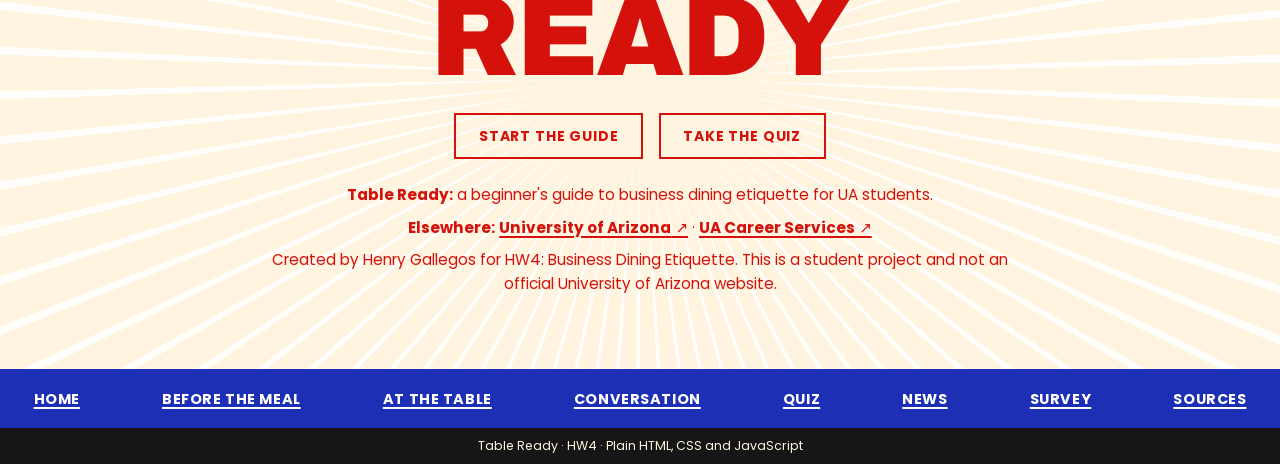
<file: survey.html>
<!doctype html>
<html lang="en">
<head>
  <meta charset="utf-8">
  <meta name="viewport" content="width=device-width, initial-scale=1">
  <title>Survey – Table Ready</title>
  <meta name="description" content="Ten survey questions about what students learned from the Table Ready business dining etiquette guide.">
  <meta name="theme-color" content="#fff4df">
  <link rel="icon" href="assets/img/favicon.svg" type="image/svg+xml">
  <script>(function(d){d.classList.add("js");try{if(!sessionStorage.getItem("tr-loaded")&&!matchMedia("(prefers-reduced-motion: reduce)").matches)d.classList.add("show-loader")}catch(e){}})(document.documentElement);</script>
  <link rel="preconnect" href="https://fonts.googleapis.com">
  <link rel="preconnect" href="https://fonts.gstatic.com" crossorigin>
  <link rel="stylesheet" href="https://fonts.googleapis.com/css2?family=Archivo:wdth,wght@62..125,500..900&family=Poppins:ital,wght@0,400;0,500;0,600;0,700;0,800;1,600;1,700&display=swap">
  <link rel="stylesheet" href="assets/css/styles.css">
</head>
<body>
  <a class="skip-link" href="#main">Skip to content</a>
  <div class="loader" aria-hidden="true"><span class="brand">Table <span>Ready</span></span></div>
  <header class="site-header">
    <div class="wrap bar">
      <a class="brand" href="index.html">Table <span>Ready</span></a>
      <div class="header-cta">
        <a class="btn-outline btn--sm" href="before.html">Start the guide</a>
        <a class="btn-outline btn--sm" href="quiz.html">Take the quiz</a>
      </div>
      <div class="header-right">
        <a class="btn btn--sm" href="survey.html">Survey</a>
        <button class="nav-toggle" type="button" aria-expanded="false" aria-controls="site-nav">
          <span class="bars" aria-hidden="true"></span><span class="nav-toggle-label">Menu</span>
        </button>
      </div>
    </div>
    <nav id="site-nav" class="site-nav" aria-label="Main">
      <ul>
          <li><a href="index.html"><span>Home</span><small aria-hidden="true">Start here</small></a></li>
          <li><a href="before.html"><span>Before the meal</span><small aria-hidden="true">Prep &amp; arrival</small></a></li>
          <li><a href="at-the-table.html"><span>At the table</span><small aria-hidden="true">Place settings</small></a></li>
          <li><a href="conversation.html"><span>Conversation</span><small aria-hidden="true">Small talk &amp; the bill</small></a></li>
          <li><a href="quiz.html"><span>Quiz</span><small aria-hidden="true">Test yourself</small></a></li>
          <li><a href="news.html"><span>News</span><small aria-hidden="true">Latest tips</small></a></li>
          <li><a href="survey.html" aria-current="page"><span>Survey</span><small aria-hidden="true">Tell us</small></a></li>
          <li><a href="references.html"><span>Sources</span><small aria-hidden="true">What we read</small></a></li>
      </ul>
    </nav>
  </header>

  <main id="main" tabindex="-1">

    <header class="poster-head poster-head--blue">
      <div class="wrap">
        <div>
          <p class="eyebrow">Survey</p>
          <h1>What did you learn?</h1>
          <p class="lede">Finished the guide? Answer ten quick questions right here. They cover your confidence, specific skills, and which parts of the site helped. It takes about two minutes.</p>
          <p class="deco" aria-hidden="true">Tell us what you learned.</p>
        </div>
        <figure class="ph reveal-clip" data-file="head-survey.jpg" data-size="1600×1000 px"><img src="assets/img/photos/head-survey.jpg" alt="University students walking across campus." width="1600" height="1000" fetchpriority="high" decoding="async"></figure>
      </div>
    </header>

    <section class="section">
      <div class="wrap">
        <form id="survey-form" class="survey-form" action="https://formsubmit.co/henryg05@arizona.edu" method="POST">
          <input type="hidden" name="_subject" value="Table Ready survey response">
          <input type="hidden" name="_template" value="table">
          <input type="hidden" name="_captcha" value="false">
          <input type="hidden" name="_next" value="https://henrychh06.github.io/dining-hw4/survey.html?sent=1#thanks">
          <input type="text" name="_honey" class="visually-hidden" tabindex="-1" autocomplete="off" aria-hidden="true">
        <ol class="survey">
<li class="reveal"><fieldset><legend class="q-text">Before using this site, how comfortable were you with business dining situations?</legend><p class="type">Rating, 1 to 5</p><div class="scale"><label><input type="radio" name="q1_comfort_before" value="1 – Very uncomfortable" required><span>1 – Very uncomfortable</span></label><label><input type="radio" name="q1_comfort_before" value="2 – Uncomfortable"><span>2 – Uncomfortable</span></label><label><input type="radio" name="q1_comfort_before" value="3 – Neutral"><span>3 – Neutral</span></label><label><input type="radio" name="q1_comfort_before" value="4 – Comfortable"><span>4 – Comfortable</span></label><label><input type="radio" name="q1_comfort_before" value="5 – Very comfortable"><span>5 – Very comfortable</span></label></div></fieldset></li>
<li class="reveal"><fieldset><legend class="q-text">After using this site, how comfortable do you feel now?</legend><p class="type">Rating, 1 to 5</p><div class="scale"><label><input type="radio" name="q2_comfort_after" value="1 – Very uncomfortable" required><span>1 – Very uncomfortable</span></label><label><input type="radio" name="q2_comfort_after" value="2 – Uncomfortable"><span>2 – Uncomfortable</span></label><label><input type="radio" name="q2_comfort_after" value="3 – Neutral"><span>3 – Neutral</span></label><label><input type="radio" name="q2_comfort_after" value="4 – Comfortable"><span>4 – Comfortable</span></label><label><input type="radio" name="q2_comfort_after" value="5 – Very comfortable"><span>5 – Very comfortable</span></label></div></fieldset></li>
<li class="reveal"><fieldset><legend class="q-text">Which topic taught you the most?</legend><p class="type">Choose one</p><div class="choices"><label><input type="radio" name="q3_best_topic" value="Preparing before the meal" required><span>Preparing before the meal</span></label><label><input type="radio" name="q3_best_topic" value="Reading a place setting"><span>Reading a place setting</span></label><label><input type="radio" name="q3_best_topic" value="Ordering and eating"><span>Ordering and eating</span></label><label><input type="radio" name="q3_best_topic" value="Conversation"><span>Conversation</span></label><label><input type="radio" name="q3_best_topic" value="The bill and follow-up"><span>The bill and follow-up</span></label></div></fieldset></li>
<li class="reveal"><fieldset><legend class="q-text">I can explain which utensil to use first and where my bread plate and glass go.</legend><p class="type">Agreement, 1 to 5</p><div class="scale"><label><input type="radio" name="q4_place_setting" value="1 – Strongly disagree" required><span>1 – Strongly disagree</span></label><label><input type="radio" name="q4_place_setting" value="2 – Disagree"><span>2 – Disagree</span></label><label><input type="radio" name="q4_place_setting" value="3 – Neutral"><span>3 – Neutral</span></label><label><input type="radio" name="q4_place_setting" value="4 – Agree"><span>4 – Agree</span></label><label><input type="radio" name="q4_place_setting" value="5 – Strongly agree"><span>5 – Strongly agree</span></label></div></fieldset></li>
<li class="reveal"><fieldset><legend class="q-text">I know what to order, and what to avoid, at a business meal.</legend><p class="type">Agreement, 1 to 5</p><div class="scale"><label><input type="radio" name="q5_ordering" value="1 – Strongly disagree" required><span>1 – Strongly disagree</span></label><label><input type="radio" name="q5_ordering" value="2 – Disagree"><span>2 – Disagree</span></label><label><input type="radio" name="q5_ordering" value="3 – Neutral"><span>3 – Neutral</span></label><label><input type="radio" name="q5_ordering" value="4 – Agree"><span>4 – Agree</span></label><label><input type="radio" name="q5_ordering" value="5 – Strongly agree"><span>5 – Strongly agree</span></label></div></fieldset></li>
<li class="reveal"><fieldset><legend class="q-text">I know when to bring up business and when to stick to small talk.</legend><p class="type">Agreement, 1 to 5</p><div class="scale"><label><input type="radio" name="q6_business_talk" value="1 – Strongly disagree" required><span>1 – Strongly disagree</span></label><label><input type="radio" name="q6_business_talk" value="2 – Disagree"><span>2 – Disagree</span></label><label><input type="radio" name="q6_business_talk" value="3 – Neutral"><span>3 – Neutral</span></label><label><input type="radio" name="q6_business_talk" value="4 – Agree"><span>4 – Agree</span></label><label><input type="radio" name="q6_business_talk" value="5 – Strongly agree"><span>5 – Strongly agree</span></label></div></fieldset></li>
<li class="reveal"><fieldset><legend class="q-text">Which feature of the site helped you most?</legend><p class="type">Choose one</p><div class="choices"><label><input type="radio" name="q7_best_feature" value="The table-setting diagram" required><span>The table-setting diagram</span></label><label><input type="radio" name="q7_best_feature" value="The video"><span>The video</span></label><label><input type="radio" name="q7_best_feature" value="The self-check quiz"><span>The self-check quiz</span></label><label><input type="radio" name="q7_best_feature" value="The Do and Avoid lists"><span>The Do and Avoid lists</span></label><label><input type="radio" name="q7_best_feature" value="The news and tips"><span>The news and tips</span></label></div></fieldset></li>
<li class="reveal"><fieldset><legend class="q-text">How many quiz questions did you answer correctly on your first try?</legend><p class="type">Choose one</p><div class="choices"><label><input type="radio" name="q8_quiz_score" value="0 to 3" required><span>0 to 3</span></label><label><input type="radio" name="q8_quiz_score" value="4 to 6"><span>4 to 6</span></label><label><input type="radio" name="q8_quiz_score" value="7 to 8"><span>7 to 8</span></label><label><input type="radio" name="q8_quiz_score" value="9 to 10"><span>9 to 10</span></label><label><input type="radio" name="q8_quiz_score" value="I did not take the quiz"><span>I did not take the quiz</span></label></div></fieldset></li>
<li class="reveal"><label class="q-text" for="q9_do_differently">What is one thing you will do differently at your next business meal?</label><p class="type" id="q9_do_differently-type">Short answer · optional</p><textarea id="q9_do_differently" name="q9_do_differently" rows="3" aria-describedby="q9_do_differently-type"></textarea></li>
<li class="reveal"><label class="q-text" for="q10_missing">What was confusing or missing, and what should be added?</label><p class="type" id="q10_missing-type">Short answer · optional</p><textarea id="q10_missing" name="q10_missing" rows="3" aria-describedby="q10_missing-type"></textarea></li>
        </ol>
          <div class="survey-submit reveal">
            <button type="submit" class="btn">Send my answers</button>
            <p>Questions 1 to 8 are required. Your answers are sent to the site author by email through FormSubmit, so please don't include personal information.</p>
          </div>
        </form>
        <div id="thanks" class="result" hidden tabindex="-1" role="status">
          <h2>Thank you!</h2>
          <p>Your answers were sent. They help make Table Ready more useful for the next student heading to a business meal.</p>
          <div class="btn-row">
            <a class="btn" href="index.html">Back to home</a>
            <a class="btn btn--ghost" href="quiz.html">Take the quiz again</a>
          </div>
        </div>
      </div>
    </section>

  </main>

  <footer class="site-footer">
    <div class="marquee" aria-hidden="true"><div class="marquee-track"><span>Arrive early —</span><span>Silence your phone —</span><span>Follow your host —</span><span>Small bites —</span><span>Say thank you —</span><span>Ten minutes early is on time. —</span><span>Arrive early —</span><span>Silence your phone —</span><span>Follow your host —</span><span>Small bites —</span><span>Say thank you —</span><span>Ten minutes early is on time. —</span></div></div>
    <section class="sunburst footer-sun" aria-label="About this site">
      <div class="wrap">
        <p class="mega reveal" aria-hidden="true">Table<br>Ready</p>
        <div class="btn-row">
          <a class="btn-outline" href="before.html">Start the guide</a>
          <a class="btn-outline" href="quiz.html">Take the quiz</a>
        </div>
        <div class="footer-info">
          <p><strong>Table Ready:</strong> a beginner's guide to business dining etiquette for UA students.</p>
          <p><strong>Elsewhere:</strong> <a href="https://www.arizona.edu" target="_blank" rel="noopener noreferrer" class="ext">University of Arizona<span class="visually-hidden"> (opens in a new tab)</span></a> · <a href="https://career.arizona.edu" target="_blank" rel="noopener noreferrer" class="ext">UA Career Services<span class="visually-hidden"> (opens in a new tab)</span></a></p>
          <p>Created by Henry Gallegos for HW4: Business Dining Etiquette. This is a student project and not an official University of Arizona website.</p>
        </div>
      </div>
    </section>
    <nav class="footer-nav" aria-label="Footer">
      <ul>
        <li><a href="index.html">Home</a></li>
        <li><a href="before.html">Before the meal</a></li>
        <li><a href="at-the-table.html">At the table</a></li>
        <li><a href="conversation.html">Conversation</a></li>
        <li><a href="quiz.html">Quiz</a></li>
        <li><a href="news.html">News</a></li>
        <li><a href="survey.html">Survey</a></li>
        <li><a href="references.html">Sources</a></li>
      </ul>
    </nav>
    <div class="footer-base"><p>Table Ready · HW4 · Plain HTML, CSS and JavaScript</p></div>
  </footer>
  <script src="assets/js/nav.js" defer></script>
  <script src="assets/js/fx.js" defer></script>
  <script>
    (function () {
      if (!/[?&]sent=1/.test(location.search)) return;
      var form = document.getElementById("survey-form"), thanks = document.getElementById("thanks");
      form.hidden = true; thanks.hidden = false; thanks.focus();
    })();
  </script>
</body>
</html>
</file>
<file: assets/css/styles.css>
/* Table Ready — Business Dining Etiquette
   Poster-style redesign: bold color blocks, giant type, scroll motion.
   Order: tokens, base, layout, header/menu, buttons, components, pages, footer, motion. */

:root {
  /* Paper */
  --cream: #fff4df;
  --cream-2: #fbe7c4;
  --white: #ffffff;
  --ink: #161616;
  --ink-2: #3d3d3d;

  /* Poster colors (all text pairings checked for WCAG AA) */
  --red: #d4110b;        /* white/cream text on red: 5.4:1 / 4.9:1 */
  --red-dark: #a50d08;
  --yellow: #ffbe0b;     /* blue or ink text on yellow */
  --yellow-soft: #f8e27a;
  --blue: #1c2fb5;       /* white text on blue: 9.9:1 */
  --blue-dark: #121f80;
  --green: #0f7d34;      /* white text on green: 5.2:1 */
  --orange: #ff8a00;

  /* Status */
  --good: var(--green);
  --avoid: var(--red);

  /* Type */
  --font-display: "Archivo", "Arial Narrow", Impact, sans-serif;
  --font-body: "Poppins", system-ui, -apple-system, "Segoe UI", Roboto, sans-serif;
  --step--1: 0.875rem;
  --step-0: 1.0625rem;
  --step-1: 1.3rem;
  --step-2: clamp(1.5rem, 1.2rem + 1.2vw, 2rem);
  --step-3: clamp(1.9rem, 1.3rem + 2.4vw, 3rem);
  --step-4: clamp(2.6rem, 1.4rem + 5vw, 5.5rem);

  /* Space */
  --s-1: 0.25rem;
  --s-2: 0.5rem;
  --s-3: 1rem;
  --s-4: 1.5rem;
  --s-5: 2.5rem;
  --s-6: 4rem;
  --s-7: 6rem;
  --gutter: clamp(1rem, 0.5rem + 2vw, 2.5rem);

  --wrap: 82rem;
  --measure: 64ch;
  --line: 2px solid var(--red);
  --ease-out: cubic-bezier(0.23, 1, 0.32, 1);
  --ease-in-out: cubic-bezier(0.77, 0, 0.175, 1);
  --header-h: 4.75rem;
  color-scheme: light;
}

/* ---------- Base ---------- */
*, *::before, *::after { box-sizing: border-box; }
html { -webkit-text-size-adjust: 100%; scroll-padding-top: calc(var(--header-h) + 1rem); }
body {
  margin: 0;
  background: var(--cream);
  color: var(--ink);
  font-family: var(--font-body);
  font-size: var(--step-0);
  line-height: 1.6;
  overflow-x: hidden;
  -webkit-font-smoothing: antialiased;
  -moz-osx-font-smoothing: grayscale;
}
img, svg { max-width: 100%; height: auto; display: block; }
h1, h2, h3 {
  font-family: var(--font-display);
  font-weight: 900;
  font-stretch: 110%;
  text-transform: uppercase;
  line-height: 0.98;
  letter-spacing: -0.01em;
  margin: 0 0 var(--s-3);
  text-wrap: balance;
}
h1 { font-size: var(--step-4); }
h2 { font-size: var(--step-3); }
h3 { font-size: var(--step-2); }
p, li { text-wrap: pretty; }
p { margin: 0 0 var(--s-3); }
a { color: var(--red); text-underline-offset: 0.2em; text-decoration-thickness: 2px; }
a:hover { color: var(--red-dark); }
:focus-visible { outline: 3px solid var(--blue); outline-offset: 3px; }
::selection { background: var(--red); color: var(--white); }
strong { font-weight: 700; }

.visually-hidden {
  position: absolute !important; width: 1px; height: 1px; padding: 0; margin: -1px;
  overflow: hidden; clip: rect(0 0 0 0); white-space: nowrap; border: 0;
}
.skip-link {
  position: absolute; left: var(--s-3); top: -4rem; z-index: 100;
  background: var(--blue); color: var(--white); padding: var(--s-2) var(--s-3); font-weight: 700;
}
.skip-link:focus { top: var(--s-3); color: var(--white); }
main:focus { outline: none; }

/* ---------- Layout ---------- */
.wrap { width: 100%; max-width: var(--wrap); margin-inline: auto; padding-inline: var(--gutter); }
.section { padding-block: var(--s-6); }
.stack > * + * { margin-top: var(--s-3); }
.prose { max-width: var(--measure); }
.prose p:last-child { margin-bottom: 0; }
.split { display: grid; gap: var(--s-5); }
@media (min-width: 56rem) {
  .split { grid-template-columns: 1fr 1fr; align-items: start; }
  .split--wide { grid-template-columns: 1.4fr 1fr; }
}
.eyebrow {
  font-family: var(--font-body); font-weight: 700; font-size: var(--step--1);
  letter-spacing: 0.12em; text-transform: uppercase; margin-bottom: var(--s-2);
}
.lede { font-size: var(--step-1); line-height: 1.45; max-width: 52ch; }
.deco {                                 /* decorative italic tagline */
  font-family: var(--font-body); font-weight: 600; font-style: italic;
  text-transform: none; letter-spacing: 0;
}
.sources-note { font-size: var(--step--1); color: var(--ink-2); margin-top: var(--s-4); }
.sources-note a { color: inherit; }

/* ---------- Header ---------- */
.site-header {
  position: sticky; top: 0; z-index: 50;
  background: var(--cream);
  transition: transform 300ms var(--ease-out);
}
.site-header.is-hidden { transform: translateY(-100%); }
.site-header .bar {
  display: grid; grid-template-columns: auto 1fr auto; align-items: center; gap: var(--s-3);
  min-height: var(--header-h);
}
.brand {
  position: relative; isolation: isolate; display: inline-block;
  font-family: var(--font-display); font-weight: 900; font-stretch: 75%;
  font-size: 1.9rem; line-height: 0.82; text-transform: uppercase;
  color: var(--red); text-decoration: none; letter-spacing: -0.01em;
  text-shadow: 2px 2px 0 var(--yellow);
}
.brand span { display: block; color: var(--red); }
.brand::before {                         /* sun rays behind the logo */
  content: ""; position: absolute; z-index: -1; inset: -60% -30%;
  background: repeating-conic-gradient(var(--yellow) 0deg 2deg, transparent 2deg 9deg);
  -webkit-mask: radial-gradient(closest-side, #000 35%, transparent 100%);
          mask: radial-gradient(closest-side, #000 35%, transparent 100%);
  opacity: 0.55;
}
.brand:hover { color: var(--red); }
.header-cta { display: none; justify-content: center; gap: var(--s-3); }
.header-right { grid-column: 3; justify-self: end; display: flex; align-items: center; gap: var(--s-2); }
@media (min-width: 48rem) { .header-cta { display: flex; } }

/* Full-screen menu */
.nav-toggle {
  font: inherit; font-weight: 700; font-size: var(--step--1); letter-spacing: 0.08em; text-transform: uppercase;
  display: inline-flex; align-items: center; gap: 0.6rem;
  min-height: 44px; padding: 0 1rem; cursor: pointer;
  background: transparent; color: var(--blue); border: 2px solid var(--blue);
  transition: transform 160ms var(--ease-out), background-color 160ms ease, color 160ms ease;
}
.nav-toggle:active { transform: scale(0.97); }
.nav-toggle .bars { width: 18px; height: 10px; position: relative; }
.nav-toggle .bars::before, .nav-toggle .bars::after {
  content: ""; position: absolute; left: 0; right: 0; height: 2px; background: currentColor;
  transition: transform 250ms var(--ease-out);
}
.nav-toggle .bars::before { top: 0; }
.nav-toggle .bars::after { bottom: 0; }
.nav-toggle[aria-expanded="true"] .bars::before { transform: translateY(4px) rotate(45deg); }
.nav-toggle[aria-expanded="true"] .bars::after { transform: translateY(-4px) rotate(-45deg); }
@media (hover: hover) and (pointer: fine) {
  .nav-toggle:hover { background: var(--blue); color: var(--white); }
}

.site-nav {
  position: fixed; inset: 0; z-index: -1;
  background: var(--red); color: var(--cream);
  padding: calc(var(--header-h) + var(--s-4)) var(--gutter) var(--s-5);
  overflow-y: auto;
}
.site-nav[hidden] { display: none; }
.js .site-nav { animation: menu-in 420ms var(--ease-out); }
@keyframes menu-in { from { clip-path: inset(0 0 100% 0); } to { clip-path: inset(0 0 0 0); } }
.menu-open .site-header { background: var(--red); }
.menu-open .site-header .brand { color: var(--cream); text-shadow: 2px 2px 0 var(--ink); }
.menu-open .site-header .brand span { color: var(--cream); }
.menu-open .nav-toggle { color: var(--cream); border-color: var(--cream); }
.menu-open .header-cta { visibility: hidden; }
.menu-open { overflow: hidden; }
.site-nav ul { list-style: none; margin: 0 auto; padding: 0; max-width: var(--wrap); display: grid; }
.site-nav li { border-bottom: 2px solid rgb(255 244 223 / 0.35); }
.site-nav a {
  display: flex; flex-wrap: wrap; align-items: baseline; justify-content: space-between; gap: 0 var(--s-3);
  padding: 0.35rem 0; color: var(--cream); text-decoration: none;
  font-family: var(--font-display); font-weight: 900; font-stretch: 120%; text-transform: uppercase;
  font-size: clamp(1.9rem, 1rem + 4.5vw, 4.25rem); line-height: 1.05;
  transition: color 160ms ease, transform 300ms var(--ease-out);
}
.site-nav a small { font-family: var(--font-body); font-size: var(--step-0); font-weight: 600; font-style: italic; text-transform: none; opacity: 0.85; }
.site-nav a[aria-current="page"] { color: var(--yellow); }
@media (hover: hover) and (pointer: fine) {
  .site-nav a:hover { color: var(--yellow); transform: translateX(0.5rem); }
}
.no-js .site-nav, html:not(.js) .site-nav { position: static; z-index: auto; display: block; padding: var(--s-3) var(--gutter); }
html:not(.js) .site-nav a { font-size: var(--step-1); }
html:not(.js) .nav-toggle { display: none; }

/* ---------- Buttons ---------- */
.btn, .btn-outline {
  display: inline-flex; align-items: center; justify-content: center; gap: var(--s-2);
  min-height: 46px; padding: 0.55rem 1.4rem;
  font-family: var(--font-body); font-weight: 700; font-size: var(--step--1);
  letter-spacing: 0.06em; text-transform: uppercase; text-decoration: none; text-align: center;
  border: 2px solid var(--red); cursor: pointer;
  transition: transform 160ms var(--ease-out), background-color 180ms ease, color 180ms ease, border-color 180ms ease;
}
.btn { background: var(--red); color: var(--yellow); }
.btn-outline { background: transparent; color: var(--red); }
.btn--blue { background: var(--blue); border-color: var(--blue); color: var(--white); }
.btn--yellow { background: var(--yellow); border-color: var(--yellow); color: var(--blue); }
.btn--ghost { background: transparent; color: var(--red); }
.btn--sm { min-height: 40px; padding: 0.35rem 1rem; }
.btn:active, .btn-outline:active { transform: scale(0.97); }
@media (hover: hover) and (pointer: fine) {
  .btn:hover { background: var(--red-dark); border-color: var(--red-dark); color: var(--yellow); }
  .btn-outline:hover, .btn--ghost:hover { background: var(--red); color: var(--cream); }
  .btn--blue:hover { background: var(--blue-dark); border-color: var(--blue-dark); color: var(--white); }
  .btn--yellow:hover { background: var(--cream); border-color: var(--cream); color: var(--blue); }
}
.btn-row { display: flex; flex-wrap: wrap; gap: var(--s-3); margin-top: var(--s-4); }
.link-strong { font-weight: 800; text-transform: uppercase; letter-spacing: 0.04em; }

/* ---------- Photo frame + placeholder ---------- */
.ph { position: relative; margin: 0; overflow: hidden; background: var(--cream-2); }
.ph img { width: 100%; height: 100%; object-fit: cover; }
.ph.is-missing img { opacity: 0; }
.ph.is-missing {
  background:
    repeating-linear-gradient(-45deg, rgb(0 0 0 / 0.06) 0 12px, transparent 12px 24px),
    var(--ph-bg, var(--yellow-soft));
}
.ph.is-missing::after {
  content: "📷  assets/img/photos/" attr(data-file) "\A" attr(data-size);
  white-space: pre-wrap; overflow-wrap: anywhere; position: absolute; inset: 0; display: grid; place-content: center;
  padding: var(--s-3); text-align: center; color: var(--ink);
  font: 700 0.85rem/1.5 ui-monospace, "SF Mono", Menlo, monospace;
}
.ph--cut { background: transparent; }
.ph--cut img { object-fit: contain; }

/* ---------- Mega type ---------- */
.mega {
  font-family: var(--font-display); font-weight: 900; font-stretch: 125%;
  text-transform: uppercase; line-height: 0.85; letter-spacing: -0.02em;
  white-space: nowrap; margin: 0;
  font-size: clamp(3rem, 11.4vw, 13rem);  /* JS fit-text refines this */
}
.mega--3d {
  color: var(--blue);
  text-shadow: 0.035em 0.035em 0 var(--cream), 0.06em 0.06em 0 var(--blue);
}
.fit-box { width: 100%; text-align: center; overflow: hidden; }
.fit { display: inline-block; }

/* ---------- Sunburst ---------- */
.sunburst { position: relative; isolation: isolate; overflow: hidden; }
.sunburst::before {
  content: ""; position: absolute; z-index: -1; left: 50%; top: 50%;
  width: 260vmax; height: 260vmax; translate: -50% -50%;
  background: repeating-conic-gradient(rgb(255 255 255 / 0.85) 0deg 0.7deg, transparent 0.7deg 4deg);
  -webkit-mask: radial-gradient(closest-side, transparent 3%, #000 12%, #000 45%, transparent 75%);
          mask: radial-gradient(closest-side, transparent 3%, #000 12%, #000 45%, transparent 75%);
  animation: spin 160s linear infinite;
}
@keyframes spin { to { rotate: 360deg; } }

/* ---------- HOME: hero ---------- */
.hero { padding-block: var(--s-3) var(--s-5); }
.hero-photos { display: grid; grid-template-columns: repeat(2, minmax(0, 1fr)); gap: clamp(0.5rem, 1vw, 1rem); }
.hero-photos .ph { aspect-ratio: 4 / 3; }
.hero-photos .ph img { animation: kenburns 18s ease-in-out infinite alternate; }
.hero-photos .ph:nth-child(2) img { animation-delay: -9s; }
@keyframes kenburns { from { transform: scale(1); } to { transform: scale(1.09) translate(-1.5%, 1%); } }
.hero-title { margin-block: var(--s-4) var(--s-4); }
.hero-row { display: grid; gap: var(--s-4); align-items: start; }
.hero-row .tagline {
  font-family: var(--font-display); font-weight: 900; font-stretch: 110%; text-transform: uppercase;
  color: var(--blue); font-size: var(--step-2); line-height: 1.02; margin: 0;
}
.hero-row .intro { color: var(--blue); font-size: var(--step--1); line-height: 1.55; margin: 0; max-width: 46ch; font-weight: 500; }
.box-links { display: grid; grid-template-columns: repeat(3, minmax(0, 1fr)); gap: var(--s-2); }
.box-links a {
  display: grid; place-items: center; text-align: center; min-height: 6rem; padding: var(--s-2);
  border: 2px solid var(--blue); color: var(--blue); text-decoration: none;
  font-weight: 800; font-size: 0.8rem; letter-spacing: 0.06em; text-transform: uppercase;
  transition: background-color 200ms ease, color 200ms ease, transform 160ms var(--ease-out);
}
.box-links a:active { transform: scale(0.97); }
@media (hover: hover) and (pointer: fine) { .box-links a:hover { background: var(--blue); color: var(--white); } }
@media (min-width: 60rem) { .hero-row { grid-template-columns: 1fr 1.1fr 1.4fr; } }

/* ---------- HOME: from campus ---------- */
.journey { border-block: var(--line); }
.journey-head { position: relative; overflow: hidden; padding: var(--s-4) var(--gutter); min-height: 9rem; display: grid; place-items: center; }
.journey .stretch {
  position: relative; z-index: 1;
  font-family: var(--font-display); font-weight: 900; text-transform: uppercase; color: var(--red);
  font-size: clamp(2.4rem, 8.4vw, 8rem); line-height: 0.92; margin: 0; text-align: center;
  font-stretch: 100%; white-space: nowrap; display: flex; flex-direction: column; align-items: center;
}
.journey .stretch .w2 { color: var(--red); opacity: 0.85; font-style: italic; }
.cloche { position: absolute; z-index: 2; left: 3%; top: 12%; width: clamp(64px, 9vw, 130px); will-change: transform; }
.cloud { position: absolute; width: clamp(34px, 3.5vw, 54px); opacity: 0.9; }
.cloud--a { left: 18%; top: 18%; animation: drift 9s ease-in-out infinite alternate; }
.cloud--b { left: 11%; bottom: 10%; animation: drift 11s ease-in-out infinite alternate-reverse; }
@keyframes drift { to { transform: translateX(22px); } }
.journey-tabs { display: grid; grid-template-columns: 1fr 1fr; border-top: var(--line); }
.journey-tabs a {
  display: grid; place-items: center; min-height: 3rem; padding: var(--s-2);
  color: var(--red); text-decoration: none; font-weight: 700; text-transform: uppercase; letter-spacing: 0.04em;
  transition: background-color 200ms ease, color 200ms ease;
}
.journey-tabs a + a { border-left: var(--line); }
@media (hover: hover) and (pointer: fine) { .journey-tabs a:hover { background: var(--red); color: var(--cream); } }
.journey-photo { display: grid; grid-template-columns: clamp(2.5rem, 4.5vw, 4.5rem) minmax(0, 1fr); border-top: var(--line); }
.rail { background: var(--red); display: grid; grid-template-rows: 1fr auto; }
.rail span {
  display: grid; place-items: center; background: var(--yellow); color: var(--red);
  writing-mode: vertical-rl; transform: rotate(180deg); padding: var(--s-4) 0;
  font-family: var(--font-display); font-weight: 900; font-size: clamp(1.1rem, 2vw, 1.8rem); letter-spacing: 0.2em;
}
.journey-photo .ph { width: 100%; aspect-ratio: 2 / 1; min-height: 16rem; }
.journey-photo .ph img { transform: scale(1.15); will-change: transform; }

/* Red statement band */
.band-red { background: var(--red); color: var(--white); padding-block: var(--s-6); }
.band-red .wrap { display: grid; gap: var(--s-4); }
.band-red p.big {
  font-family: var(--font-body); font-weight: 800; text-transform: uppercase;
  font-size: clamp(1.4rem, 1rem + 1.8vw, 2.4rem); line-height: 1.15; margin: 0; max-width: 34ch;
}
.band-red .deco { text-align: right; align-self: end; font-size: var(--step-1); line-height: 1.3; margin: 0; }
@media (min-width: 60rem) { .band-red .wrap { grid-template-columns: 1fr auto; } }

/* Scroll-assembled statement */
.assemble { min-height: 100vh; min-height: 100svh; display: grid; place-items: center; text-align: center; padding-block: var(--s-7); }
.assemble h2 { color: var(--red); font-size: clamp(2.4rem, 1.2rem + 5vw, 5.6rem); max-width: 14ch; margin-inline: auto; }
.assemble .word { display: inline-block; }
.assemble .prose { margin-inline: auto; font-weight: 500; }
.assemble .btn-row { justify-content: center; align-items: center; }

/* Feature (photo + blue card) */
.feature { position: relative; }
.feature .ph { width: 100%; aspect-ratio: 16 / 9; min-height: 30rem; }
.feature .ph img { transform: scale(1.12); will-change: transform; }
.feature-card {
  background: var(--blue); color: var(--white); padding: var(--s-5) var(--s-4) var(--s-4);
  display: grid; gap: var(--s-3);
}
.feature-card h2 { color: var(--white); font-size: clamp(1.8rem, 1.2rem + 2vw, 2.8rem); margin: 0; }
.feature-card .deco { color: var(--yellow); margin: 0; }
.feature-card .btn { justify-self: start; }
@media (min-width: 56rem) {
  .feature-card { position: absolute; right: var(--gutter); top: 50%; translate: 0 -50%; width: min(28rem, 40%); }
}

/* ---------- Menu-style card grid ---------- */
.menu-grid { display: grid; gap: clamp(0.6rem, 1vw, 1rem); grid-template-columns: 1fr; }
@media (min-width: 40rem) { .menu-grid { grid-template-columns: repeat(2, minmax(0, 1fr)); } }
@media (min-width: 64rem) { .menu-grid { grid-template-columns: repeat(3, minmax(0, 1fr)); } }
.menu-card {
  --bg: var(--yellow); --fg: var(--white); --tile: var(--blue);
  position: relative; display: flex; flex-direction: column; gap: var(--s-3);
  background: var(--bg); color: var(--fg); padding: clamp(1.25rem, 2vw, 2rem);
  min-height: 34rem; text-decoration: none;
  transition: transform 300ms var(--ease-out), box-shadow 300ms var(--ease-out);
}
.menu-card .deco { font-size: clamp(1.4rem, 1rem + 1.4vw, 2.2rem); line-height: 1; margin: 0; padding-right: 3.5rem; }
.menu-card h3 { font-size: clamp(2rem, 1.4rem + 2vw, 3rem); margin: 0; line-height: 0.92; color: var(--fg); }
.menu-card .tile { background: var(--tile); aspect-ratio: 16 / 10; display: grid; place-items: center; overflow: hidden; margin-top: var(--s-2); }
.menu-card .tile .ph { width: 78%; height: 88%; background: transparent; }
.menu-card .tile .ph.is-missing { background: repeating-linear-gradient(-45deg, rgb(255 255 255 / 0.18) 0 12px, transparent 12px 24px); }
.menu-card .tile .ph.is-missing::after { color: var(--white); }
.menu-card .tile img { transition: transform 450ms var(--ease-out); }
.menu-card p.desc { margin: auto 0 0; font-weight: 800; text-transform: uppercase; font-size: 0.85rem; line-height: 1.3; letter-spacing: 0.02em; }
.menu-card .badge { position: absolute; top: 1rem; right: 1rem; width: 3.25rem; height: 3.25rem; animation: spin 14s linear infinite; }
.menu-card--yellow { --bg: var(--yellow); --fg: var(--blue); --tile: var(--blue); }
.menu-card--green { --bg: var(--green); --fg: var(--white); --tile: var(--orange); }
.menu-card--red { --bg: var(--red); --fg: var(--white); --tile: var(--yellow-soft); }
.menu-card--white { --bg: var(--white); --fg: var(--ink); justify-content: space-between; }
.menu-card--white :is(h2, h3) { font-size: clamp(1.4rem, 1.1rem + 1vw, 2rem); font-stretch: 105%; }
.menu-card--white .deco { font-size: clamp(1.2rem, 1rem + 0.8vw, 1.7rem); text-align: right; padding: 0; font-style: normal; font-weight: 700; line-height: 1.15; }
.menu-card .bmw { font-family: var(--font-display); font-weight: 900; font-stretch: 125%; font-size: clamp(2.6rem, 1.6rem + 3vw, 4.25rem); color: var(--red); letter-spacing: 0.06em; white-space: nowrap; transition: transform 450ms var(--ease-out); }
@media (hover: hover) and (pointer: fine) { .menu-card:hover .bmw { transform: scale(1.08) rotate(-4deg); } }
a.menu-card:active { transform: scale(0.985); }
@media (hover: hover) and (pointer: fine) {
  .menu-card:not(.menu-card--white):hover { transform: translateY(-6px) rotate(-0.6deg); box-shadow: 0 18px 0 -6px rgb(0 0 0 / 0.18); }
  .menu-card:hover .tile img { transform: scale(1.08) rotate(-5deg); }
  .menu-card:hover .badge { animation-duration: 2.5s; }
}

/* ---------- Giant word with rotating seal ---------- */
.giant-word {
  display: flex; align-items: center; justify-content: center; gap: 0.02em;
  font-family: var(--font-display); font-weight: 900; font-stretch: 125%; text-transform: uppercase;
  color: var(--red); line-height: 0.8; font-size: clamp(4.5rem, 19vw, 20rem); margin: 0;
  letter-spacing: -0.02em;
}
.seal { width: 0.78em; height: 0.78em; flex: none; position: relative; display: inline-block; }
.seal svg { width: 100%; height: 100%; }
.seal .ring { animation: spin 18s linear infinite; transform-box: view-box; transform-origin: 100px 100px; }
.giant-sub { text-align: center; font-weight: 700; text-transform: uppercase; letter-spacing: 0.08em; color: var(--red); margin-top: var(--s-3); }

.step-cards { display: grid; gap: var(--s-3); margin-top: var(--s-5); }
@media (min-width: 56rem) { .step-cards { grid-template-columns: repeat(3, 1fr); } }
.step-card {
  background: var(--white); padding: var(--s-3); display: grid; gap: var(--s-3);
  color: var(--ink); text-decoration: none;
  transition: transform 300ms var(--ease-out);
}
.step-card .ph { aspect-ratio: 16 / 9; background: var(--ph-bg); }
.step-card .ph img { object-fit: contain; padding: 4%; transition: transform 450ms var(--ease-out); }
.step-card .meta { display: grid; gap: var(--s-2); align-items: start; }
.step-card h3 { font-size: var(--step-2); margin: 0; }
.step-card p { font-size: 0.78rem; font-weight: 700; text-transform: uppercase; line-height: 1.3; margin: 0; }
.step-card .go { color: var(--red); font-weight: 800; font-size: var(--step--1); text-transform: uppercase; letter-spacing: 0.05em; }
.step-card:active { transform: scale(0.985); }
@media (hover: hover) and (pointer: fine) {
  .step-card:hover { transform: translateY(-6px); }
  .step-card:hover .ph img { transform: scale(1.07) rotate(3deg); }
}

/* ---------- Video ---------- */
.video-box { border: var(--line); background: var(--white); padding: var(--s-3); }
.video-frame { position: relative; aspect-ratio: 16 / 9; background: var(--ink); }
.video-frame iframe { position: absolute; inset: 0; width: 100%; height: 100%; border: 0; }
figure.plain { margin: 0; }
figure.plain figcaption { font-size: var(--step--1); margin-top: var(--s-3); color: var(--ink-2); }
.panel-blue { background: var(--blue); color: var(--white); padding: var(--s-5) var(--s-4); }
.panel-blue h2 { color: var(--yellow); }
.panel-blue a { color: var(--white); }
.panel-blue a:hover { color: var(--yellow); }

/* ---------- Marquee ---------- */
.marquee { border-block: var(--line); overflow: hidden; background: var(--cream); }
.marquee-track { display: flex; width: max-content; animation: marquee 32s linear infinite; }
.marquee-track span {
  flex: none; padding: 0.7rem 1.25rem; white-space: nowrap;
  font-family: var(--font-body); font-weight: 700; text-transform: uppercase;
  font-size: clamp(1.1rem, 0.8rem + 1.2vw, 1.9rem); color: var(--red);
}
@keyframes marquee { to { transform: translateX(-50%); } }
@media (hover: hover) { .marquee:hover .marquee-track { animation-play-state: paused; } }

/* ---------- Collage ---------- */
.collage { display: grid; grid-template-columns: minmax(0, 1fr) minmax(0, 1.4fr) minmax(0, 1fr); min-height: clamp(22rem, 55vw, 44rem); }
.collage .col-word {
  display: grid; place-items: center; overflow: hidden; background: var(--red);
  font-family: var(--font-display); font-weight: 900; font-stretch: 125%; text-transform: uppercase;
  color: var(--cream); line-height: 0.8; font-size: clamp(3rem, 12vw, 12rem);
}
.collage .col-word span { writing-mode: vertical-rl; transform: rotate(180deg); will-change: transform; }
.collage .col-word--right { background: var(--cream); color: var(--red); border-left: 2px solid var(--red); }
.collage .col-word--right span { transform: none; }
.collage .ph { height: 100%; border-inline: 1.5rem solid var(--red); }
.socials {
  display: flex; flex-wrap: wrap; justify-content: center; align-items: center; gap: var(--s-3) var(--s-4);
  border-block: var(--line); padding: var(--s-4) var(--gutter);
}
.socials a { color: var(--blue); font-weight: 800; font-size: var(--step-1); text-transform: uppercase; letter-spacing: 0.03em; }
.socials svg { width: 2.2rem; color: var(--blue); }

/* ---------- Inner pages: poster header ---------- */
.poster-head { --bg: var(--red); --fg: var(--cream); background: var(--bg); color: var(--fg); overflow: hidden; }
.poster-head .wrap { display: grid; gap: var(--s-4); padding-block: var(--s-5); align-items: center; }
.poster-head h1 { color: var(--fg); font-size: clamp(2.8rem, 1.4rem + 6vw, 7rem); line-height: 0.88; margin: 0; }
.poster-head .eyebrow { color: var(--fg); opacity: 0.9; }
.poster-head .lede { color: var(--fg); margin: var(--s-4) 0 0; font-weight: 500; }
.poster-head .deco { color: var(--fg); opacity: 0.9; font-size: var(--step-1); margin: var(--s-3) 0 0; }
.poster-head .ph { aspect-ratio: 16 / 10; border: 0.75rem solid var(--fg); }
.poster-head .ph img { animation: kenburns 18s ease-in-out infinite alternate; }
.poster-head--blue { --bg: var(--blue); --fg: var(--white); }
.poster-head--blue .deco, .poster-head--blue .eyebrow { color: var(--yellow); }
.poster-head--green { --bg: var(--green); --fg: var(--white); }
.poster-head--yellow { --bg: var(--yellow); --fg: var(--blue); }
@media (min-width: 60rem) { .poster-head .wrap { grid-template-columns: 1.15fr 1fr; padding-block: var(--s-6); } }

/* Topic cards */
.topics { display: grid; gap: var(--s-4); }
@media (min-width: 60rem) { .topics { grid-template-columns: 1fr 1fr; } }
.topic {
  position: relative; background: var(--white); padding: clamp(1.5rem, 3vw, 2.5rem);
  border-top: 0.75rem solid var(--c, var(--red));
}
.topic:nth-child(4n+2) { --c: var(--blue); }
.topic:nth-child(4n+3) { --c: var(--green); }
.topic:nth-child(4n+4) { --c: var(--yellow); }
.topic h2 { font-size: var(--step-2); color: var(--ink); padding-right: 3.5rem; }
.topic .num {
  position: absolute; top: 1rem; right: 1rem; width: 3rem; height: 3rem; display: grid; place-items: center;
  background: var(--c, var(--red)); color: var(--white);
  font-family: var(--font-display); font-weight: 900; font-size: 1.3rem; border-radius: 50%;
}
.topic:nth-child(4n+4) .num { color: var(--blue); }

/* Colored bands */
.band { padding-block: var(--s-6); }
.band--yellow { background: var(--yellow); color: var(--blue); }
.band--yellow h2 { color: var(--blue); }
.band--yellow a:not(.btn) { color: var(--blue); }
.band--blue { background: var(--blue); color: var(--white); }
.band--blue h2, .band--blue h3 { color: var(--yellow); }
.band--blue a:not(.btn) { color: var(--white); }
.band--blue .sources-note { color: var(--white); opacity: 0.9; }
.band--yellow .sources-note { color: var(--blue); }

.checklist { list-style: none; padding: 0; margin: 0; display: grid; gap: var(--s-2); max-width: 52rem; }
.checklist li {
  display: grid; grid-template-columns: 2rem 1fr; gap: var(--s-3); align-items: start;
  background: var(--cream); color: var(--ink); padding: var(--s-3) var(--s-4); font-weight: 500;
}
.checklist li::before {
  content: ""; width: 1.5rem; height: 1.5rem; margin-top: 0.15rem; border: 3px solid var(--red);
  background: linear-gradient(var(--red), var(--red)) center / 0 0 no-repeat;
}
.checklist li a { color: var(--red); }
.band--blue .checklist li a { color: var(--red); }

/* Place-setting diagram */
.diagram { display: grid; gap: var(--s-5); align-items: start; }
@media (min-width: 60rem) { .diagram { grid-template-columns: 1.15fr 1fr; } }
.diagram figure { margin: 0; background: var(--white); padding: var(--s-3); border: var(--line); }
.diagram figcaption { font-size: var(--step--1); margin-top: var(--s-2); color: var(--ink-2); }
.diagram .marker circle { transition: r 200ms var(--ease-out), fill 200ms ease; }
.diagram .marker.is-active circle { fill: var(--blue); r: 11; }
.legend { list-style: none; margin: 0; padding: 0; display: grid; gap: var(--s-2); counter-reset: lg; }
.legend li {
  counter-increment: lg; display: grid; grid-template-columns: 2.4rem 1fr; gap: var(--s-3); align-items: start;
  padding: var(--s-2) var(--s-3); background: var(--white); border-left: 4px solid transparent;
  transition: border-color 200ms ease, transform 250ms var(--ease-out);
}
.legend li::before {
  content: counter(lg); width: 2.4rem; height: 2.4rem; display: grid; place-items: center; border-radius: 50%;
  background: var(--red); color: var(--white); font-family: var(--font-display); font-weight: 900;
}
.legend li.is-active { border-color: var(--blue); transform: translateX(6px); }
.legend li.is-active::before { background: var(--blue); }
.legend strong, .rules strong { display: block; font-family: var(--font-display); font-weight: 900; text-transform: uppercase; font-size: 1.1rem; }
.legend span { font-size: 0.95rem; }
.mnemonic {
  display: inline-block; background: var(--red); color: var(--yellow); padding: 0 0.5rem; margin-right: 0.4rem;
  font-family: var(--font-display); font-weight: 900; font-stretch: 125%; letter-spacing: 0.08em;
}

/* Do / avoid */
.callouts { display: grid; gap: var(--s-4); }
@media (min-width: 56rem) { .callouts { grid-template-columns: 1fr 1fr; } }
.callout { padding: clamp(1.5rem, 3vw, 2.5rem); color: var(--white); }
.callout--do { background: var(--green); }
.callout--avoid { background: var(--red); }
.callout h3 { color: var(--white); font-size: var(--step-2); }
.callout ul { margin: 0; padding-left: 1.2rem; display: grid; gap: var(--s-2); }
.callout li::marker { color: var(--yellow); }
.tag {
  display: inline-block; background: var(--yellow); color: var(--blue); font-family: var(--font-body);
  font-size: 0.8rem; font-weight: 800; padding: 0.1rem 0.6rem; vertical-align: middle; letter-spacing: 0.08em; margin-right: 0.3rem;
}
.aside-note { background: var(--white); border-left: 0.6rem solid var(--yellow); padding: var(--s-4); }
.spaced { margin-top: var(--s-5); }

/* ---------- Quiz ---------- */
.quiz { display: grid; gap: var(--s-4); max-width: 50rem; }
.quiz-status {
  position: sticky; top: calc(var(--header-h) + 0.5rem); z-index: 10;
  display: flex; flex-wrap: wrap; align-items: center; justify-content: space-between; gap: var(--s-3);
  background: var(--blue); color: var(--white); padding: var(--s-3) var(--s-4);
  font-weight: 700; font-variant-numeric: tabular-nums;
  transition: top 300ms var(--ease-out);
}
.header-hidden .quiz-status { top: 0.5rem; }
.quiz-status .btn--ghost { color: var(--white); border-color: var(--white); }
@media (hover: hover) and (pointer: fine) { .quiz-status .btn--ghost:hover { background: var(--white); color: var(--blue); } }
.progress { flex: 1 1 10rem; height: 10px; background: rgb(255 255 255 / 0.25); overflow: hidden; }
.progress > span { display: block; height: 100%; width: 0; background: var(--yellow); transition: width 400ms var(--ease-out); }
.q { background: var(--white); border: 0; border-top: 0.6rem solid var(--red); padding: var(--s-4); margin: 0; min-width: 0; }
.q:nth-child(3n+2) { border-top-color: var(--blue); }
.q:nth-child(3n+3) { border-top-color: var(--green); }
.q legend {
  float: inline-start; width: 100%; padding: 0; margin-bottom: var(--s-3);
  font-family: var(--font-display); font-weight: 900; font-stretch: 105%; text-transform: uppercase;
  font-size: var(--step-1); line-height: 1.15;
}
.q legend small { display: block; font-family: var(--font-body); font-size: var(--step--1); font-weight: 700; letter-spacing: 0.08em; color: var(--red); margin-bottom: var(--s-1); }
.opts { display: grid; gap: var(--s-2); clear: both; }
.opt { position: relative; }
.opt input { position: absolute; opacity: 0; inset: 0; width: 100%; height: 100%; margin: 0; cursor: pointer; }
.opt label {
  display: flex; align-items: flex-start; gap: var(--s-3); min-height: 48px; padding: 0.75rem var(--s-3);
  border: 2px solid var(--ink); background: var(--cream); cursor: pointer; font-weight: 500;
  transition: background-color 160ms ease, border-color 160ms ease, transform 160ms var(--ease-out);
}
.opt label::before { content: ""; flex: none; width: 1.1rem; height: 1.1rem; margin-top: 0.25rem; border: 2px solid var(--ink); border-radius: 50%; }
.opt input:focus-visible + label { outline: 3px solid var(--blue); outline-offset: 3px; }
.opt input:active + label { transform: scale(0.99); }
.opt input:checked + label { border-color: var(--blue); }
.opt input:checked + label::before { background: var(--blue); border-color: var(--blue); box-shadow: inset 0 0 0 3px var(--cream); }
.q.is-answered .opt input, .q.is-answered .opt label { cursor: default; }
.opt.is-correct label { border-color: var(--green); background: var(--green); color: var(--white); }
.opt.is-correct label::before { border-color: var(--white); background: var(--white); box-shadow: inset 0 0 0 3px var(--green); }
.opt.is-wrong label { border-color: var(--red); background: var(--red); color: var(--white); }
.opt.is-wrong label::before { border-color: var(--white); background: var(--white); box-shadow: inset 0 0 0 3px var(--red); }
@media (hover: hover) and (pointer: fine) { .q:not(.is-answered) .opt label:hover { background: var(--yellow-soft); } }
.feedback { margin-top: var(--s-3); }
.feedback:empty { display: none; }
.feedback p { margin: 0; padding: var(--s-3) var(--s-4); background: var(--cream-2); }
.feedback .verdict { font-weight: 800; text-transform: uppercase; }
.feedback .verdict.good { color: var(--green); }
.feedback .verdict.avoid { color: var(--red); }
.js .feedback p { animation: pop-in 300ms var(--ease-out); }
@keyframes pop-in { from { opacity: 0; transform: translateY(6px); } }
.result { background: var(--red); color: var(--white); padding: var(--s-5); }
.result[hidden] { display: none; }
.result h2 { color: var(--yellow); }
.result p { max-width: 52ch; }
.result .btn { background: var(--yellow); color: var(--blue); border-color: var(--yellow); }
.result .btn--ghost { background: transparent; color: var(--white); border-color: var(--white); }
.result .btn:focus-visible { outline-color: var(--white); }

/* ---------- News ---------- */
.posts { display: grid; gap: var(--s-4); }
@media (min-width: 56rem) { .posts { grid-template-columns: 1fr 1fr; } .post:first-child { grid-column: 1 / -1; } }
.post { --bg: var(--white); --fg: var(--ink); background: var(--bg); color: var(--fg); padding: clamp(1.5rem, 3vw, 2.5rem); }
.post:nth-child(5n+1) { --bg: var(--red); --fg: var(--white); }
.post:nth-child(5n+2) { --bg: var(--yellow); --fg: var(--blue); }
.post:nth-child(5n+3) { --bg: var(--blue); --fg: var(--white); }
.post:nth-child(5n+4) { --bg: var(--green); --fg: var(--white); }
.post h2 { font-size: var(--step-2); color: var(--fg); margin: var(--s-2) 0; }
.post a { color: var(--fg); }
.post time { font-size: var(--step--1); font-weight: 700; letter-spacing: 0.08em; text-transform: uppercase; }
.post p:last-child { margin-bottom: 0; }
.label { display: inline-block; margin-inline-start: var(--s-2); padding: 0 0.6rem; font-size: 0.8rem; font-weight: 800; text-transform: uppercase; letter-spacing: 0.06em; background: var(--fg); color: var(--bg); }

/* ---------- Survey ---------- */
.survey { list-style: none; counter-reset: sv; margin: 0; padding: 0; display: grid; gap: var(--s-3); max-width: 54rem; }
.survey > li { counter-increment: sv; position: relative; background: var(--white); padding: var(--s-4) var(--s-4) var(--s-4) 5.5rem; }
.survey > li::before {
  content: counter(sv); position: absolute; left: var(--s-4); top: var(--s-4);
  width: 2.8rem; height: 2.8rem; display: grid; place-items: center; background: var(--red); color: var(--white);
  font-family: var(--font-display); font-weight: 900; font-size: 1.2rem;
}
.survey > li:nth-child(3n+2)::before { background: var(--blue); }
.survey > li:nth-child(3n+3)::before { background: var(--green); }
.q-text { font-weight: 700; font-size: var(--step-1); line-height: 1.35; margin-bottom: var(--s-1); }
.type { font-size: 0.8rem; font-weight: 800; text-transform: uppercase; letter-spacing: 0.08em; color: var(--red); margin-bottom: var(--s-2); }
.survey fieldset { border: 0; padding: 0; margin: 0; min-width: 0; }
.survey legend { padding: 0; }
.survey label.q-text { display: block; }
.scale, .survey .choices { display: flex; flex-wrap: wrap; gap: var(--s-2); }
.scale label, .survey .choices label { position: relative; display: inline-flex; }
.scale input, .survey .choices input { position: absolute; opacity: 0; inset: 0; width: 100%; height: 100%; margin: 0; cursor: pointer; }
.scale span, .survey .choices span {
  display: inline-flex; align-items: center; min-height: 44px; padding: 0.35rem 0.9rem;
  border: 2px solid var(--ink); background: var(--cream); font-size: 0.9rem; font-weight: 500; cursor: pointer;
  transition: background-color 160ms ease, border-color 160ms ease, color 160ms ease, transform 160ms var(--ease-out);
}
.scale input:checked + span, .survey .choices input:checked + span { background: var(--blue); border-color: var(--blue); color: var(--white); }
.scale input:focus-visible + span, .survey .choices input:focus-visible + span { outline: 3px solid var(--blue); outline-offset: 3px; }
.scale input:active + span, .survey .choices input:active + span { transform: scale(0.97); }
@media (hover: hover) and (pointer: fine) {
  .scale input:not(:checked) + span:hover, .survey .choices input:not(:checked) + span:hover { background: var(--yellow-soft); }
}
.survey textarea {
  display: block; width: 100%; min-height: 6rem; padding: 0.75rem var(--s-3); resize: vertical;
  border: 2px solid var(--ink); background: var(--cream); color: var(--ink); font: inherit; font-size: 1rem;
}
.survey textarea:focus-visible { outline: 3px solid var(--blue); outline-offset: 3px; }
.survey-submit { display: flex; flex-wrap: wrap; align-items: center; gap: var(--s-3); margin-top: var(--s-4); max-width: 54rem; }
.survey-submit p { flex: 1 1 18rem; margin: 0; font-size: var(--step--1); color: var(--ink-2); }
#thanks { max-width: 54rem; }
#thanks h2 { margin-top: 0; }

/* ---------- References ---------- */
.refs { list-style: none; padding: 0; margin: 0; display: grid; gap: var(--s-3); max-width: 60rem; }
.refs li { position: relative; background: var(--white); padding: var(--s-4) var(--s-4) var(--s-4) 5rem; overflow-wrap: anywhere; }
.refs li:target { outline: 4px solid var(--yellow); }
.ref-no {
  position: absolute; left: var(--s-4); top: var(--s-4); width: 2.5rem; height: 2.5rem; display: grid; place-items: center;
  background: var(--red); color: var(--white); font-family: var(--font-display); font-weight: 900;
}
.credits { columns: 2 18rem; gap: var(--s-5); padding: 0; list-style: none; }
.credits li { break-inside: avoid; padding: var(--s-2) 0; border-bottom: 1px dashed rgb(255 255 255 / 0.4); }
.credits code { font-weight: 700; color: var(--yellow); }

/* ---------- Footer ---------- */
.site-footer { margin-top: 0; }
.footer-sun { text-align: center; padding-block: var(--s-7) var(--s-6); }
.footer-sun .mega { color: var(--red); font-stretch: 100%; white-space: normal; font-size: clamp(3rem, 1.5rem + 7vw, 8rem); line-height: 0.92; }
.footer-sun .btn-row { justify-content: center; }
.footer-info { color: var(--red); margin: var(--s-4) auto 0; max-width: 46rem; font-size: 0.95rem; }
.footer-info p { margin-bottom: var(--s-2); }
.footer-info a { color: var(--red); font-weight: 700; }
.footer-nav { background: var(--blue); }
.footer-nav ul {
  list-style: none; margin: 0 auto; padding: var(--s-3) var(--gutter); max-width: var(--wrap);
  display: flex; flex-wrap: wrap; justify-content: space-between; gap: var(--s-2) var(--s-4);
}
.footer-nav a { color: var(--white); font-weight: 700; text-transform: uppercase; font-size: 0.9rem; letter-spacing: 0.04em; }
.footer-nav a:hover { color: var(--yellow); }
.footer-base { background: var(--ink); color: var(--cream); text-align: center; font-size: 0.78rem; padding: 0.5rem var(--gutter); }
.footer-base p { margin: 0; }
.ext::after { content: " ↗"; font-weight: 400; }

/* ---------- Preloader ---------- */
.loader { display: none; }
.show-loader .loader {
  position: fixed; inset: 0; z-index: 200; display: grid; place-items: center; background: var(--cream);
  transition: opacity 500ms var(--ease-out), visibility 0s linear 500ms;
}
.show-loader .loader::before {
  content: ""; position: absolute; left: 50%; top: 50%; width: 200vmax; height: 200vmax; translate: -50% -50%;
  background: repeating-conic-gradient(var(--yellow) 0deg 1deg, transparent 1deg 6deg);
  -webkit-mask: radial-gradient(closest-side, #000 5%, transparent 60%);
          mask: radial-gradient(closest-side, #000 5%, transparent 60%);
  animation: spin 12s linear infinite;
}
.loader .brand { font-size: clamp(3rem, 10vw, 6rem); text-shadow: 4px 4px 0 var(--yellow); animation: loader-pop 700ms var(--ease-out) both; }
.loader .brand::before { display: none; }
@keyframes loader-pop { from { opacity: 0; transform: scale(0.9) rotate(-6deg); } }
.loader.is-done { opacity: 0; visibility: hidden; }

/* ---------- Scroll reveal (only with JS) ---------- */
.js .reveal { opacity: 0; transform: translateY(28px); transition: opacity 700ms var(--ease-out), transform 700ms var(--ease-out); transition-delay: calc(var(--i, 0) * 70ms); }
.js .reveal.is-in { opacity: 1; transform: none; }
.js .reveal-clip { clip-path: inset(0 0 100% 0); transition: clip-path 1000ms var(--ease-in-out); }
.js .reveal-clip.is-in { clip-path: inset(0 0 0 0); }

/* ---------- Reduced motion ---------- */
@media (prefers-reduced-motion: reduce) {
  *, *::before, *::after { animation-duration: 0.01ms !important; animation-iteration-count: 1 !important; scroll-behavior: auto !important; }
  .sunburst::before, .marquee-track, .seal .ring, .menu-card .badge { animation: none !important; }
  .js .reveal { opacity: 1; transform: none; transition: opacity 300ms ease; }
  .js .reveal-clip { clip-path: none; }
  .hero-photos .ph img, .poster-head .ph img { animation: none; }
  .journey-photo .ph img, .feature .ph img { transform: none !important; }
  .show-loader .loader { display: none; }
  .site-header { transition: none; }
}
@media (prefers-reduced-motion: no-preference) { html { scroll-behavior: smooth; } }

/* ---------- Small screens ---------- */
@media (max-width: 40rem) {
  .box-links { grid-template-columns: 1fr; }
  .box-links a { min-height: 3.25rem; }
  .menu-card { min-height: 0; }
  .collage { grid-template-columns: minmax(0, 0.7fr) minmax(0, 1.4fr) minmax(0, 0.7fr); }
  .collage .ph { border-inline-width: 0.5rem; }
  .survey > li, .refs li { padding-left: var(--s-4); padding-top: 4.5rem; }
  .feature .ph { min-height: 18rem; }
}
@media print {
  .site-header, .marquee, .loader, .footer-sun::before { display: none !important; }
  .js .reveal { opacity: 1; transform: none; }
}
.menu-open .header-right .btn { background: var(--yellow); border-color: var(--yellow); color: var(--blue); }
</file>
